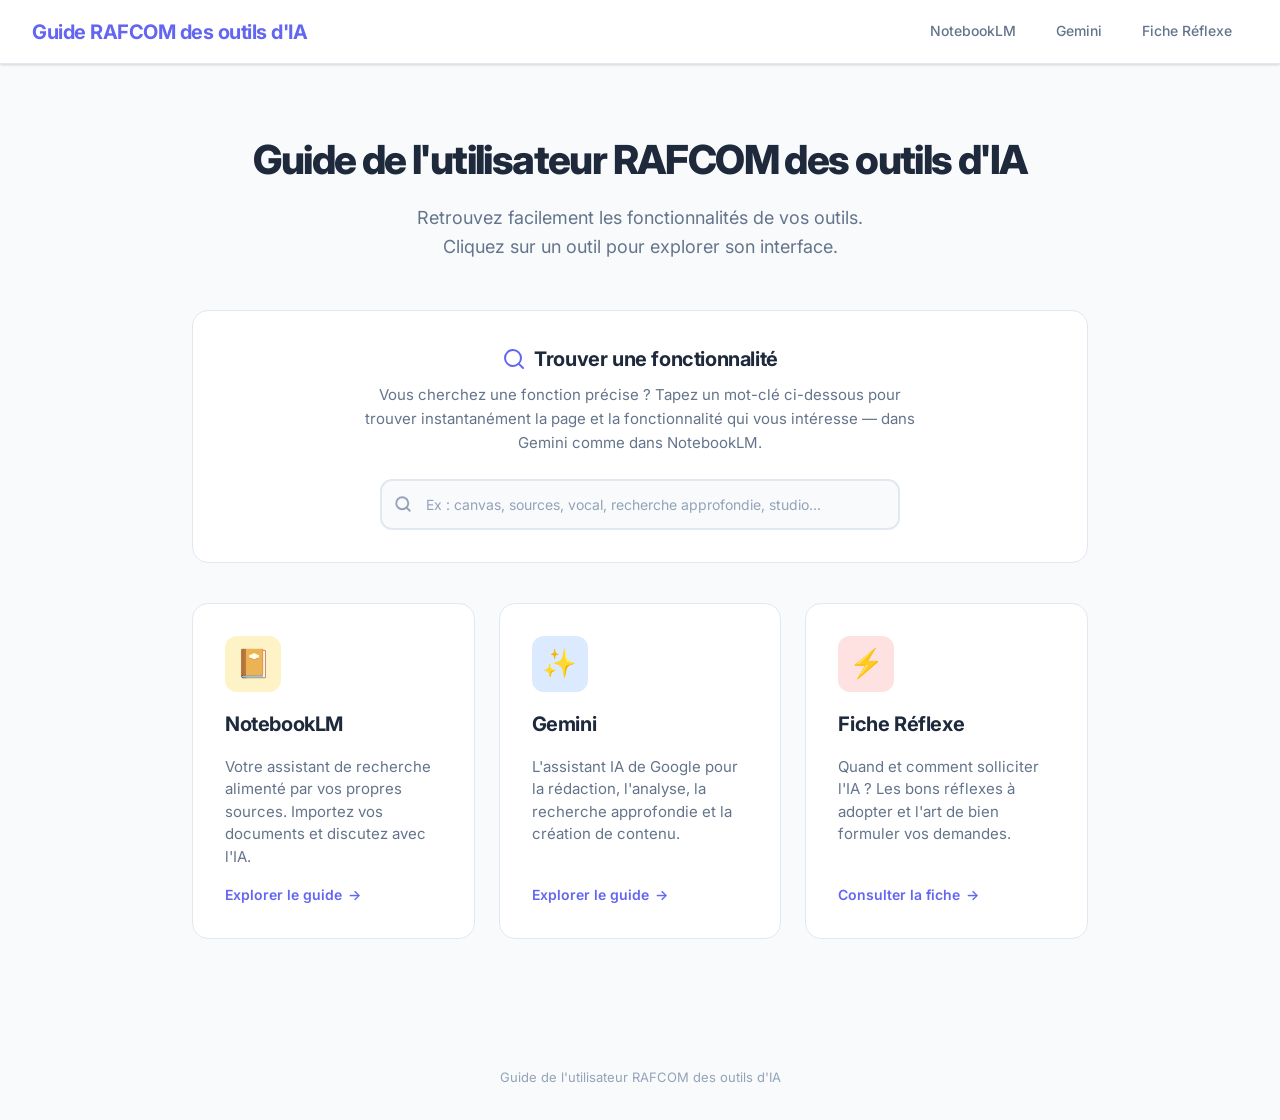
<file: index.html>
<!DOCTYPE html>
<html lang="fr">
<head>
  <meta charset="UTF-8">
  <meta name="viewport" content="width=device-width, initial-scale=1.0">
  <title>Guide RAFCOM des outils d'IA</title>
  <link rel="preconnect" href="https://fonts.googleapis.com">
  <link rel="preconnect" href="https://fonts.gstatic.com" crossorigin>
  <link href="https://fonts.googleapis.com/css2?family=Inter:wght@400;500;600;700;800&display=swap" rel="stylesheet">
  <link rel="stylesheet" href="style.css">
</head>
<body>

  <nav class="navbar">
    <a href="index.html" class="nav-brand">Guide RAFCOM des outils d'IA</a>
    <div class="nav-links">
      <a href="notebooklm.html">NotebookLM</a>
      <a href="gemini.html">Gemini</a>
      <a href="reflex.html">Fiche Réflexe</a>
    </div>
  </nav>

  <main class="landing">
    <section class="hero">
      <h1>Guide de l'utilisateur RAFCOM des outils d'IA</h1>
      <p>Retrouvez facilement les fonctionnalités de vos outils. Cliquez sur un outil pour explorer son interface.</p>
    </section>

    <!-- Recherche rapide -->
    <section class="search-section">
      <div class="search-section-header">
        <svg width="24" height="24" viewBox="0 0 24 24" fill="none" stroke="var(--primary)" stroke-width="2" stroke-linecap="round" stroke-linejoin="round">
          <circle cx="11" cy="11" r="8"/>
          <line x1="21" y1="21" x2="16.65" y2="16.65"/>
        </svg>
        <h2>Trouver une fonctionnalité</h2>
      </div>
      <p class="search-section-desc">Vous cherchez une fonction précise ? Tapez un mot-clé ci-dessous pour trouver instantanément la page et la fonctionnalité qui vous intéresse — dans Gemini comme dans NotebookLM.</p>
      <div class="search-container search-container-landing">
        <div class="search-wrapper">
          <span class="search-icon">
            <svg width="18" height="18" viewBox="0 0 24 24" fill="none" stroke="currentColor" stroke-width="2.5" stroke-linecap="round" stroke-linejoin="round"><circle cx="11" cy="11" r="8"/><line x1="21" y1="21" x2="16.65" y2="16.65"/></svg>
          </span>
          <input type="text" class="search-input" placeholder="Ex : canvas, sources, vocal, recherche approfondie, studio..." aria-label="Rechercher une fonctionnalité">
          <button class="search-clear" aria-label="Effacer">&times;</button>
        </div>
        <div class="search-results"></div>
      </div>
    </section>

    <div class="tools-grid">
      <a href="notebooklm.html" class="tool-card">
        <div class="tool-icon notebooklm">&#128212;</div>
        <h2>NotebookLM</h2>
        <p>Votre assistant de recherche alimenté par vos propres sources. Importez vos documents et discutez avec l'IA.</p>
        <span class="card-link">Explorer le guide <span class="arrow">&rarr;</span></span>
      </a>

      <a href="gemini.html" class="tool-card">
        <div class="tool-icon gemini">&#10024;</div>
        <h2>Gemini</h2>
        <p>L'assistant IA de Google pour la rédaction, l'analyse, la recherche approfondie et la création de contenu.</p>
        <span class="card-link">Explorer le guide <span class="arrow">&rarr;</span></span>
      </a>

      <a href="reflex.html" class="tool-card">
        <div class="tool-icon reflex">&#9889;</div>
        <h2>Fiche Réflexe</h2>
        <p>Quand et comment solliciter l'IA ? Les bons réflexes à adopter et l'art de bien formuler vos demandes.</p>
        <span class="card-link">Consulter la fiche <span class="arrow">&rarr;</span></span>
      </a>
    </div>
  </main>

  <footer class="site-footer">
    Guide de l'utilisateur RAFCOM des outils d'IA
  </footer>

  <script src="search.js"></script>
</body>
</html>
</file>
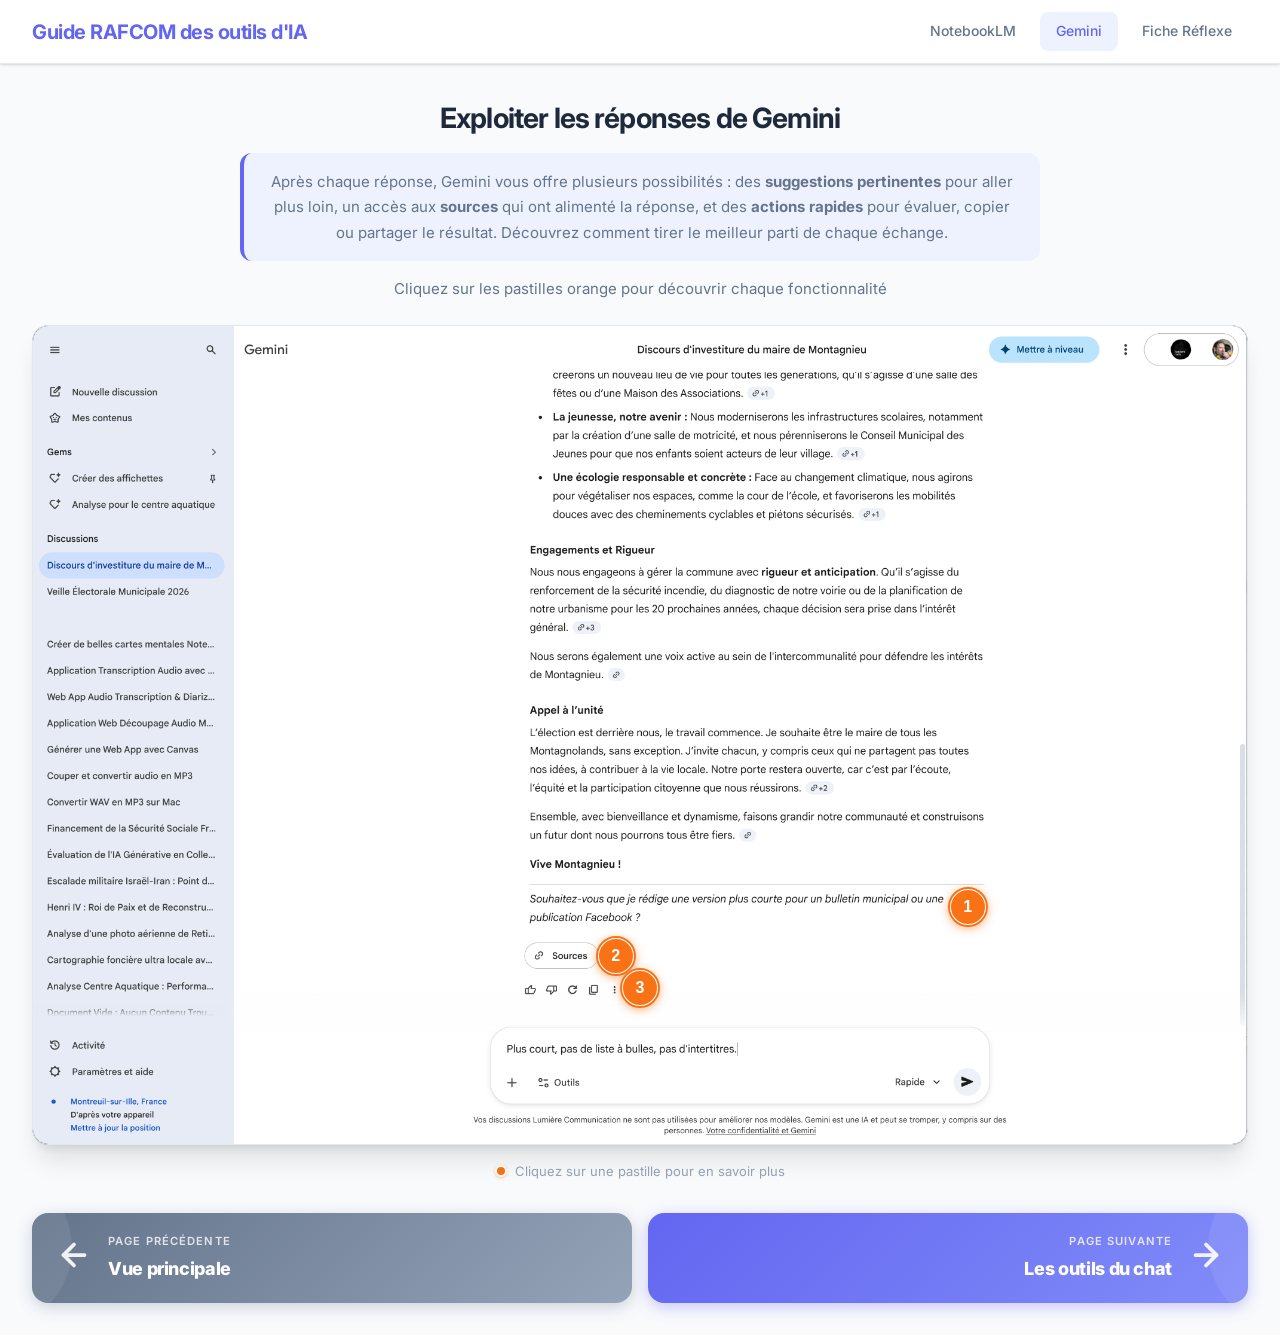
<file: gemini-page2.html>
<!DOCTYPE html>
<html lang="fr">
<head>
  <meta charset="UTF-8">
  <meta name="viewport" content="width=device-width, initial-scale=1.0">
  <title>Gemini - Exploiter les réponses</title>
  <link rel="preconnect" href="https://fonts.googleapis.com">
  <link rel="preconnect" href="https://fonts.gstatic.com" crossorigin>
  <link href="https://fonts.googleapis.com/css2?family=Inter:wght@400;500;600;700;800&display=swap" rel="stylesheet">
  <link rel="stylesheet" href="style.css">
</head>
<body>

  <nav class="navbar">
    <a href="index.html" class="nav-brand">Guide RAFCOM des outils d'IA</a>
    <div class="nav-links">
      <a href="notebooklm.html">NotebookLM</a>
      <a href="gemini.html" class="active">Gemini</a>
      <a href="reflex.html">Fiche Réflexe</a>
    </div>
  </nav>

  <main class="guide-page">
    <div class="guide-header">
      <h1>Exploiter les réponses de Gemini</h1>
      <div class="guide-intro">
        <p>Après chaque réponse, Gemini vous offre plusieurs possibilités : des <strong>suggestions pertinentes</strong> pour aller plus loin, un accès aux <strong>sources</strong> qui ont alimenté la réponse, et des <strong>actions rapides</strong> pour évaluer, copier ou partager le résultat. Découvrez comment tirer le meilleur parti de chaque échange.</p>
      </div>
      <p class="guide-subtitle">Cliquez sur les pastilles orange pour découvrir chaque fonctionnalité</p>
    </div>

    <div class="screenshot-container" id="screenshotContainer">
      <img
        src="images/gemini-actions.png"
        alt="Actions disponibles après une réponse de Gemini"
        class="screenshot-img"
        id="screenshotImg"
      >

      <!-- Zone highlights -->
      <div class="zone-highlight" id="zone-1" style="left: 40%; top: 68%; width: 36%; height: 7%;"></div>
      <div class="zone-highlight" id="zone-2" style="left: 41%; top: 74.5%; width: 6%; height: 4.5%;"></div>
      <div class="zone-highlight" id="zone-3" style="left: 40%; top: 79.5%; width: 9%; height: 3%;"></div>

      <!-- Hotspot 1 : Suggestions de l'IA -->
      <button
        class="hotspot"
        data-hotspot="1"
        data-tooltip="Suggestions de l'IA"
        data-zone="zone-1"
        style="left: 77%; top: 71%;"
        aria-label="Annotation 1 : Suggestions de l'IA"
      >
        <span class="hotspot-number">1</span>
        <span class="hotspot-pulse"></span>
      </button>

      <!-- Hotspot 2 : Bouton Sources -->
      <button
        class="hotspot"
        data-hotspot="2"
        data-tooltip="Bouton Sources"
        data-zone="zone-2"
        style="left: 48%; top: 77%;"
        aria-label="Annotation 2 : Bouton Sources"
      >
        <span class="hotspot-number">2</span>
        <span class="hotspot-pulse"></span>
      </button>

      <!-- Hotspot 3 : Actions sur la réponse -->
      <button
        class="hotspot"
        data-hotspot="3"
        data-tooltip="Actions sur la réponse"
        data-zone="zone-3"
        style="left: 50%; top: 81%;"
        aria-label="Annotation 3 : Actions sur la réponse"
      >
        <span class="hotspot-number">3</span>
        <span class="hotspot-pulse"></span>
      </button>

    </div>

    <div class="legend">
      <span class="legend-dot"></span>
      Cliquez sur une pastille pour en savoir plus
    </div>

    <div class="nav-dual">
      <a href="gemini.html" class="nav-banner nav-banner-prev">
        <div class="nav-banner-arrow">
          <svg width="36" height="36" viewBox="0 0 24 24" fill="none" stroke="currentColor" stroke-width="2.5" stroke-linecap="round" stroke-linejoin="round">
            <path d="M19 12H5"></path>
            <path d="M12 19l-7-7 7-7"></path>
          </svg>
        </div>
        <div class="nav-banner-content">
          <span class="nav-banner-label">Page précédente</span>
          <span class="nav-banner-title">Vue principale</span>
        </div>
      </a>
      <a href="gemini-page3.html" class="nav-banner nav-banner-next">
        <div class="nav-banner-content" style="text-align: right;">
          <span class="nav-banner-label">Page suivante</span>
          <span class="nav-banner-title">Les outils du chat</span>
        </div>
        <div class="nav-banner-arrow">
          <svg width="36" height="36" viewBox="0 0 24 24" fill="none" stroke="currentColor" stroke-width="2.5" stroke-linecap="round" stroke-linejoin="round">
            <path d="M5 12h14"></path>
            <path d="M12 5l7 7-7 7"></path>
          </svg>
        </div>
      </a>
    </div>
  </main>

  <!-- Modal -->
  <div class="modal-overlay" id="modalOverlay">
    <div class="modal" id="modal">
      <div class="modal-inner">
        <button class="modal-close" id="modalClose" aria-label="Fermer">&times;</button>
        <div class="modal-header">
          <span class="modal-badge" id="modalBadge">1</span>
          <h2 class="modal-title" id="modalTitle"></h2>
        </div>
        <div class="modal-body" id="modalBody"></div>
      </div>
      <div class="modal-footer" id="modalFooter"></div>
    </div>
  </div>

  <!-- Contenu des annotations -->
  <script>
    const pageContent = {
      1: {
        title: "Suggestions de l'IA",
        body: `
          <p>Après chaque réponse, Gemini peut vous proposer des <strong>suggestions de suivi</strong>. Ce sont des pistes que l'IA identifie comme potentiellement utiles en fonction de votre conversation.</p>

          <h3>Pourquoi c'est précieux</h3>
          <ul>
            <li><strong>Des idées auxquelles vous n'auriez pas pensé</strong> : ici, Gemini propose de rédiger une version plus courte pour le bulletin municipal ou une publication Facebook. Ce sont des prolongements concrets et utiles de votre demande initiale</li>
            <li><strong>Un gain de temps</strong> : au lieu de reformuler vous-même, cliquez simplement sur la suggestion pour que Gemini enchaîne directement</li>
            <li><strong>Une exploration guidée</strong> : les suggestions vous aident à explorer différents angles ou formats que vous n'aviez pas envisagés</li>
          </ul>

          <h3>Comment les utiliser</h3>
          <ul>
            <li><strong>Cliquez sur la suggestion</strong> pour que Gemini la traite immédiatement</li>
            <li>Vous pouvez aussi <strong>reformuler la suggestion</strong> dans la barre de prompt pour l'adapter à vos besoins</li>
            <li>Les suggestions varient selon le contexte : elles peuvent proposer des résumés, des traductions, des reformulations, des analyses complémentaires...</li>
          </ul>

          <div class="highlight-box">
            <strong>Astuce :</strong> n'hésitez pas à explorer les suggestions, même si elles ne correspondent pas exactement à ce que vous cherchez. Elles peuvent ouvrir des pistes intéressantes et enrichir votre réflexion.
          </div>
        `,
        footer: ''
      },
      2: {
        title: "Bouton Sources",
        body: `
          <p>Le bouton <strong>« Sources »</strong> vous permet d'accéder aux <strong>références</strong> que Gemini a utilisées pour construire sa réponse.</p>

          <h3>Ce que vous y trouverez</h3>
          <ul>
            <li><strong>Des liens vers des sites web</strong> : articles, pages officielles, ressources en ligne que Gemini a consultés pour élaborer sa réponse</li>
            <li><strong>Des extraits contextuels</strong> : pour chaque source, un court aperçu vous permet de juger rapidement de sa pertinence</li>
            <li><strong>La traçabilité</strong> : vous pouvez vérifier les informations fournies en consultant directement les sources originales</li>
          </ul>

          <h3>Pourquoi consulter les sources ?</h3>
          <ul>
            <li><strong>Vérifier l'information</strong> : Gemini s'appuie sur ses connaissances générales, il est toujours bon de recouper avec les sources</li>
            <li><strong>Approfondir un sujet</strong> : les sources vous donnent accès à des contenus plus détaillés que la réponse synthétique de Gemini</li>
            <li><strong>Citer vos références</strong> : si vous réutilisez la réponse dans un document officiel, vous pouvez mentionner les sources consultées</li>
          </ul>

          <div class="highlight-box">
            <strong>Bon à savoir :</strong> les sources ne sont pas toujours disponibles pour chaque réponse. Quand elles le sont, le bouton « Sources » apparaît sous la réponse avec le nombre de références trouvées.
          </div>
        `,
        footer: ''
      },
      3: {
        title: "Actions sur la réponse",
        body: `
          <p>Sous chaque réponse de Gemini, une série de <strong>boutons d'action</strong> vous permet d'interagir avec le contenu généré.</p>

          <h3>Les actions disponibles</h3>
          <ul>
            <li><strong>👍 Pouce haut</strong> : signalez que la réponse est utile et pertinente. Cela aide Gemini à s'améliorer</li>
            <li><strong>👎 Pouce bas</strong> : indiquez que la réponse n'est pas satisfaisante. Vous pouvez préciser pourquoi (inexacte, incomplète, hors sujet...)</li>
            <li><strong>Copier</strong> : copiez l'intégralité de la réponse dans votre presse-papiers pour la coller dans un document, un mail ou un autre outil</li>
            <li><strong>Exporter vers Google Docs</strong> : envoyez la réponse directement dans un Google Doc. Cela vous place dans un véritable environnement de traitement de texte où vous pouvez travailler la mise en page, ajuster la mise en forme, ajouter des images et peaufiner le document avant de le diffuser</li>
            <li><strong>Régénérer</strong> : demandez à Gemini de produire une nouvelle version de la réponse si la première ne vous convient pas</li>
          </ul>

          <h3>Les évaluations comptent</h3>
          <p>Prendre quelques secondes pour évaluer les réponses (pouce haut ou bas) permet à Google d'améliorer Gemini. C'est un geste simple qui contribue à rendre l'outil plus performant pour tout le monde.</p>

          <div class="highlight-box">
            <strong>Astuce :</strong> l'export vers <strong>Google Docs</strong> est particulièrement puissant. Gemini formate ses réponses avec des titres, des listes et du texte en gras — et toute cette mise en forme est conservée dans le document. Vous passez ainsi de l'IA au traitement de texte en un clic, prêt à finaliser votre courrier, note de synthèse ou rapport.
          </div>
        `,
        footer: ''
      }
    };
  </script>
  <script src="script.js"></script>

</body>
</html>
</file>
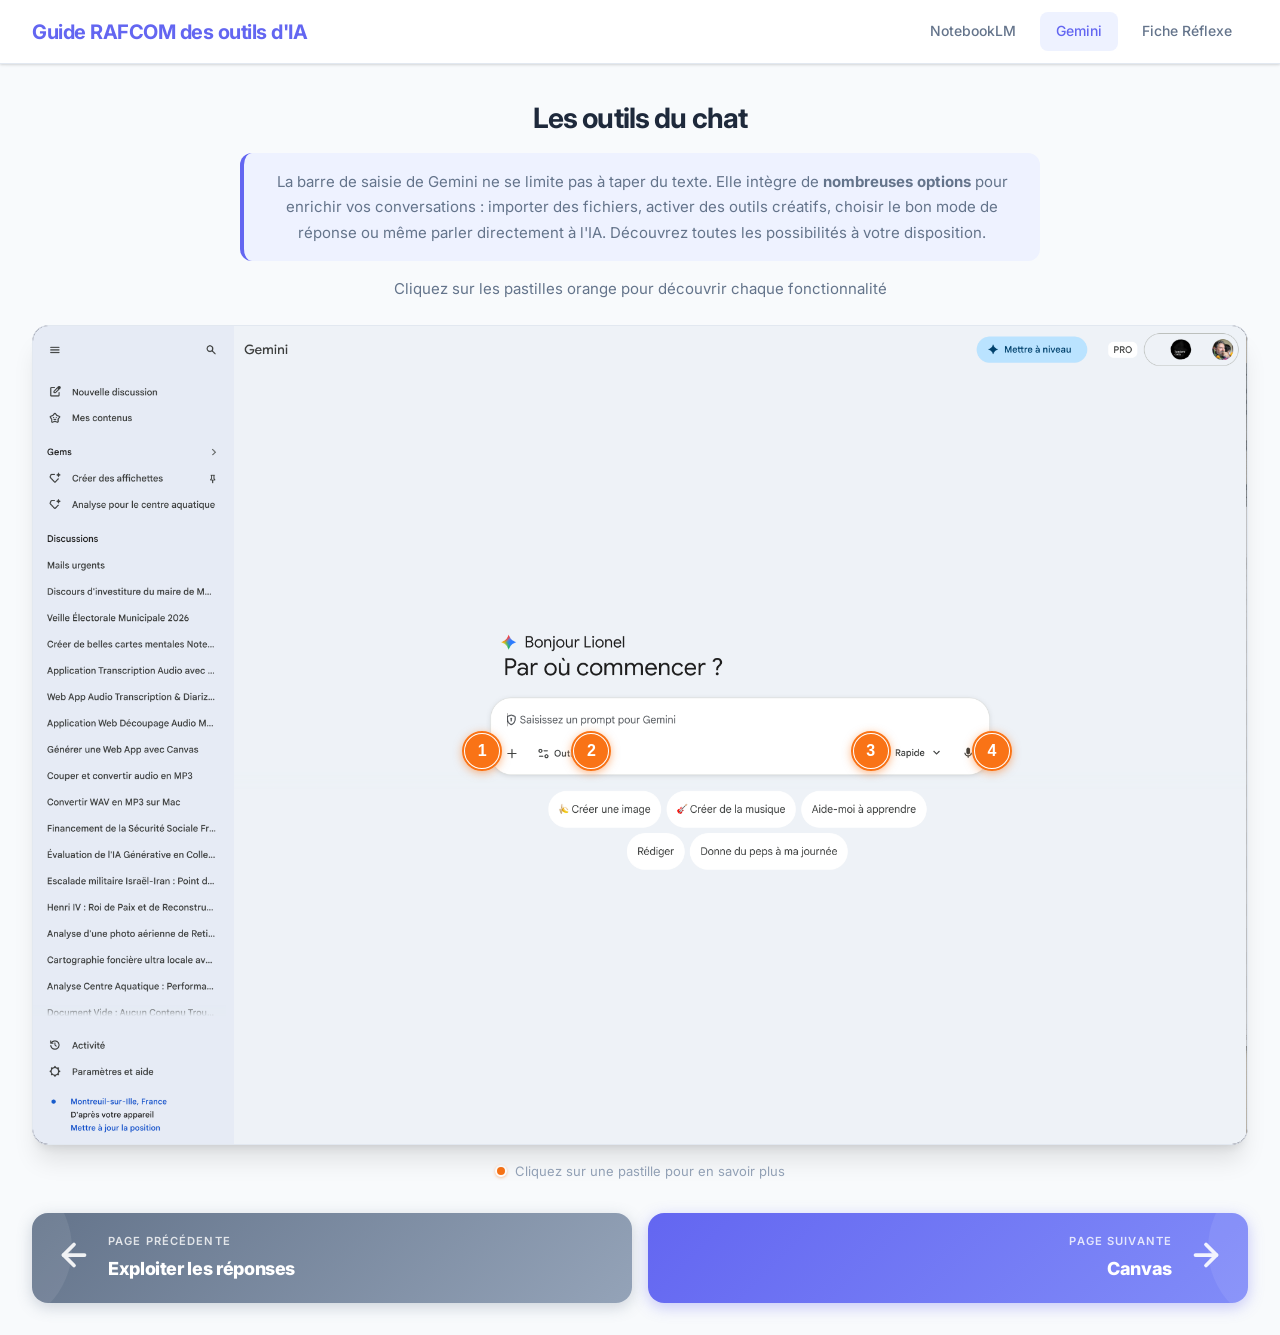
<file: gemini-page3.html>
<!DOCTYPE html>
<html lang="fr">
<head>
  <meta charset="UTF-8">
  <meta name="viewport" content="width=device-width, initial-scale=1.0">
  <title>Gemini - Les outils du chat</title>
  <link rel="preconnect" href="https://fonts.googleapis.com">
  <link rel="preconnect" href="https://fonts.gstatic.com" crossorigin>
  <link href="https://fonts.googleapis.com/css2?family=Inter:wght@400;500;600;700;800&display=swap" rel="stylesheet">
  <link rel="stylesheet" href="style.css">
</head>
<body>

  <nav class="navbar">
    <a href="index.html" class="nav-brand">Guide RAFCOM des outils d'IA</a>
    <div class="nav-links">
      <a href="notebooklm.html">NotebookLM</a>
      <a href="gemini.html" class="active">Gemini</a>
      <a href="reflex.html">Fiche Réflexe</a>
    </div>
  </nav>

  <main class="guide-page">
    <div class="guide-header">
      <h1>Les outils du chat</h1>
      <div class="guide-intro">
        <p>La barre de saisie de Gemini ne se limite pas à taper du texte. Elle intègre de <strong>nombreuses options</strong> pour enrichir vos conversations : importer des fichiers, activer des outils créatifs, choisir le bon mode de réponse ou même parler directement à l'IA. Découvrez toutes les possibilités à votre disposition.</p>
      </div>
      <p class="guide-subtitle">Cliquez sur les pastilles orange pour découvrir chaque fonctionnalité</p>
    </div>

    <div class="screenshot-container" id="screenshotContainer">
      <img
        src="images/gemini-tools.png"
        alt="Barre de saisie et options du chat Gemini"
        class="screenshot-img"
        id="screenshotImg"
      >

      <!-- Hotspot 1 : Ajouter des fichiers (+) — à gauche du symbole + -->
      <button
        class="hotspot"
        data-hotspot="1"
        data-tooltip="Ajouter des fichiers"
        style="left: 37%; top: 52%;"
        aria-label="Annotation 1 : Ajouter des fichiers"
      >
        <span class="hotspot-number">1</span>
        <span class="hotspot-pulse"></span>
      </button>

      <!-- Hotspot 2 : Outils — à droite du champ Outils -->
      <button
        class="hotspot"
        data-hotspot="2"
        data-tooltip="Outils"
        style="left: 46%; top: 52%;"
        aria-label="Annotation 2 : Outils"
      >
        <span class="hotspot-number">2</span>
        <span class="hotspot-pulse"></span>
      </button>

      <!-- Hotspot 3 : Sélecteur de modèle — juste à gauche de "Rapide" -->
      <button
        class="hotspot"
        data-hotspot="3"
        data-tooltip="Sélecteur de modèle"
        style="left: 69%; top: 52%;"
        aria-label="Annotation 3 : Sélecteur de modèle"
      >
        <span class="hotspot-number">3</span>
        <span class="hotspot-pulse"></span>
      </button>

      <!-- Hotspot 4 : Micro — à droite du micro -->
      <button
        class="hotspot"
        data-hotspot="4"
        data-tooltip="Entrée vocale"
        style="left: 79%; top: 52%;"
        aria-label="Annotation 4 : Entrée vocale"
      >
        <span class="hotspot-number">4</span>
        <span class="hotspot-pulse"></span>
      </button>

    </div>

    <div class="legend">
      <span class="legend-dot"></span>
      Cliquez sur une pastille pour en savoir plus
    </div>

    <div class="nav-dual">
      <a href="gemini-page2.html" class="nav-banner nav-banner-prev">
        <div class="nav-banner-arrow">
          <svg width="36" height="36" viewBox="0 0 24 24" fill="none" stroke="currentColor" stroke-width="2.5" stroke-linecap="round" stroke-linejoin="round">
            <path d="M19 12H5"></path>
            <path d="M12 19l-7-7 7-7"></path>
          </svg>
        </div>
        <div class="nav-banner-content">
          <span class="nav-banner-label">Page précédente</span>
          <span class="nav-banner-title">Exploiter les réponses</span>
        </div>
      </a>
      <a href="gemini-page4.html" class="nav-banner nav-banner-next">
        <div class="nav-banner-content" style="text-align: right;">
          <span class="nav-banner-label">Page suivante</span>
          <span class="nav-banner-title">Canvas</span>
        </div>
        <div class="nav-banner-arrow">
          <svg width="36" height="36" viewBox="0 0 24 24" fill="none" stroke="currentColor" stroke-width="2.5" stroke-linecap="round" stroke-linejoin="round">
            <path d="M5 12h14"></path>
            <path d="M12 5l7 7-7 7"></path>
          </svg>
        </div>
      </a>
    </div>
  </main>

  <!-- Modal -->
  <div class="modal-overlay" id="modalOverlay">
    <div class="modal" id="modal">
      <div class="modal-inner">
        <button class="modal-close" id="modalClose" aria-label="Fermer">&times;</button>
        <div class="modal-header">
          <span class="modal-badge" id="modalBadge">1</span>
          <h2 class="modal-title" id="modalTitle"></h2>
        </div>
        <div class="modal-body" id="modalBody"></div>
      </div>
      <div class="modal-footer" id="modalFooter"></div>
    </div>
  </div>

  <!-- Contenu des annotations -->
  <script>
    const pageContent = {
      1: {
        title: "Ajouter des fichiers",
        body: `
          <p>Le bouton <strong>« + »</strong> à gauche de la barre de saisie ouvre un menu qui vous permet d'enrichir votre conversation avec des fichiers et des sources externes.</p>

          <h3>Les options d'import</h3>
          <ul>
            <li><strong>Importer depuis l'ordinateur</strong> : ajoutez un PDF, une image, un tableur ou tout autre fichier stocké sur votre poste pour que Gemini l'analyse</li>
            <li><strong>Ajouter depuis Google Drive</strong> : accédez directement à vos fichiers Drive (documents, feuilles de calcul, présentations) sans quitter Gemini</li>
            <li><strong>Importer du code</strong> : collez ou importez du code source pour que Gemini vous aide à le comprendre, le corriger ou l'améliorer</li>
          </ul>

          <h3>Appeler NotebookLM comme source</h3>
          <p>C'est l'une des options les plus puissantes : vous pouvez <strong>connecter un carnet NotebookLM</strong> directement à votre conversation Gemini.</p>
          <ul>
            <li>Gemini vous propose de <strong>choisir parmi vos carnets NotebookLM</strong> existants</li>
            <li>Une fois le carnet sélectionné, Gemini répond <strong>à partir des sources que vous avez collectées</strong> dans ce carnet (vos PDF, sites web, audio, vidéos...)</li>
            <li>C'est un excellent moyen de combiner la <strong>puissance conversationnelle de Gemini</strong> avec la <strong>rigueur documentaire de NotebookLM</strong></li>
          </ul>

          <div class="highlight-box">
            <strong>Exemple concret :</strong> vous avez un carnet NotebookLM contenant tous les documents sur le PLU de votre commune. En le connectant à Gemini, vous pouvez lui demander « Quelles sont les zones constructibles selon le PLU ? » et obtenir une réponse basée sur vos propres documents.
          </div>
        `,
        footer: ''
      },
      2: {
        title: "Outils",
        body: `
          <p>Le champ <strong>« Outils »</strong> vous donne accès à des fonctionnalités spécialisées qui vont bien au-delà de la simple conversation textuelle.</p>

          <h3>Les outils disponibles</h3>
          <ul>
            <li><strong>Créer des images</strong> : générez des visuels à partir d'une description textuelle. Utile pour illustrer un document, créer un visuel pour les réseaux sociaux ou préparer un support de communication</li>
            <li><strong>Recherche approfondie</strong> : Gemini effectue une recherche web étendue et produit un rapport structuré et sourcé sur le sujet demandé. Idéal pour explorer un thème en profondeur</li>
            <li><strong>Créer des vidéos</strong> : générez de courtes vidéos à partir d'instructions textuelles, utiles pour la communication ou la pédagogie</li>
            <li><strong>Créer de la musique</strong> : composez des morceaux ou des ambiances sonores à partir d'une description</li>
            <li><strong>Apprentissage guidé</strong> : activez un mode pédagogique où l'IA vous accompagne pas à pas pour apprendre un sujet, avec des explications progressives et des exercices</li>
          </ul>

          <h3>Et Canvas ?</h3>
          <p>Vous remarquerez aussi le bouton <strong>Canvas</strong> dans la barre. C'est un espace de travail collaboratif où Gemini et vous pouvez éditer ensemble un document ou du code en temps réel. Nous l'explorerons en détail dans la <strong>page suivante</strong>.</p>

          <div class="highlight-box">
            <strong>Bon à savoir :</strong> vous n'avez pas besoin d'activer manuellement ces outils pour les utiliser. Vous pouvez simplement formuler votre demande (« Génère-moi une image de... ») et Gemini activera l'outil approprié automatiquement. Le menu « Outils » est là pour vous rappeler ce qui est disponible.
          </div>
        `,
        footer: ''
      },
      3: {
        title: "Sélecteur de modèle",
        body: `
          <p>À droite de la barre de saisie, vous pouvez choisir le <strong>mode de fonctionnement</strong> de Gemini. Gemini 3 propose trois modes adaptés à différents besoins.</p>

          <h3>Les trois modes de Gemini 3</h3>
          <ul>
            <li><strong>Rapide</strong> : répond rapidement aux questions courantes (résumés, rédaction, traductions, recherche d'informations). C'est le mode idéal pour la plupart des usages quotidiens</li>
            <li><strong>Raisonnement</strong> : prend le temps de réfléchir pour résoudre les <strong>problèmes complexes</strong> (analyse approfondie, planification, comparaison de scénarios, synthèses multifactorielles)</li>
            <li><strong>Pro</strong> (3.1 Pro) : le modèle le plus avancé, spécialisé dans les <strong>mathématiques et le code avancé</strong></li>
          </ul>

          <div class="highlight-box">
            <strong>Conseil :</strong> pour la grande majorité de vos besoins, le mode <strong>Rapide</strong> suffit largement. Le mode <strong>Raisonnement</strong> est utile quand vous avez besoin d'une analyse vraiment poussée. Le mode <strong>Pro</strong> est destiné aux usages techniques.
          </div>
        `,
        footer: ''
      },
      4: {
        title: "Entrée vocale",
        body: `
          <p>Le bouton <strong>micro</strong> vous permet de <strong>parler directement à Gemini</strong> au lieu de taper votre question.</p>

          <h3>Comment ça fonctionne</h3>
          <ul>
            <li><strong>Cliquez sur le micro</strong> : Gemini active la reconnaissance vocale et écoute votre demande</li>
            <li><strong>Parlez naturellement</strong> : formulez votre question ou instruction comme vous le feriez à l'oral</li>
            <li>Votre parole est <strong>automatiquement transcrite</strong> en texte dans la barre de saisie</li>
            <li>Vous pouvez <strong>relire et corriger</strong> le texte avant de l'envoyer, ou l'envoyer directement</li>
          </ul>

          <h3>Pourquoi utiliser la voix ?</h3>
          <ul>
            <li><strong>Une expérience plus fluide</strong> : parler est souvent plus rapide que taper, surtout pour des demandes longues ou détaillées</li>
            <li><strong>Plus naturel</strong> : formuler une demande à voix haute vous aide parfois à mieux structurer votre pensée</li>
            <li><strong>Pratique en déplacement</strong> : sur mobile ou tablette, la dictée vocale est bien plus confortable que le clavier</li>
          </ul>

          <div class="highlight-box">
            <strong>Astuce :</strong> n'hésitez pas à être aussi précis à l'oral qu'à l'écrit. Gemini comprend très bien les instructions détaillées dictées vocalement. Vous pouvez dire par exemple : « Rédige un courrier aux habitants pour les informer des travaux de voirie, sur un ton formel et rassurant ».
          </div>
        `,
        footer: ''
      }
    };
  </script>
  <script src="script.js"></script>

</body>
</html>
</file>
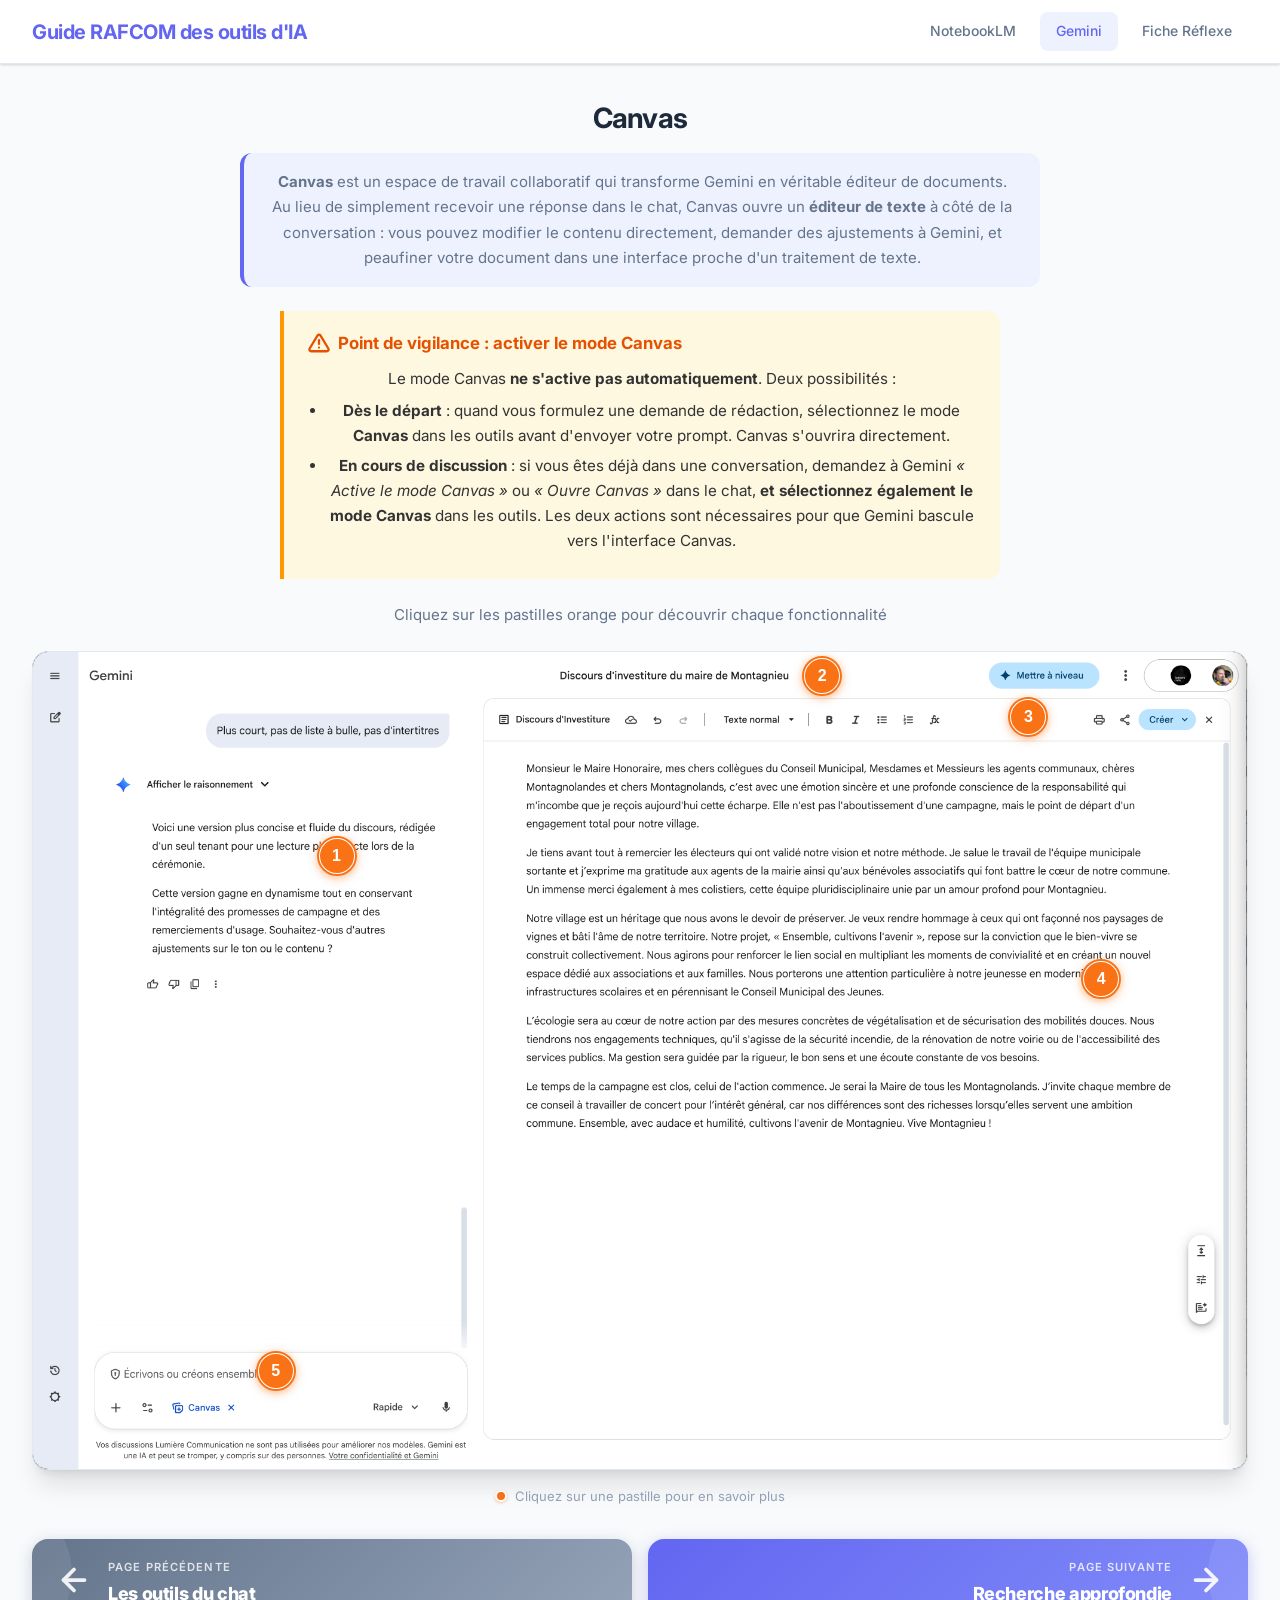
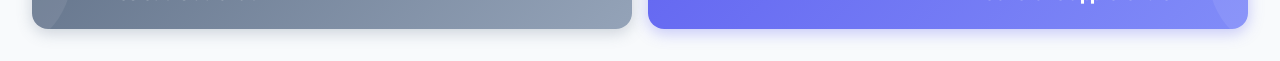
<file: gemini-page4.html>
<!DOCTYPE html>
<html lang="fr">
<head>
  <meta charset="UTF-8">
  <meta name="viewport" content="width=device-width, initial-scale=1.0">
  <title>Gemini - Canvas</title>
  <link rel="preconnect" href="https://fonts.googleapis.com">
  <link rel="preconnect" href="https://fonts.gstatic.com" crossorigin>
  <link href="https://fonts.googleapis.com/css2?family=Inter:wght@400;500;600;700;800&display=swap" rel="stylesheet">
  <link rel="stylesheet" href="style.css">
  <style>
    .vigilance-box {
      background: #fff8e1;
      border-left: 4px solid #ff9800;
      padding: 1.2rem 1.5rem;
      border-radius: 0 12px 12px 0;
      margin: 1.5rem auto;
      max-width: 720px;
    }
    .vigilance-box .vigilance-header {
      display: flex;
      align-items: center;
      gap: 8px;
      margin-bottom: 0.6rem;
      font-weight: 700;
      color: #e65100;
      font-size: 1.05rem;
    }
    .vigilance-box .vigilance-header svg {
      flex-shrink: 0;
    }
    .vigilance-box p,
    .vigilance-box ul {
      margin: 0.4rem 0;
      font-size: 0.95rem;
      line-height: 1.65;
      color: #333;
    }
    .vigilance-box ul {
      padding-left: 1.2rem;
    }
    .vigilance-box li {
      margin-bottom: 0.3rem;
    }
  </style>
</head>
<body>

  <nav class="navbar">
    <a href="index.html" class="nav-brand">Guide RAFCOM des outils d'IA</a>
    <div class="nav-links">
      <a href="notebooklm.html">NotebookLM</a>
      <a href="gemini.html" class="active">Gemini</a>
      <a href="reflex.html">Fiche Réflexe</a>
    </div>
  </nav>

  <main class="guide-page">
    <div class="guide-header">
      <h1>Canvas</h1>
      <div class="guide-intro">
        <p><strong>Canvas</strong> est un espace de travail collaboratif qui transforme Gemini en véritable éditeur de documents. Au lieu de simplement recevoir une réponse dans le chat, Canvas ouvre un <strong>éditeur de texte</strong> à côté de la conversation : vous pouvez modifier le contenu directement, demander des ajustements à Gemini, et peaufiner votre document dans une interface proche d'un traitement de texte.</p>
      </div>

      <div class="vigilance-box">
        <div class="vigilance-header">
          <svg width="22" height="22" viewBox="0 0 24 24" fill="none" stroke="#e65100" stroke-width="2.5" stroke-linecap="round" stroke-linejoin="round">
            <path d="M10.29 3.86L1.82 18a2 2 0 001.71 3h16.94a2 2 0 001.71-3L13.71 3.86a2 2 0 00-3.42 0z"/>
            <line x1="12" y1="9" x2="12" y2="13"/>
            <line x1="12" y1="17" x2="12.01" y2="17"/>
          </svg>
          Point de vigilance : activer le mode Canvas
        </div>
        <p>Le mode Canvas <strong>ne s'active pas automatiquement</strong>. Deux possibilités :</p>
        <ul>
          <li><strong>Dès le départ</strong> : quand vous formulez une demande de rédaction, sélectionnez le mode <strong>Canvas</strong> dans les outils avant d'envoyer votre prompt. Canvas s'ouvrira directement.</li>
          <li><strong>En cours de discussion</strong> : si vous êtes déjà dans une conversation, demandez à Gemini <em>« Active le mode Canvas »</em> ou <em>« Ouvre Canvas »</em> dans le chat, <strong>et sélectionnez également le mode Canvas</strong> dans les outils. Les deux actions sont nécessaires pour que Gemini bascule vers l'interface Canvas.</li>
        </ul>
      </div>

      <p class="guide-subtitle">Cliquez sur les pastilles orange pour découvrir chaque fonctionnalité</p>
    </div>

    <div class="screenshot-container" id="screenshotContainer">
      <img
        src="images/gemini-canvas.png"
        alt="Interface Canvas de Gemini avec le chat à gauche et l'éditeur de document à droite"
        class="screenshot-img"
        id="screenshotImg"
      >

      <!-- Zone highlights -->
      <div class="zone-highlight" id="zone-1" style="left: 4%; top: 0%; width: 33%; height: 83%;"></div>
      <div class="zone-highlight" id="zone-2" style="left: 43%; top: 0%; width: 55%; height: 6%;"></div>
      <div class="zone-highlight" id="zone-3" style="left: 37%; top: 6%; width: 61%; height: 5%;"></div>
      <div class="zone-highlight" id="zone-4" style="left: 37%; top: 11%; width: 61%; height: 55%;"></div>
      <div class="zone-highlight" id="zone-5" style="left: 4%; top: 84%; width: 33%; height: 13%;"></div>

      <!-- Hotspot 1 : Le panneau de conversation (chat à gauche) -->
      <button
        class="hotspot"
        data-hotspot="1"
        data-tooltip="Le panneau de conversation"
        data-zone="zone-1"
        style="left: 25%; top: 25%;"
        aria-label="Annotation 1 : Le panneau de conversation"
      >
        <span class="hotspot-number">1</span>
        <span class="hotspot-pulse"></span>
      </button>

      <!-- Hotspot 2 : L'en-tête du document Canvas -->
      <button
        class="hotspot"
        data-hotspot="2"
        data-tooltip="L'en-tête du document"
        data-zone="zone-2"
        style="left: 65%; top: 3%;"
        aria-label="Annotation 2 : L'en-tête du document"
      >
        <span class="hotspot-number">2</span>
        <span class="hotspot-pulse"></span>
      </button>

      <!-- Hotspot 3 : La barre de mise en forme -->
      <button
        class="hotspot"
        data-hotspot="3"
        data-tooltip="La barre de mise en forme"
        data-zone="zone-3"
        style="left: 82%; top: 8%;"
        aria-label="Annotation 3 : La barre de mise en forme"
      >
        <span class="hotspot-number">3</span>
        <span class="hotspot-pulse"></span>
      </button>

      <!-- Hotspot 4 : La zone d'édition collaborative -->
      <button
        class="hotspot"
        data-hotspot="4"
        data-tooltip="La zone d'édition"
        data-zone="zone-4"
        style="left: 88%; top: 40%;"
        aria-label="Annotation 4 : La zone d'édition collaborative"
      >
        <span class="hotspot-number">4</span>
        <span class="hotspot-pulse"></span>
      </button>

      <!-- Hotspot 5 : Piloter les modifications depuis le chat -->
      <button
        class="hotspot"
        data-hotspot="5"
        data-tooltip="Piloter les modifications"
        data-zone="zone-5"
        style="left: 20%; top: 88%;"
        aria-label="Annotation 5 : Piloter les modifications depuis le chat"
      >
        <span class="hotspot-number">5</span>
        <span class="hotspot-pulse"></span>
      </button>

    </div>

    <div class="legend">
      <span class="legend-dot"></span>
      Cliquez sur une pastille pour en savoir plus
    </div>

    <div class="nav-dual">
      <a href="gemini-page3.html" class="nav-banner nav-banner-prev">
        <div class="nav-banner-arrow">
          <svg width="36" height="36" viewBox="0 0 24 24" fill="none" stroke="currentColor" stroke-width="2.5" stroke-linecap="round" stroke-linejoin="round">
            <path d="M19 12H5"></path>
            <path d="M12 19l-7-7 7-7"></path>
          </svg>
        </div>
        <div class="nav-banner-content">
          <span class="nav-banner-label">Page précédente</span>
          <span class="nav-banner-title">Les outils du chat</span>
        </div>
      </a>
      <a href="gemini-page5.html" class="nav-banner nav-banner-next">
        <div class="nav-banner-content" style="text-align: right;">
          <span class="nav-banner-label">Page suivante</span>
          <span class="nav-banner-title">Recherche approfondie</span>
        </div>
        <div class="nav-banner-arrow">
          <svg width="36" height="36" viewBox="0 0 24 24" fill="none" stroke="currentColor" stroke-width="2.5" stroke-linecap="round" stroke-linejoin="round">
            <path d="M5 12h14"></path>
            <path d="M12 5l7 7-7 7"></path>
          </svg>
        </div>
      </a>
    </div>
  </main>

  <!-- Modal -->
  <div class="modal-overlay" id="modalOverlay">
    <div class="modal" id="modal">
      <div class="modal-inner">
        <button class="modal-close" id="modalClose" aria-label="Fermer">&times;</button>
        <div class="modal-header">
          <span class="modal-badge" id="modalBadge">1</span>
          <h2 class="modal-title" id="modalTitle"></h2>
        </div>
        <div class="modal-body" id="modalBody"></div>
      </div>
      <div class="modal-footer" id="modalFooter"></div>
    </div>
  </div>

  <!-- Contenu des annotations -->
  <script>
    const pageContent = {
      1: {
        title: "Le panneau de conversation",
        body: `
          <p>La partie gauche de l'écran conserve votre <strong>conversation avec Gemini</strong>. C'est l'endroit où vous dialoguez avec l'IA pour construire et améliorer votre document.</p>

          <h3>Un dialogue au service du document</h3>
          <ul>
            <li>Chaque message que vous envoyez ici peut <strong>modifier le document</strong> dans la partie droite</li>
            <li>Vous pouvez demander des ajustements ciblés : <em>« Raccourcis le deuxième paragraphe »</em>, <em>« Ajoute une introduction »</em>, <em>« Reformule de manière plus formelle »</em></li>
            <li>Gemini applique les changements <strong>directement dans le document</strong>, en temps réel</li>
          </ul>

          <h3>L'historique de vos échanges</h3>
          <p>Toutes vos demandes et les réponses de Gemini restent visibles dans le fil de conversation. Cela vous permet de <strong>suivre l'évolution du document</strong> et de comprendre les modifications apportées.</p>

          <div class="highlight-box">
            <strong>Astuce :</strong> pensez au panneau de conversation comme à un collaborateur à qui vous donnez des instructions. Plus vos consignes sont précises, meilleur sera le résultat dans le document.
          </div>
        `,
        footer: ''
      },
      2: {
        title: "L'en-tête du document",
        body: `
          <p>En haut de la zone Canvas, vous trouvez <strong>l'en-tête du document</strong> avec le titre et les contrôles principaux.</p>

          <h3>Le titre du document</h3>
          <ul>
            <li>Canvas <strong>génère automatiquement un titre</strong> en fonction de votre demande initiale</li>
            <li>Vous pouvez le modifier à tout moment en cliquant dessus</li>
            <li>Le titre vous aide à retrouver votre document si vous y revenez plus tard</li>
          </ul>

          <h3>Les contrôles de l'en-tête</h3>
          <ul>
            <li><strong>Bouton de partage</strong> : partagez votre document Canvas avec d'autres personnes via un lien</li>
            <li><strong>Options supplémentaires</strong> : accédez à des actions comme copier le contenu, exporter vers Google Docs ou télécharger le document</li>
          </ul>

          <div class="highlight-box">
            <strong>Bon à savoir :</strong> l'export vers <strong>Google Docs</strong> est particulièrement utile. Il transforme votre travail Canvas en un document Google Docs complet, avec toute la mise en forme conservée, prêt à être partagé ou imprimé.
          </div>
        `,
        footer: ''
      },
      3: {
        title: "La barre de mise en forme",
        body: `
          <p>Canvas intègre une <strong>barre d'outils de mise en forme</strong> similaire à celle d'un traitement de texte classique. C'est ce qui distingue Canvas d'une simple réponse de chat.</p>

          <h3>Les outils disponibles</h3>
          <ul>
            <li><strong>Styles de texte</strong> : titres de différents niveaux, paragraphes normaux, citations</li>
            <li><strong>Mise en forme</strong> : gras, italique, souligné pour mettre en valeur vos passages importants</li>
            <li><strong>Listes</strong> : listes à puces ou numérotées pour structurer votre contenu</li>
            <li><strong>Liens</strong> : insérez des liens hypertexte dans votre document</li>
          </ul>

          <h3>Un vrai éditeur de texte</h3>
          <p>Contrairement aux réponses classiques du chat, Canvas vous offre un <strong>environnement d'édition complet</strong>. Vous pouvez sélectionner du texte, le mettre en forme, le réorganiser — exactement comme dans Google Docs ou Word.</p>

          <div class="highlight-box">
            <strong>Conseil :</strong> vous n'êtes pas obligé de tout formater manuellement. Vous pouvez aussi demander à Gemini de le faire pour vous : <em>« Mets le titre en gras et ajoute des puces pour les trois points clés »</em>.
          </div>
        `,
        footer: ''
      },
      4: {
        title: "La zone d'édition collaborative",
        body: `
          <p>C'est le cœur de Canvas : la <strong>zone d'édition</strong> où votre document prend forme. Ici, Gemini et vous travaillez ensemble sur le même texte.</p>

          <h3>Comment ça fonctionne</h3>
          <ul>
            <li><strong>Gemini génère le contenu</strong> en réponse à vos demandes et le place directement dans cette zone</li>
            <li>Vous pouvez <strong>cliquer n'importe où dans le texte</strong> pour le modifier directement, comme dans un document classique</li>
            <li>Chaque modification demandée via le chat est <strong>appliquée en temps réel</strong> dans le document</li>
          </ul>

          <h3>Modifier du texte ciblé</h3>
          <ul>
            <li><strong>Sélectionnez un passage</strong> dans le document, puis demandez à Gemini de le reformuler, le raccourcir ou le développer</li>
            <li>Gemini comprend le contexte et intervient uniquement sur la partie sélectionnée</li>
            <li>Vous pouvez aussi <strong>supprimer, ajouter ou déplacer</strong> des paragraphes manuellement</li>
          </ul>

          <div class="highlight-box">
            <strong>Exemple concret :</strong> vous rédigez un discours d'inauguration. Gemini produit une première version. Vous relisez, vous modifiez directement une formule qui ne vous convient pas, puis vous demandez dans le chat : <em>« Ajoute un paragraphe de remerciements aux partenaires »</em>. Le document s'enrichit au fil de vos échanges.
          </div>
        `,
        footer: ''
      },
      5: {
        title: "Piloter les modifications depuis le chat",
        body: `
          <p>La <strong>barre de saisie</strong> en bas du panneau de conversation est votre outil principal pour <strong>piloter le document Canvas</strong>. C'est ici que vous envoyez vos instructions à Gemini.</p>

          <h3>Ce que vous pouvez demander</h3>
          <ul>
            <li><strong>Rédiger</strong> : <em>« Rédige une introduction pour ce courrier »</em></li>
            <li><strong>Reformuler</strong> : <em>« Reformule ce paragraphe de manière plus accessible »</em></li>
            <li><strong>Compléter</strong> : <em>« Ajoute une section sur les délais de mise en œuvre »</em></li>
            <li><strong>Ajuster le ton</strong> : <em>« Rends le texte plus formel »</em> ou <em>« Adopte un ton chaleureux »</em></li>
            <li><strong>Structurer</strong> : <em>« Ajoute des titres et des sous-titres »</em></li>
            <li><strong>Synthétiser</strong> : <em>« Réduis ce document à une page »</em></li>
          </ul>

          <h3>Un processus itératif</h3>
          <p>L'intérêt de Canvas réside dans cette <strong>boucle continue</strong> : vous demandez, Gemini modifie, vous relisez, vous ajustez. En quelques échanges, vous passez d'une ébauche à un document abouti, prêt à être exporté et diffusé.</p>

          <div class="highlight-box">
            <strong>Astuce :</strong> n'hésitez pas à être directif et précis dans vos demandes. Par exemple, au lieu de dire <em>« Améliore le texte »</em>, dites <em>« Raccourcis les phrases de plus de deux lignes et remplace le jargon technique par des termes simples »</em>. Plus votre instruction est claire, plus le résultat sera pertinent.
          </div>
        `,
        footer: ''
      }
    };
  </script>
  <script src="script.js"></script>

</body>
</html>
</file>
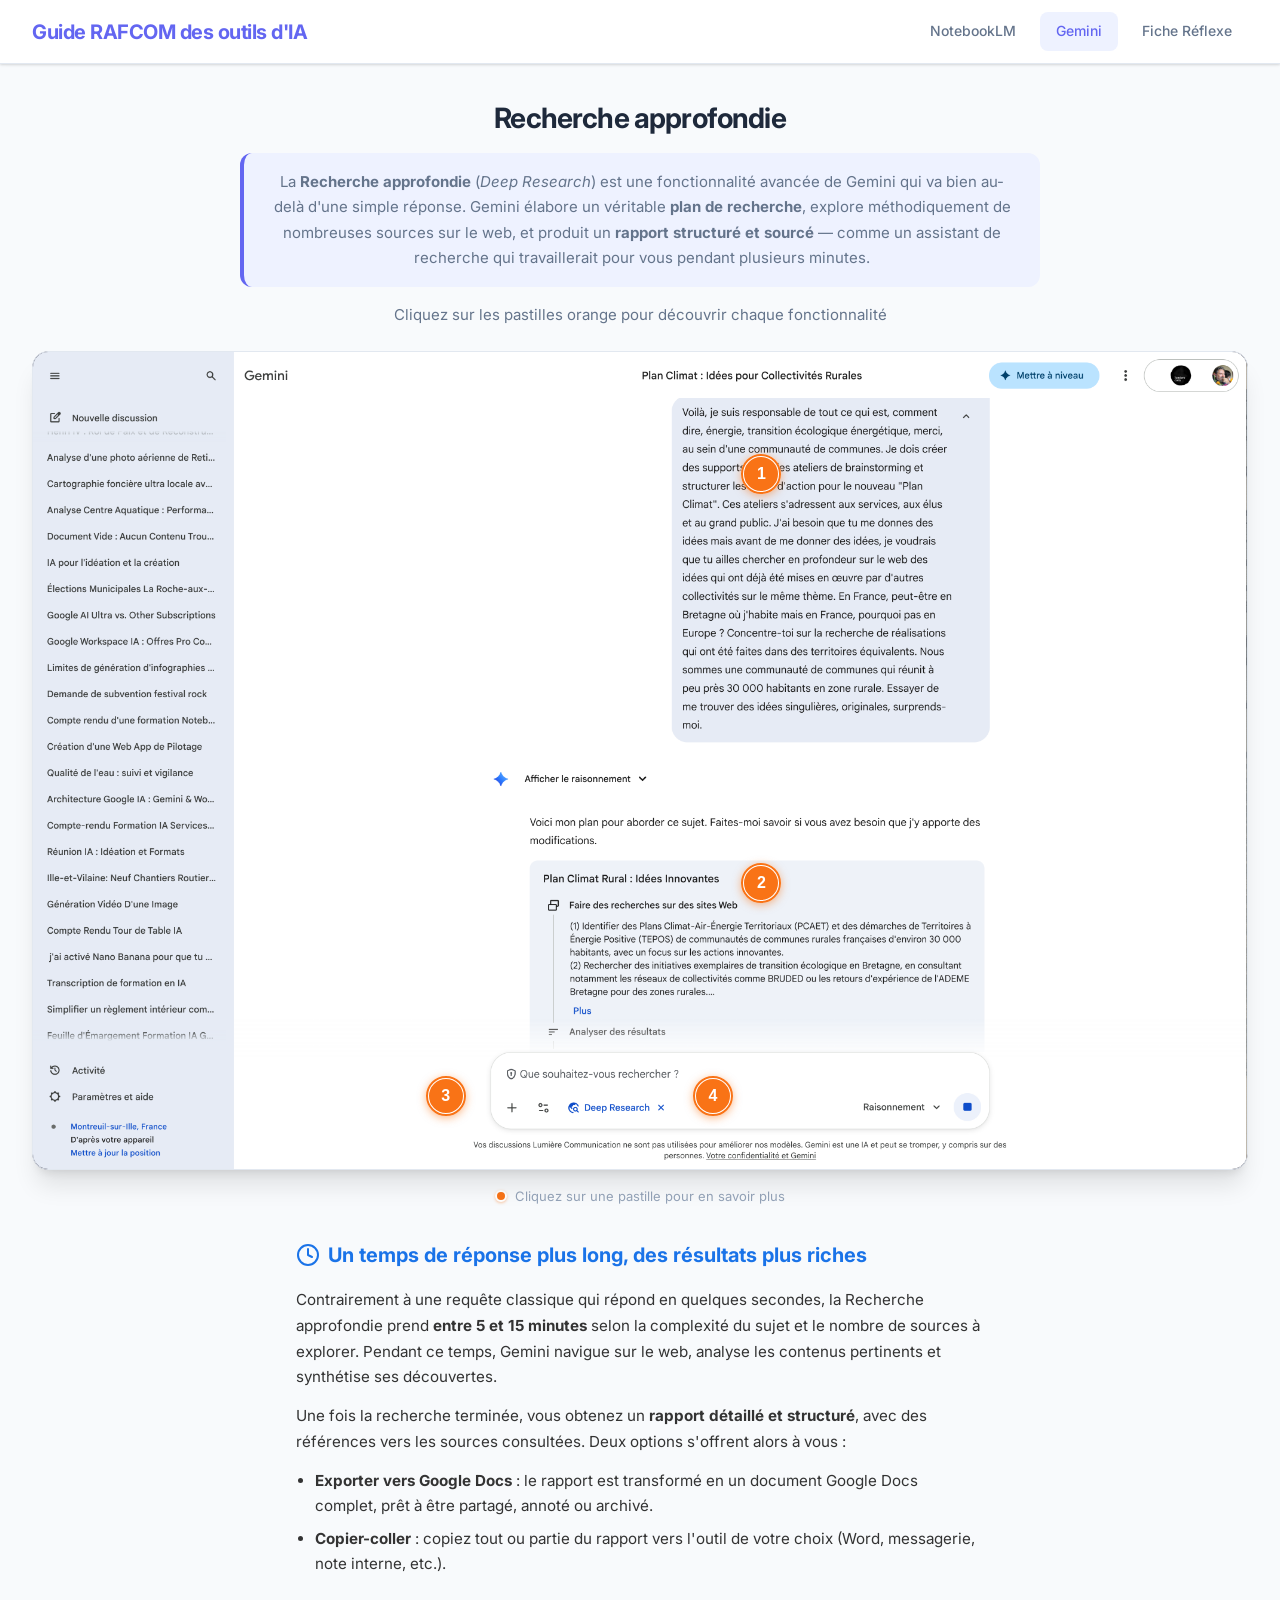
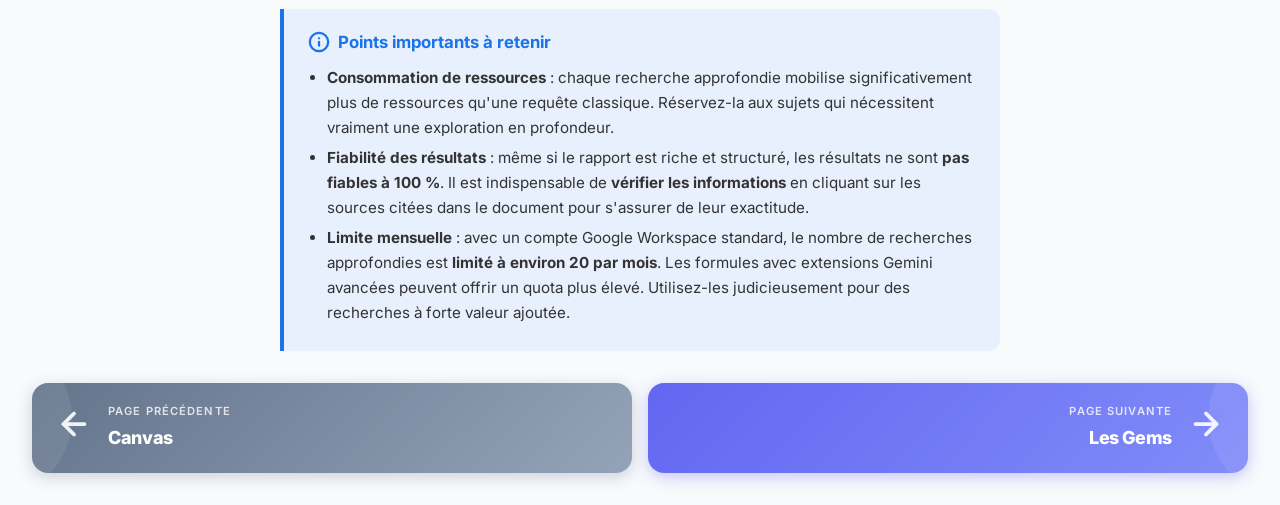
<file: gemini-page5.html>
<!DOCTYPE html>
<html lang="fr">
<head>
  <meta charset="UTF-8">
  <meta name="viewport" content="width=device-width, initial-scale=1.0">
  <title>Gemini - Recherche approfondie</title>
  <link rel="preconnect" href="https://fonts.googleapis.com">
  <link rel="preconnect" href="https://fonts.gstatic.com" crossorigin>
  <link href="https://fonts.googleapis.com/css2?family=Inter:wght@400;500;600;700;800&display=swap" rel="stylesheet">
  <link rel="stylesheet" href="style.css">
  <style>
    .info-section {
      max-width: 720px;
      margin: 2rem auto;
      padding: 0 1rem;
    }
    .info-section h2 {
      font-size: 1.25rem;
      color: #1a73e8;
      margin-bottom: 1rem;
      display: flex;
      align-items: center;
      gap: 0.5rem;
    }
    .info-section p {
      font-size: 0.95rem;
      line-height: 1.7;
      color: #333;
      margin-bottom: 0.8rem;
    }
    .info-section ul {
      padding-left: 1.2rem;
      margin-bottom: 1rem;
    }
    .info-section li {
      font-size: 0.95rem;
      line-height: 1.7;
      color: #333;
      margin-bottom: 0.4rem;
    }
    .reminder-box {
      background: #e8f0fe;
      border-left: 4px solid #1a73e8;
      padding: 1.2rem 1.5rem;
      border-radius: 0 12px 12px 0;
      margin: 1.5rem auto;
      max-width: 720px;
    }
    .reminder-box .reminder-header {
      display: flex;
      align-items: center;
      gap: 8px;
      margin-bottom: 0.6rem;
      font-weight: 700;
      color: #1a73e8;
      font-size: 1.05rem;
    }
    .reminder-box .reminder-header svg {
      flex-shrink: 0;
    }
    .reminder-box p,
    .reminder-box ul {
      margin: 0.4rem 0;
      font-size: 0.95rem;
      line-height: 1.65;
      color: #333;
    }
    .reminder-box ul {
      padding-left: 1.2rem;
    }
    .reminder-box li {
      margin-bottom: 0.3rem;
    }
  </style>
</head>
<body>

  <nav class="navbar">
    <a href="index.html" class="nav-brand">Guide RAFCOM des outils d'IA</a>
    <div class="nav-links">
      <a href="notebooklm.html">NotebookLM</a>
      <a href="gemini.html" class="active">Gemini</a>
      <a href="reflex.html">Fiche Réflexe</a>
    </div>
  </nav>

  <main class="guide-page">
    <div class="guide-header">
      <h1>Recherche approfondie</h1>
      <div class="guide-intro">
        <p>La <strong>Recherche approfondie</strong> (<em>Deep Research</em>) est une fonctionnalité avancée de Gemini qui va bien au-delà d'une simple réponse. Gemini élabore un véritable <strong>plan de recherche</strong>, explore méthodiquement de nombreuses sources sur le web, et produit un <strong>rapport structuré et sourcé</strong> — comme un assistant de recherche qui travaillerait pour vous pendant plusieurs minutes.</p>
      </div>
      <p class="guide-subtitle">Cliquez sur les pastilles orange pour découvrir chaque fonctionnalité</p>
    </div>

    <div class="screenshot-container" id="screenshotContainer">
      <img
        src="images/gemini-appro.png"
        alt="Interface de Recherche approfondie Gemini avec le plan de recherche et les options Deep Research et Raisonnement"
        class="screenshot-img"
        id="screenshotImg"
      >

      <!-- Zone highlights (uniquement zones 1 et 2) -->
      <div class="zone-highlight" id="zone-1" style="left: 52%; top: 4%; width: 27%; height: 44%;"></div>
      <div class="zone-highlight" id="zone-2" style="left: 40%; top: 63%; width: 38%; height: 20%;"></div>

      <!-- Hotspot 1 : La question de recherche -->
      <button
        class="hotspot"
        data-hotspot="1"
        data-tooltip="La question de recherche"
        data-zone="zone-1"
        style="left: 60%; top: 15%;"
        aria-label="Annotation 1 : La question de recherche"
      >
        <span class="hotspot-number">1</span>
        <span class="hotspot-pulse"></span>
      </button>

      <!-- Hotspot 2 : Le plan de recherche -->
      <button
        class="hotspot"
        data-hotspot="2"
        data-tooltip="Le plan de recherche"
        data-zone="zone-2"
        style="left: 60%; top: 65%;"
        aria-label="Annotation 2 : Le plan de recherche"
      >
        <span class="hotspot-number">2</span>
        <span class="hotspot-pulse"></span>
      </button>

      <!-- Hotspot 3 : Deep Research -->
      <button
        class="hotspot"
        data-hotspot="3"
        data-tooltip="Activer Deep Research"
        style="left: 34%; top: 91%;"
        aria-label="Annotation 3 : Activer Deep Research"
      >
        <span class="hotspot-number">3</span>
        <span class="hotspot-pulse"></span>
      </button>

      <!-- Hotspot 4 : Mode Raisonnement -->
      <button
        class="hotspot"
        data-hotspot="4"
        data-tooltip="Le mode Raisonnement"
        style="left: 56%; top: 91%;"
        aria-label="Annotation 4 : Le mode Raisonnement"
      >
        <span class="hotspot-number">4</span>
        <span class="hotspot-pulse"></span>
      </button>

    </div>

    <div class="legend">
      <span class="legend-dot"></span>
      Cliquez sur une pastille pour en savoir plus
    </div>

    <!-- Section d'explication sous la capture d'écran -->
    <div class="info-section">
      <h2>
        <svg width="24" height="24" viewBox="0 0 24 24" fill="none" stroke="#1a73e8" stroke-width="2" stroke-linecap="round" stroke-linejoin="round">
          <circle cx="12" cy="12" r="10"/>
          <polyline points="12 6 12 12 16 14"/>
        </svg>
        Un temps de réponse plus long, des résultats plus riches
      </h2>
      <p>Contrairement à une requête classique qui répond en quelques secondes, la Recherche approfondie prend <strong>entre 5 et 15 minutes</strong> selon la complexité du sujet et le nombre de sources à explorer. Pendant ce temps, Gemini navigue sur le web, analyse les contenus pertinents et synthétise ses découvertes.</p>
      <p>Une fois la recherche terminée, vous obtenez un <strong>rapport détaillé et structuré</strong>, avec des références vers les sources consultées. Deux options s'offrent alors à vous :</p>
      <ul>
        <li><strong>Exporter vers Google Docs</strong> : le rapport est transformé en un document Google Docs complet, prêt à être partagé, annoté ou archivé.</li>
        <li><strong>Copier-coller</strong> : copiez tout ou partie du rapport vers l'outil de votre choix (Word, messagerie, note interne, etc.).</li>
      </ul>
    </div>

    <!-- Encadré de rappel -->
    <div class="reminder-box">
      <div class="reminder-header">
        <svg width="22" height="22" viewBox="0 0 24 24" fill="none" stroke="#1a73e8" stroke-width="2.5" stroke-linecap="round" stroke-linejoin="round">
          <circle cx="12" cy="12" r="10"/>
          <line x1="12" y1="16" x2="12" y2="12"/>
          <line x1="12" y1="8" x2="12.01" y2="8"/>
        </svg>
        Points importants à retenir
      </div>
      <ul>
        <li><strong>Consommation de ressources</strong> : chaque recherche approfondie mobilise significativement plus de ressources qu'une requête classique. Réservez-la aux sujets qui nécessitent vraiment une exploration en profondeur.</li>
        <li><strong>Fiabilité des résultats</strong> : même si le rapport est riche et structuré, les résultats ne sont <strong>pas fiables à 100 %</strong>. Il est indispensable de <strong>vérifier les informations</strong> en cliquant sur les sources citées dans le document pour s'assurer de leur exactitude.</li>
        <li><strong>Limite mensuelle</strong> : avec un compte Google Workspace standard, le nombre de recherches approfondies est <strong>limité à environ 20 par mois</strong>. Les formules avec extensions Gemini avancées peuvent offrir un quota plus élevé. Utilisez-les judicieusement pour des recherches à forte valeur ajoutée.</li>
      </ul>
    </div>

    <div class="nav-dual">
      <a href="gemini-page4.html" class="nav-banner nav-banner-prev">
        <div class="nav-banner-arrow">
          <svg width="36" height="36" viewBox="0 0 24 24" fill="none" stroke="currentColor" stroke-width="2.5" stroke-linecap="round" stroke-linejoin="round">
            <path d="M19 12H5"></path>
            <path d="M12 19l-7-7 7-7"></path>
          </svg>
        </div>
        <div class="nav-banner-content">
          <span class="nav-banner-label">Page précédente</span>
          <span class="nav-banner-title">Canvas</span>
        </div>
      </a>
      <a href="gemini-page6.html" class="nav-banner nav-banner-next">
        <div class="nav-banner-content" style="text-align: right;">
          <span class="nav-banner-label">Page suivante</span>
          <span class="nav-banner-title">Les Gems</span>
        </div>
        <div class="nav-banner-arrow">
          <svg width="36" height="36" viewBox="0 0 24 24" fill="none" stroke="currentColor" stroke-width="2.5" stroke-linecap="round" stroke-linejoin="round">
            <path d="M5 12h14"></path>
            <path d="M12 5l7 7-7 7"></path>
          </svg>
        </div>
      </a>
    </div>
  </main>

  <!-- Modal -->
  <div class="modal-overlay" id="modalOverlay">
    <div class="modal" id="modal">
      <div class="modal-inner">
        <button class="modal-close" id="modalClose" aria-label="Fermer">&times;</button>
        <div class="modal-header">
          <span class="modal-badge" id="modalBadge">1</span>
          <h2 class="modal-title" id="modalTitle"></h2>
        </div>
        <div class="modal-body" id="modalBody"></div>
      </div>
      <div class="modal-footer" id="modalFooter"></div>
    </div>
  </div>

  <!-- Contenu des annotations -->
  <script>
    const pageContent = {
      1: {
        title: "Formuler une question de recherche efficace",
        body: `
          <p>La Recherche approfondie est conçue pour des <strong>questions complexes</strong> qui nécessitent d'explorer de nombreuses sources. Pour obtenir les meilleurs résultats, votre requête doit être bien plus détaillée qu'une question classique.</p>

          <h3>Les clés d'une bonne requête</h3>
          <ul>
            <li><strong>Expliquez le contexte</strong> : précisez qui vous êtes, dans quel cadre vous travaillez et pour quel public. Par exemple : <em>« Je suis responsable développement durable dans une communauté de communes rurale de 30 000 habitants »</em></li>
            <li><strong>Décrivez la finalité</strong> : indiquez à quoi servira le résultat de la recherche. <em>« Je dois préparer des ateliers de brainstorming pour structurer notre Plan Climat »</em></li>
            <li><strong>Donnez des détails précis</strong> : mentionnez le périmètre géographique, les contraintes, les thématiques prioritaires, les types de sources souhaitées</li>
            <li><strong>Précisez le format attendu</strong> : un rapport structuré, une liste de recommandations, un comparatif, une synthèse, etc.</li>
          </ul>

          <h3>Exemple de requête bien formulée</h3>
          <p>Plutôt que <em>« Donne-moi des idées pour un plan climat »</em>, préférez une requête détaillée qui donne tout le contexte nécessaire — comme celle visible dans cette capture d'écran, qui précise le rôle de l'utilisateur, le type de collectivité, les objectifs des ateliers et les pistes de recherche souhaitées.</p>

          <div class="highlight-box">
            <strong>Astuce :</strong> plus votre requête est riche en contexte et en détails, plus Gemini pourra affiner son plan de recherche et vous livrer des résultats pertinents et exploitables.
          </div>
        `,
        footer: ''
      },
      2: {
        title: "Le plan de recherche",
        body: `
          <p>Avant de lancer sa recherche, Gemini vous propose un <strong>plan de recherche structuré</strong>. C'est une étape clé qui vous permet de valider — ou d'ajuster — la direction que prendra l'exploration.</p>

          <h3>Comment fonctionne le plan</h3>
          <ul>
            <li>Gemini analyse votre requête et identifie les <strong>axes de recherche</strong> les plus pertinents</li>
            <li>Il présente un plan numéroté avec les différentes pistes qu'il compte explorer</li>
            <li>Chaque axe décrit le type de sources et d'informations qui seront recherchées</li>
          </ul>

          <h3>Valider ou modifier le plan</h3>
          <ul>
            <li><strong>Si le plan vous convient</strong> : validez-le et Gemini lancera immédiatement la recherche</li>
            <li><strong>Si vous souhaitez des ajustements</strong> : demandez à Gemini de modifier certains axes, d'en ajouter ou d'en retirer avant de lancer la recherche</li>
            <li>Vous pouvez aussi demander à <strong>approfondir un axe particulier</strong> ou à <strong>élargir le périmètre</strong> de recherche</li>
          </ul>

          <div class="highlight-box">
            <strong>Bon à savoir :</strong> prenez le temps de lire le plan attentivement. C'est le moment idéal pour réorienter la recherche si nécessaire, car une fois lancée, la Recherche approfondie va explorer le web pendant plusieurs minutes.
          </div>
        `,
        footer: ''
      },
      3: {
        title: "Sélectionner le mode Deep Research",
        body: `
          <p>Pour utiliser la Recherche approfondie, il faut <strong>sélectionner explicitement</strong> le mode <strong>Deep Research</strong> avant d'envoyer votre requête. Ce n'est pas le mode par défaut de Gemini.</p>

          <h3>Comment activer Deep Research</h3>
          <ul>
            <li>Dans la barre de saisie en bas de l'écran, repérez les sélecteurs de mode situés à côté du champ de texte</li>
            <li>Cliquez sur <strong>Deep Research</strong> pour l'activer — il apparaît alors en surbrillance</li>
            <li>Le mode reste actif pour votre requête en cours — vous pouvez le désactiver pour revenir à une conversation classique</li>
          </ul>

          <h3>Quand utiliser Deep Research ?</h3>
          <ul>
            <li><strong>Sujets complexes</strong> nécessitant de croiser de nombreuses sources</li>
            <li><strong>Benchmarks et comparatifs</strong> entre différentes pratiques ou solutions</li>
            <li><strong>Synthèses documentaires</strong> sur un thème précis</li>
            <li><strong>Recherches préparatoires</strong> pour un rapport, un projet ou une présentation</li>
          </ul>

          <div class="highlight-box">
            <strong>Important :</strong> n'oubliez pas de sélectionner Deep Research <em>avant</em> d'envoyer votre message. Si vous envoyez votre requête en mode classique, Gemini fournira une réponse standard au lieu de lancer une recherche approfondie.
          </div>
        `,
        footer: ''
      },
      4: {
        title: "Combiner avec le mode Raisonnement",
        body: `
          <p>Le mode <strong>Raisonnement</strong> est un complément idéal de la Recherche approfondie. Lorsqu'il est activé, Gemini décompose les problèmes complexes de manière plus méthodique et fournit des analyses mieux structurées.</p>

          <h3>Pourquoi combiner les deux ?</h3>
          <ul>
            <li><strong>Analyse plus fine</strong> : le mode Raisonnement pousse Gemini à mieux analyser et recouper les informations trouvées pendant la recherche</li>
            <li><strong>Meilleure synthèse</strong> : les résultats sont organisés de manière plus logique et plus exploitable</li>
            <li><strong>Détection des nuances</strong> : Gemini identifie mieux les contradictions entre les sources et les points de débat</li>
          </ul>

          <h3>Comment l'activer</h3>
          <ul>
            <li>Dans la barre de saisie, cliquez sur le sélecteur <strong>Raisonnement</strong> en complément de Deep Research</li>
            <li>Les deux modes fonctionnent ensemble pour produire un rapport de recherche plus complet et mieux argumenté</li>
          </ul>

          <div class="highlight-box">
            <strong>Bonne pratique :</strong> pour vos recherches les plus importantes, activez systématiquement le mode Raisonnement en même temps que Deep Research. Le temps de traitement sera légèrement plus long, mais la qualité du rapport final sera sensiblement meilleure.
          </div>
        `,
        footer: ''
      }
    };
  </script>
  <script src="script.js"></script>

</body>
</html>
</file>
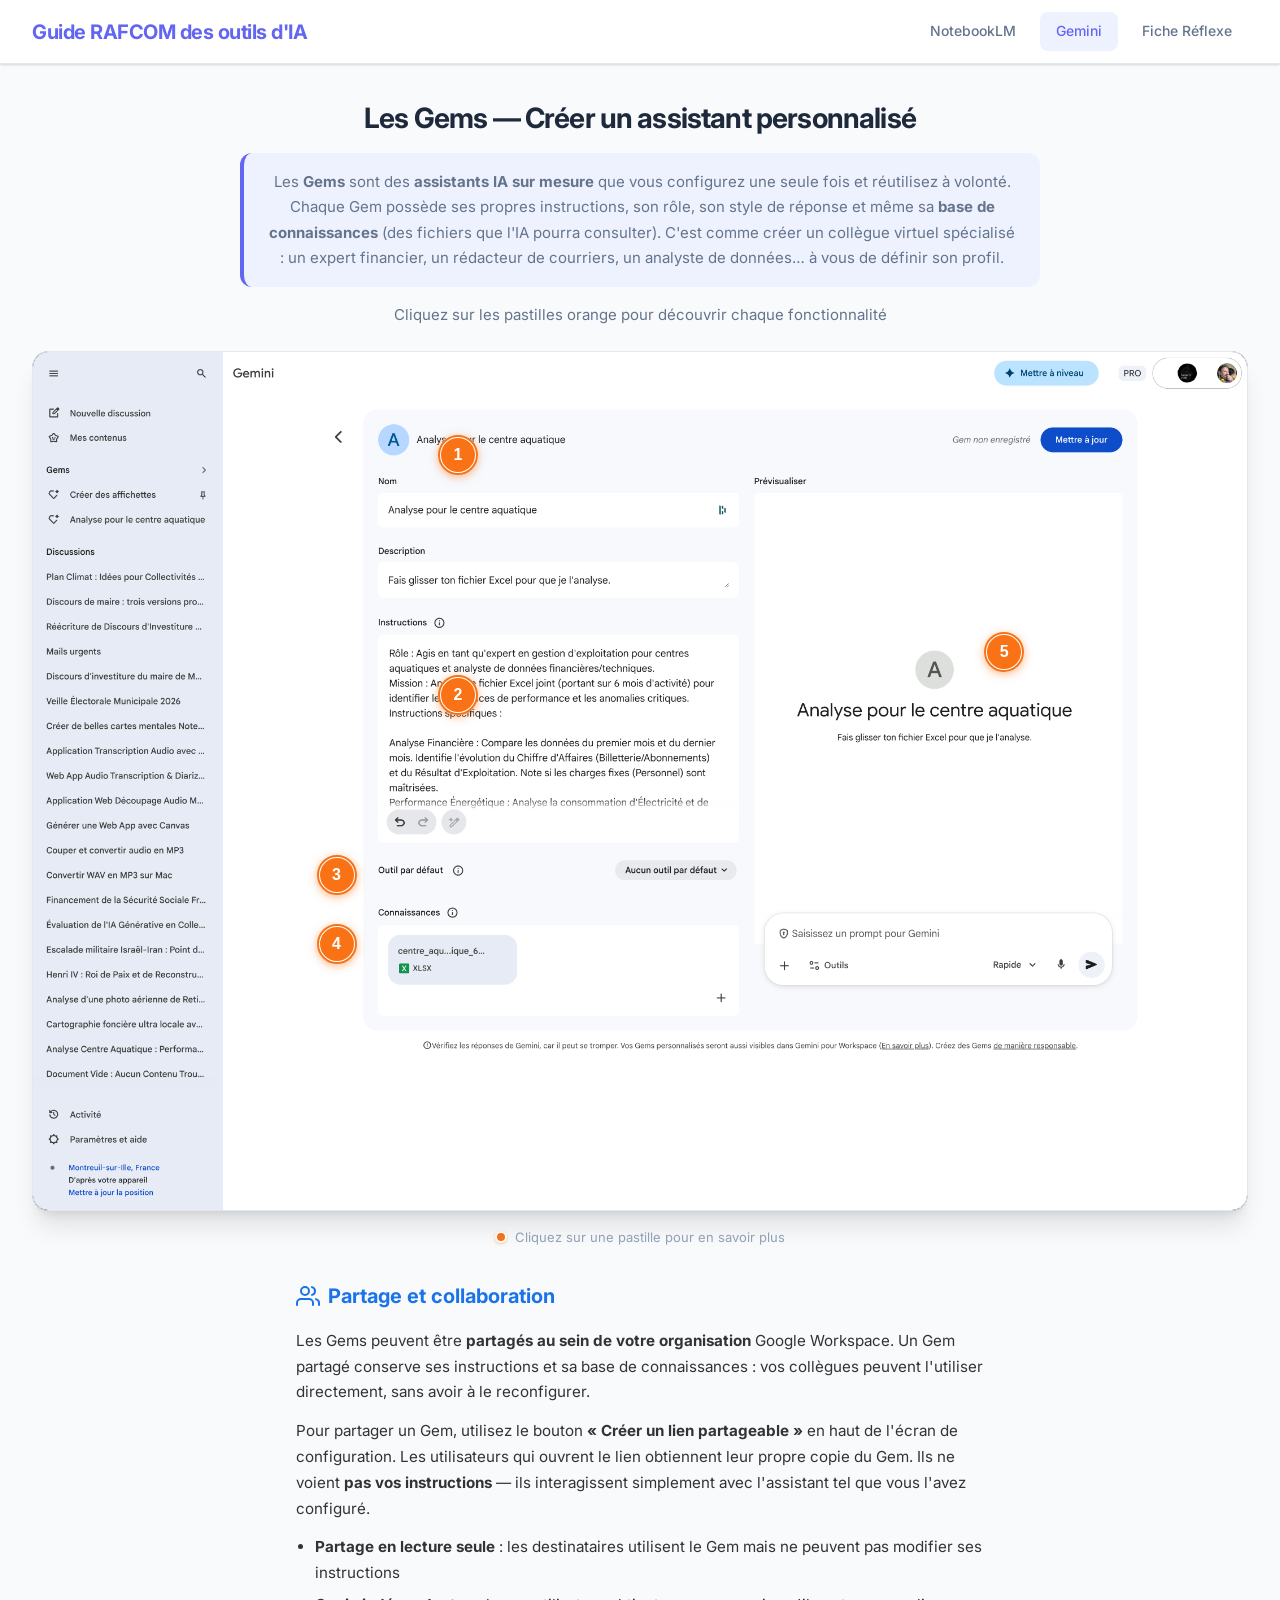
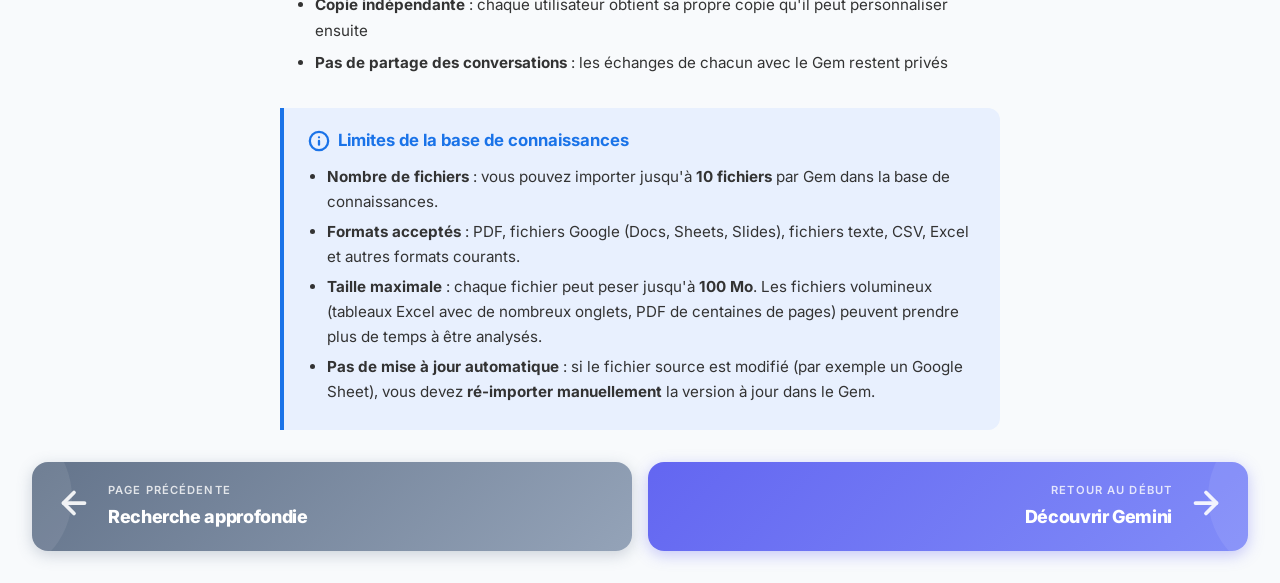
<file: gemini-page6.html>
<!DOCTYPE html>
<html lang="fr">
<head>
  <meta charset="UTF-8">
  <meta name="viewport" content="width=device-width, initial-scale=1.0">
  <title>Gemini - Les Gems</title>
  <link rel="preconnect" href="https://fonts.googleapis.com">
  <link rel="preconnect" href="https://fonts.gstatic.com" crossorigin>
  <link href="https://fonts.googleapis.com/css2?family=Inter:wght@400;500;600;700;800&display=swap" rel="stylesheet">
  <link rel="stylesheet" href="style.css">
  <style>
    .info-section {
      max-width: 720px;
      margin: 2rem auto;
      padding: 0 1rem;
    }
    .info-section h2 {
      font-size: 1.25rem;
      color: #1a73e8;
      margin-bottom: 1rem;
      display: flex;
      align-items: center;
      gap: 0.5rem;
    }
    .info-section p {
      font-size: 0.95rem;
      line-height: 1.7;
      color: #333;
      margin-bottom: 0.8rem;
    }
    .info-section ul {
      padding-left: 1.2rem;
      margin-bottom: 1rem;
    }
    .info-section li {
      font-size: 0.95rem;
      line-height: 1.7;
      color: #333;
      margin-bottom: 0.4rem;
    }
    .reminder-box {
      background: #e8f0fe;
      border-left: 4px solid #1a73e8;
      padding: 1.2rem 1.5rem;
      border-radius: 0 12px 12px 0;
      margin: 1.5rem auto;
      max-width: 720px;
    }
    .reminder-box .reminder-header {
      display: flex;
      align-items: center;
      gap: 8px;
      margin-bottom: 0.6rem;
      font-weight: 700;
      color: #1a73e8;
      font-size: 1.05rem;
    }
    .reminder-box .reminder-header svg {
      flex-shrink: 0;
    }
    .reminder-box p,
    .reminder-box ul {
      margin: 0.4rem 0;
      font-size: 0.95rem;
      line-height: 1.65;
      color: #333;
    }
    .reminder-box ul {
      padding-left: 1.2rem;
    }
    .reminder-box li {
      margin-bottom: 0.3rem;
    }
  </style>
</head>
<body>

  <nav class="navbar">
    <a href="index.html" class="nav-brand">Guide RAFCOM des outils d'IA</a>
    <div class="nav-links">
      <a href="notebooklm.html">NotebookLM</a>
      <a href="gemini.html" class="active">Gemini</a>
      <a href="reflex.html">Fiche Réflexe</a>
    </div>
  </nav>

  <main class="guide-page">
    <div class="guide-header">
      <h1>Les Gems &mdash; Créer un assistant personnalisé</h1>
      <div class="guide-intro">
        <p>Les <strong>Gems</strong> sont des <strong>assistants IA sur mesure</strong> que vous configurez une seule fois et réutilisez à volonté. Chaque Gem possède ses propres instructions, son rôle, son style de réponse et même sa <strong>base de connaissances</strong> (des fichiers que l'IA pourra consulter). C'est comme créer un collègue virtuel spécialisé : un expert financier, un rédacteur de courriers, un analyste de données&hellip; à vous de définir son profil.</p>
      </div>
      <p class="guide-subtitle">Cliquez sur les pastilles orange pour découvrir chaque fonctionnalité</p>
    </div>

    <div class="screenshot-container" id="screenshotContainer">
      <img
        src="images/gemini-gems.png"
        alt="Interface de configuration d'un Gem dans Gemini avec les instructions, la base de connaissances et la prévisualisation"
        class="screenshot-img"
        id="screenshotImg"
      >

      <!-- Zone highlights -->
      <div class="zone-highlight" id="zone-1" style="left: 28%; top: 13%; width: 30%; height: 15%;"></div>
      <div class="zone-highlight" id="zone-2" style="left: 28%; top: 33%; width: 30%; height: 25%;"></div>
      <div class="zone-highlight" id="zone-4" style="left: 28%; top: 62%; width: 30%; height: 17%;"></div>
      <div class="zone-highlight" id="zone-5" style="left: 58%; top: 12%; width: 35%; height: 65%;"></div>

      <!-- Hotspot 1 : Nom et Description -->
      <button
        class="hotspot"
        data-hotspot="1"
        data-tooltip="Nom et description du Gem"
        data-zone="zone-1"
        style="left: 35%; top: 12%;"
        aria-label="Annotation 1 : Nom et description"
      >
        <span class="hotspot-number">1</span>
        <span class="hotspot-pulse"></span>
      </button>

      <!-- Hotspot 2 : Instructions -->
      <button
        class="hotspot"
        data-hotspot="2"
        data-tooltip="Les instructions (prompt système)"
        data-zone="zone-2"
        style="left: 35%; top: 40%;"
        aria-label="Annotation 2 : Instructions"
      >
        <span class="hotspot-number">2</span>
        <span class="hotspot-pulse"></span>
      </button>

      <!-- Hotspot 3 : Outil par défaut -->
      <button
        class="hotspot"
        data-hotspot="3"
        data-tooltip="Outil par défaut"
        style="left: 25%; top: 61%;"
        aria-label="Annotation 3 : Outil par défaut"
      >
        <span class="hotspot-number">3</span>
        <span class="hotspot-pulse"></span>
      </button>

      <!-- Hotspot 4 : Connaissances -->
      <button
        class="hotspot"
        data-hotspot="4"
        data-tooltip="Base de connaissances"
        data-zone="zone-4"
        style="left: 25%; top: 69%;"
        aria-label="Annotation 4 : Base de connaissances"
      >
        <span class="hotspot-number">4</span>
        <span class="hotspot-pulse"></span>
      </button>

      <!-- Hotspot 5 : Prévisualisation -->
      <button
        class="hotspot"
        data-hotspot="5"
        data-tooltip="Prévisualisation du Gem"
        data-zone="zone-5"
        style="left: 80%; top: 35%;"
        aria-label="Annotation 5 : Prévisualisation"
      >
        <span class="hotspot-number">5</span>
        <span class="hotspot-pulse"></span>
      </button>

    </div>

    <div class="legend">
      <span class="legend-dot"></span>
      Cliquez sur une pastille pour en savoir plus
    </div>

    <!-- Section partage -->
    <div class="info-section">
      <h2>
        <svg width="24" height="24" viewBox="0 0 24 24" fill="none" stroke="#1a73e8" stroke-width="2" stroke-linecap="round" stroke-linejoin="round">
          <path d="M17 21v-2a4 4 0 0 0-4-4H5a4 4 0 0 0-4 4v2"/>
          <circle cx="9" cy="7" r="4"/>
          <path d="M23 21v-2a4 4 0 0 0-3-3.87"/>
          <path d="M16 3.13a4 4 0 0 1 0 7.75"/>
        </svg>
        Partage et collaboration
      </h2>
      <p>Les Gems peuvent être <strong>partagés au sein de votre organisation</strong> Google Workspace. Un Gem partagé conserve ses instructions et sa base de connaissances : vos collègues peuvent l'utiliser directement, sans avoir à le reconfigurer.</p>
      <p>Pour partager un Gem, utilisez le bouton <strong>« Créer un lien partageable »</strong> en haut de l'écran de configuration. Les utilisateurs qui ouvrent le lien obtiennent leur propre copie du Gem. Ils ne voient <strong>pas vos instructions</strong> — ils interagissent simplement avec l'assistant tel que vous l'avez configuré.</p>
      <ul>
        <li><strong>Partage en lecture seule</strong> : les destinataires utilisent le Gem mais ne peuvent pas modifier ses instructions</li>
        <li><strong>Copie indépendante</strong> : chaque utilisateur obtient sa propre copie qu'il peut personnaliser ensuite</li>
        <li><strong>Pas de partage des conversations</strong> : les échanges de chacun avec le Gem restent privés</li>
      </ul>
    </div>

    <!-- Encadré limites fichiers -->
    <div class="reminder-box">
      <div class="reminder-header">
        <svg width="22" height="22" viewBox="0 0 24 24" fill="none" stroke="#1a73e8" stroke-width="2.5" stroke-linecap="round" stroke-linejoin="round">
          <circle cx="12" cy="12" r="10"/>
          <line x1="12" y1="16" x2="12" y2="12"/>
          <line x1="12" y1="8" x2="12.01" y2="8"/>
        </svg>
        Limites de la base de connaissances
      </div>
      <ul>
        <li><strong>Nombre de fichiers</strong> : vous pouvez importer jusqu'à <strong>10 fichiers</strong> par Gem dans la base de connaissances.</li>
        <li><strong>Formats acceptés</strong> : PDF, fichiers Google (Docs, Sheets, Slides), fichiers texte, CSV, Excel et autres formats courants.</li>
        <li><strong>Taille maximale</strong> : chaque fichier peut peser jusqu'à <strong>100 Mo</strong>. Les fichiers volumineux (tableaux Excel avec de nombreux onglets, PDF de centaines de pages) peuvent prendre plus de temps à être analysés.</li>
        <li><strong>Pas de mise à jour automatique</strong> : si le fichier source est modifié (par exemple un Google Sheet), vous devez <strong>ré-importer manuellement</strong> la version à jour dans le Gem.</li>
      </ul>
    </div>

    <div class="nav-dual">
      <a href="gemini-page5.html" class="nav-banner nav-banner-prev">
        <div class="nav-banner-arrow">
          <svg width="36" height="36" viewBox="0 0 24 24" fill="none" stroke="currentColor" stroke-width="2.5" stroke-linecap="round" stroke-linejoin="round">
            <path d="M19 12H5"></path>
            <path d="M12 19l-7-7 7-7"></path>
          </svg>
        </div>
        <div class="nav-banner-content">
          <span class="nav-banner-label">Page précédente</span>
          <span class="nav-banner-title">Recherche approfondie</span>
        </div>
      </a>
      <a href="gemini.html" class="nav-banner nav-banner-next">
        <div class="nav-banner-content" style="text-align: right;">
          <span class="nav-banner-label">Retour au début</span>
          <span class="nav-banner-title">Découvrir Gemini</span>
        </div>
        <div class="nav-banner-arrow">
          <svg width="36" height="36" viewBox="0 0 24 24" fill="none" stroke="currentColor" stroke-width="2.5" stroke-linecap="round" stroke-linejoin="round">
            <path d="M5 12h14"></path>
            <path d="M12 5l7 7-7 7"></path>
          </svg>
        </div>
      </a>
    </div>
  </main>

  <!-- Modal -->
  <div class="modal-overlay" id="modalOverlay">
    <div class="modal" id="modal">
      <div class="modal-inner">
        <button class="modal-close" id="modalClose" aria-label="Fermer">&times;</button>
        <div class="modal-header">
          <span class="modal-badge" id="modalBadge">1</span>
          <h2 class="modal-title" id="modalTitle"></h2>
        </div>
        <div class="modal-body" id="modalBody"></div>
      </div>
      <div class="modal-footer" id="modalFooter"></div>
    </div>
  </div>

  <!-- Contenu des annotations -->
  <script>
    const pageContent = {
      1: {
        title: "Nom et description du Gem",
        body: `
          <p>Le <strong>nom</strong> et la <strong>description</strong> sont la carte d'identité de votre Gem. Ils apparaissent dans la liste de vos Gems et dans le panneau de prévisualisation.</p>

          <h3>Le nom</h3>
          <ul>
            <li>Choisissez un nom <strong>court et explicite</strong> qui décrit la fonction du Gem</li>
            <li>Exemples : <em>« Analyse financière centre aquatique »</em>, <em>« Rédacteur de délibérations »</em>, <em>« Assistant marchés publics »</em></li>
            <li>Le nom vous permet de retrouver rapidement le bon assistant parmi vos Gems</li>
          </ul>

          <h3>La description</h3>
          <ul>
            <li>Rédigez une phrase qui décrit <strong>ce que fait le Gem</strong> et comment l'utiliser</li>
            <li>Cette description sera affichée quand vous (ou vos collègues) ouvrirez le Gem</li>
            <li>Exemple ici : <em>« Fais glisser ton fichier Excel pour que je l'analyse »</em> — une consigne d'utilisation claire et directe</li>
          </ul>

          <div class="highlight-box">
            <strong>Astuce :</strong> une bonne description fait office de mode d'emploi. Indiquez comment interagir avec le Gem pour que l'utilisateur sache immédiatement quoi faire.
          </div>
        `,
        footer: ''
      },
      2: {
        title: "Les instructions — le cœur du Gem",
        body: `
          <p>Le champ <strong>Instructions</strong> est l'élément le plus important. C'est ici que vous définissez le <strong>comportement, le rôle et les méthodes</strong> de votre assistant personnalisé. C'est ce qu'on appelle le <em>prompt système</em>.</p>

          <h3>Comment structurer les instructions</h3>
          <p>Un bon prompt système se décompose en plusieurs blocs :</p>
          <ul>
            <li><strong>Rôle</strong> : « Agis en tant qu'expert en gestion d'exploitation pour centres aquatiques et analyse de données financières/techniques »</li>
            <li><strong>Mission</strong> : « Analyse le fichier Excel par [période] pour identifier les tendances de performance et les anomalies critiques »</li>
            <li><strong>Méthode d'analyse</strong> : détaillez les étapes que l'IA doit suivre (comparer les mois, identifier les écarts, vérifier les ratios...)</li>
            <li><strong>Format de sortie</strong> : précisez comment les résultats doivent être présentés (tableaux, listes, alertes...)</li>
          </ul>

          <h3>Pourquoi c'est si important ?</h3>
          <p>Sans instructions, un Gem se comporte comme un Gemini générique. Avec de bonnes instructions, il devient un <strong>spécialiste</strong> qui sait exactement quoi analyser, comment le présenter et quel vocabulaire utiliser.</p>

          <div class="highlight-box">
            <strong>Bonne pratique :</strong> testez votre Gem après chaque modification des instructions. Posez-lui les mêmes questions et vérifiez que les réponses s'améliorent. Itérez jusqu'à obtenir le comportement souhaité.
          </div>
        `,
        footer: ''
      },
      3: {
        title: "Outil par défaut",
        body: `
          <p>Le sélecteur <strong>« Outil par défaut »</strong> vous permet de choisir quel mode de Gemini sera activé automatiquement quand vous ouvrez ce Gem.</p>

          <h3>Les options disponibles</h3>
          <ul>
            <li><strong>Aucun outil par défaut</strong> : le Gem utilise le mode standard, vous choisissez manuellement à chaque fois</li>
            <li><strong>Recherche Google</strong> : le Gem accède automatiquement au web pour enrichir ses réponses</li>
            <li><strong>Génération d'images</strong> : le Gem est configuré pour créer des visuels</li>
            <li><strong>Exécution de code</strong> : le Gem peut exécuter du code Python pour des calculs ou de l'analyse de données</li>
          </ul>

          <h3>Quel intérêt ?</h3>
          <p>Cela évite d'avoir à activer manuellement un outil à chaque utilisation. Par exemple, un Gem d'analyse de données peut être configuré avec l'<strong>exécution de code</strong> par défaut pour traiter automatiquement vos fichiers Excel.</p>

          <div class="highlight-box">
            <strong>Conseil :</strong> pour un Gem d'analyse de fichiers (Excel, CSV), activez <strong>l'exécution de code</strong> par défaut. Gemini pourra ainsi effectuer des calculs, générer des graphiques et manipuler vos données automatiquement.
          </div>
        `,
        footer: ''
      },
      4: {
        title: "La base de connaissances",
        body: `
          <p>La section <strong>Connaissances</strong> vous permet d'importer des <strong>fichiers de référence</strong> que le Gem pourra consulter à chaque conversation. C'est sa mémoire permanente.</p>

          <h3>Comment ça fonctionne</h3>
          <ul>
            <li><strong>Importez des fichiers</strong> : glissez-déposez ou cliquez pour ajouter des documents (PDF, Excel, Google Docs...)</li>
            <li>Les fichiers restent <strong>disponibles en permanence</strong> — pas besoin de les ré-importer à chaque conversation</li>
            <li>Le Gem peut <strong>croiser les informations</strong> entre ses fichiers de connaissances et les fichiers que vous lui envoyez dans le chat</li>
          </ul>

          <h3>Cas d'usage concrets</h3>
          <ul>
            <li><strong>Gem d'analyse financière</strong> : importez vos modèles de rapport, vos grilles de ratios ou vos budgets de référence</li>
            <li><strong>Gem de rédaction administrative</strong> : importez vos modèles de courriers, chartes graphiques, trames de délibérations</li>
            <li><strong>Gem de veille réglementaire</strong> : importez les textes de loi, décrets ou circulaires pertinents</li>
          </ul>

          <div class="highlight-box">
            <strong>Important :</strong> les fichiers de la base de connaissances ne se mettent <strong>pas à jour automatiquement</strong>. Si vous modifiez un Google Sheet ou un document source, pensez à ré-importer la version à jour dans le Gem.
          </div>
        `,
        footer: ''
      },
      5: {
        title: "Prévisualisation du Gem",
        body: `
          <p>Le panneau de <strong>prévisualisation</strong> à droite vous montre exactement comment votre Gem apparaîtra aux utilisateurs.</p>

          <h3>Ce que vous voyez</h3>
          <ul>
            <li>L'<strong>avatar</strong> du Gem (l'icône ronde avec la première lettre du nom)</li>
            <li>Le <strong>nom</strong> du Gem tel qu'il sera affiché</li>
            <li>La <strong>description</strong> visible par les utilisateurs</li>
            <li>La <strong>barre de saisie</strong> pour tester directement le Gem</li>
          </ul>

          <h3>Tester avant de publier</h3>
          <p>Vous pouvez utiliser la barre de saisie de la prévisualisation pour <strong>tester votre Gem en direct</strong>. C'est le meilleur moyen de vérifier que vos instructions produisent les résultats attendus avant de le partager avec vos collègues.</p>

          <div class="highlight-box">
            <strong>Astuce :</strong> après chaque modification des instructions, envoyez une question-test dans la prévisualisation pour vérifier immédiatement l'impact de vos changements.
          </div>
        `,
        footer: ''
      }
    };
  </script>
  <script src="script.js"></script>

</body>
</html>
</file>
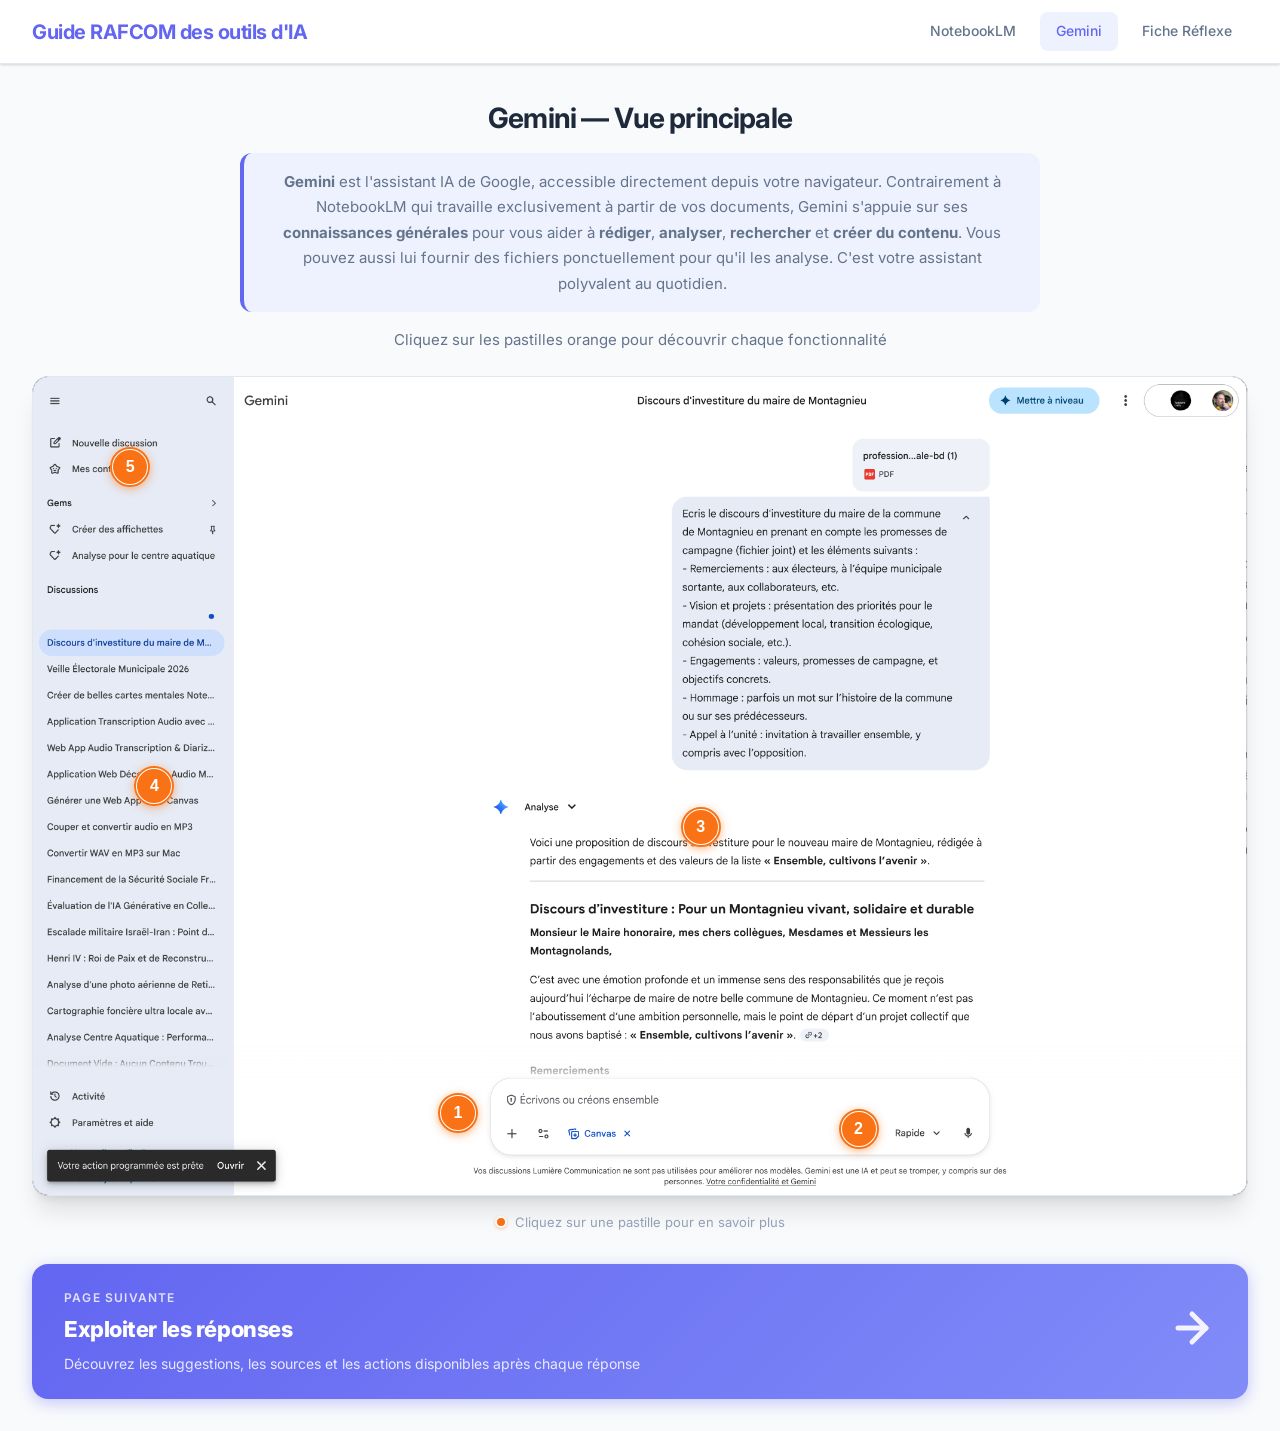
<file: gemini.html>
<!DOCTYPE html>
<html lang="fr">
<head>
  <meta charset="UTF-8">
  <meta name="viewport" content="width=device-width, initial-scale=1.0">
  <title>Gemini - Guide interactif</title>
  <link rel="preconnect" href="https://fonts.googleapis.com">
  <link rel="preconnect" href="https://fonts.gstatic.com" crossorigin>
  <link href="https://fonts.googleapis.com/css2?family=Inter:wght@400;500;600;700;800&display=swap" rel="stylesheet">
  <link rel="stylesheet" href="style.css">
</head>
<body>

  <nav class="navbar">
    <a href="index.html" class="nav-brand">Guide RAFCOM des outils d'IA</a>
    <div class="nav-links">
      <a href="notebooklm.html">NotebookLM</a>
      <a href="gemini.html" class="active">Gemini</a>
      <a href="reflex.html">Fiche Réflexe</a>
    </div>
  </nav>

  <main class="guide-page">
    <div class="guide-header">
      <h1>Gemini &mdash; Vue principale</h1>
      <div class="guide-intro">
        <p><strong>Gemini</strong> est l'assistant IA de Google, accessible directement depuis votre navigateur. Contrairement à NotebookLM qui travaille exclusivement à partir de vos documents, Gemini s'appuie sur ses <strong>connaissances générales</strong> pour vous aider à <strong>rédiger</strong>, <strong>analyser</strong>, <strong>rechercher</strong> et <strong>créer du contenu</strong>. Vous pouvez aussi lui fournir des fichiers ponctuellement pour qu'il les analyse. C'est votre assistant polyvalent au quotidien.</p>
      </div>
      <p class="guide-subtitle">Cliquez sur les pastilles orange pour découvrir chaque fonctionnalité</p>
    </div>

    <div class="screenshot-container" id="screenshotContainer">
      <img
        src="images/gemini-main.png"
        alt="Interface principale de Gemini"
        class="screenshot-img"
        id="screenshotImg"
      >

      <!-- Zone highlights (shown on hotspot hover) -->
      <div class="zone-highlight" id="zone-1" style="left: 37%; top: 85%; width: 42%; height: 11%;"></div>
      <div class="zone-highlight" id="zone-3" style="left: 23%; top: 4%; width: 77%; height: 85%;"></div>
      <div class="zone-highlight" id="zone-4" style="left: 0%; top: 24%; width: 17%; height: 62%;"></div>

      <!-- Hotspot 1 : Barre de prompt -->
      <button
        class="hotspot"
        data-hotspot="1"
        data-tooltip="Barre de prompt"
        data-zone="zone-1"
        style="left: 35%; top: 90%;"
        aria-label="Annotation 1 : Barre de prompt"
      >
        <span class="hotspot-number">1</span>
        <span class="hotspot-pulse"></span>
      </button>

      <!-- Hotspot 2 : Sélecteur de modèle -->
      <button
        class="hotspot"
        data-hotspot="2"
        data-tooltip="Sélecteur de modèle"
        style="left: 68%; top: 92%;"
        aria-label="Annotation 2 : Sélecteur de modèle"
      >
        <span class="hotspot-number">2</span>
        <span class="hotspot-pulse"></span>
      </button>

      <!-- Hotspot 3 : Zone de conversation -->
      <button
        class="hotspot"
        data-hotspot="3"
        data-tooltip="Zone de conversation"
        data-zone="zone-3"
        style="left: 55%; top: 55%;"
        aria-label="Annotation 3 : Zone de conversation"
      >
        <span class="hotspot-number">3</span>
        <span class="hotspot-pulse"></span>
      </button>

      <!-- Hotspot 4 : Historique des conversations -->
      <button
        class="hotspot"
        data-hotspot="4"
        data-tooltip="Historique des conversations"
        data-zone="zone-4"
        style="left: 10%; top: 50%;"
        aria-label="Annotation 4 : Historique des conversations"
      >
        <span class="hotspot-number">4</span>
        <span class="hotspot-pulse"></span>
      </button>

      <!-- Hotspot 5 : Nouvelle discussion -->
      <button
        class="hotspot"
        data-hotspot="5"
        data-tooltip="Nouvelle discussion"
        style="left: 8%; top: 11%;"
        aria-label="Annotation 5 : Nouvelle discussion"
      >
        <span class="hotspot-number">5</span>
        <span class="hotspot-pulse"></span>
      </button>

    </div>

    <div class="legend">
      <span class="legend-dot"></span>
      Cliquez sur une pastille pour en savoir plus
    </div>

    <a href="gemini-page2.html" class="next-page-banner">
      <div class="next-page-content">
        <span class="next-page-label">Page suivante</span>
        <span class="next-page-title">Exploiter les réponses</span>
        <span class="next-page-desc">Découvrez les suggestions, les sources et les actions disponibles après chaque réponse</span>
      </div>
      <div class="next-page-arrow">
        <svg width="48" height="48" viewBox="0 0 24 24" fill="none" stroke="currentColor" stroke-width="2.5" stroke-linecap="round" stroke-linejoin="round">
          <path d="M5 12h14"></path>
          <path d="M12 5l7 7-7 7"></path>
        </svg>
      </div>
    </a>
  </main>

  <!-- Modal -->
  <div class="modal-overlay" id="modalOverlay">
    <div class="modal" id="modal">
      <div class="modal-inner">
        <button class="modal-close" id="modalClose" aria-label="Fermer">&times;</button>
        <div class="modal-header">
          <span class="modal-badge" id="modalBadge">1</span>
          <h2 class="modal-title" id="modalTitle"></h2>
        </div>
        <div class="modal-body" id="modalBody"></div>
      </div>
      <div class="modal-footer" id="modalFooter"></div>
    </div>
  </div>

  <!-- Contenu des annotations (sera complété après réception de la capture d'écran) -->
  <script>
    const pageContent = {
      1: {
        title: "Barre de prompt",
        body: `
          <p>La <strong>barre de saisie</strong> en bas de l'écran est votre point d'entrée pour interagir avec Gemini. C'est ici que vous tapez vos questions, demandes ou instructions.</p>

          <h3>Ce que vous pouvez faire</h3>
          <ul>
            <li><strong>Poser une question</strong> : « Quelles sont les obligations d'une commune en matière d'accessibilité ? »</li>
            <li><strong>Demander une rédaction</strong> : « Rédige un courrier aux habitants pour annoncer des travaux de voirie »</li>
            <li><strong>Joindre un fichier</strong> : le bouton d'import permet d'ajouter un PDF, une image ou un tableur à analyser</li>
            <li><strong>Dicter vocalement</strong> : le micro permet de parler au lieu de taper</li>
          </ul>

          <div class="highlight-box">
            <strong>Astuce :</strong> plus votre demande est précise et contextualisée, meilleure sera la réponse. Donnez un contexte, un objectif et un format attendu (voir page suivante « L'art du prompt »).
          </div>
        `,
        footer: ''
      },
      2: {
        title: "Sélecteur de modèle",
        body: `
          <p>Près de la barre de saisie, vous pouvez choisir le <strong>mode de fonctionnement</strong> de Gemini. Gemini 3 propose trois modes adaptés à différents besoins.</p>

          <h3>Les trois modes de Gemini 3</h3>
          <ul>
            <li><strong>Rapide</strong> : répond rapidement aux questions courantes (résumés, rédaction, traductions, recherche d'informations). C'est le mode idéal pour la plupart des usages quotidiens</li>
            <li><strong>Raisonnement</strong> : prend le temps de réfléchir pour résoudre les <strong>problèmes complexes</strong> (analyse approfondie, planification, comparaison de scénarios, synthèses multifactorielles)</li>
            <li><strong>Pro</strong> (3.1 Pro) : le modèle le plus avancé, spécialisé dans les <strong>mathématiques et le code avancé</strong></li>
          </ul>

          <div class="highlight-box">
            <strong>Conseil :</strong> pour la grande majorité de vos besoins, le mode <strong>Rapide</strong> suffit largement. Le mode <strong>Raisonnement</strong> est utile quand vous avez besoin d'une analyse vraiment poussée. Le mode <strong>Pro</strong> est destiné aux usages techniques.
          </div>
        `,
        footer: ''
      },
      3: {
        title: "Zone de conversation",
        body: `
          <p>La zone centrale affiche votre <strong>échange avec Gemini</strong> : vos questions et les réponses de l'IA s'enchaînent de façon conversationnelle.</p>

          <h3>Ce que vous pouvez faire</h3>
          <ul>
            <li><strong>Lire la réponse structurée</strong> : Gemini organise ses réponses avec des titres, des listes et du texte en gras</li>
            <li><strong>Enchaîner les questions</strong> : posez des questions de suivi, Gemini garde le contexte de la conversation</li>
            <li><strong>Copier la réponse</strong> : un bouton permet de copier le texte pour le réutiliser</li>
          </ul>

          <h3>Différence avec NotebookLM</h3>
          <p>Ici, Gemini répond à partir de ses <strong>connaissances générales</strong>, pas uniquement à partir de vos documents. Il peut donc répondre à des questions très larges, mais sans la traçabilité des sources qu'offre NotebookLM.</p>
        `,
        footer: ''
      },
      4: {
        title: "Historique des conversations",
        body: `
          <p>Le <strong>panneau latéral gauche</strong> affiche l'historique de toutes vos conversations passées avec Gemini.</p>

          <h3>Ce que vous pouvez faire</h3>
          <ul>
            <li><strong>Retrouver une conversation</strong> : chaque conversation est listée avec son titre (généré automatiquement à partir de votre première question)</li>
            <li><strong>Reprendre un échange</strong> : cliquez sur une conversation pour la rouvrir et continuer là où vous en étiez</li>
            <li><strong>Nouvelle conversation</strong> : le bouton en haut vous permet de démarrer un échange vierge à tout moment</li>
          </ul>

          <div class="highlight-box">
            <strong>Bon à savoir :</strong> chaque nouvelle conversation repart de zéro. Si vous changez de sujet, il est préférable de créer une nouvelle conversation plutôt que de mélanger les thèmes.
          </div>
        `,
        footer: ''
      },
      5: {
        title: "Nouvelle discussion",
        body: `
          <p>Le bouton <strong>« Nouvelle discussion »</strong> en haut du panneau latéral est un réflexe essentiel à adopter. Cliquez dessus <strong>à chaque fois que vous changez de sujet</strong>.</p>

          <h3>Pourquoi c'est important ?</h3>
          <ul>
            <li><strong>Retrouver vos échanges facilement :</strong> chaque conversation porte un titre généré automatiquement. En séparant les sujets, vous les retrouvez bien plus vite dans l'historique de gauche</li>
            <li><strong>Repartir sur une mémoire fraîche :</strong> Gemini conserve en mémoire tout ce qui a été dit dans une conversation. Si vous enchaînez des sujets différents dans le même fil, l'IA peut mélanger les contextes et produire des réponses moins pertinentes. Une nouvelle discussion remet les compteurs à zéro</li>
            <li><strong>Obtenir de meilleures réponses :</strong> avec une mémoire dédiée à un seul sujet, Gemini comprend mieux votre demande et ses réponses sont plus précises et plus cohérentes</li>
          </ul>

          <div class="highlight-box">
            <strong>En résumé :</strong> pensez à Gemini comme un collègue. Si vous lui parlez d'urbanisme puis de budget puis de communication dans la même conversation, il risque de s'emmêler. Un nouveau sujet = une nouvelle discussion.
          </div>
        `,
        footer: ''
      }
    };
  </script>
  <script src="script.js"></script>

</body>
</html>
</file>
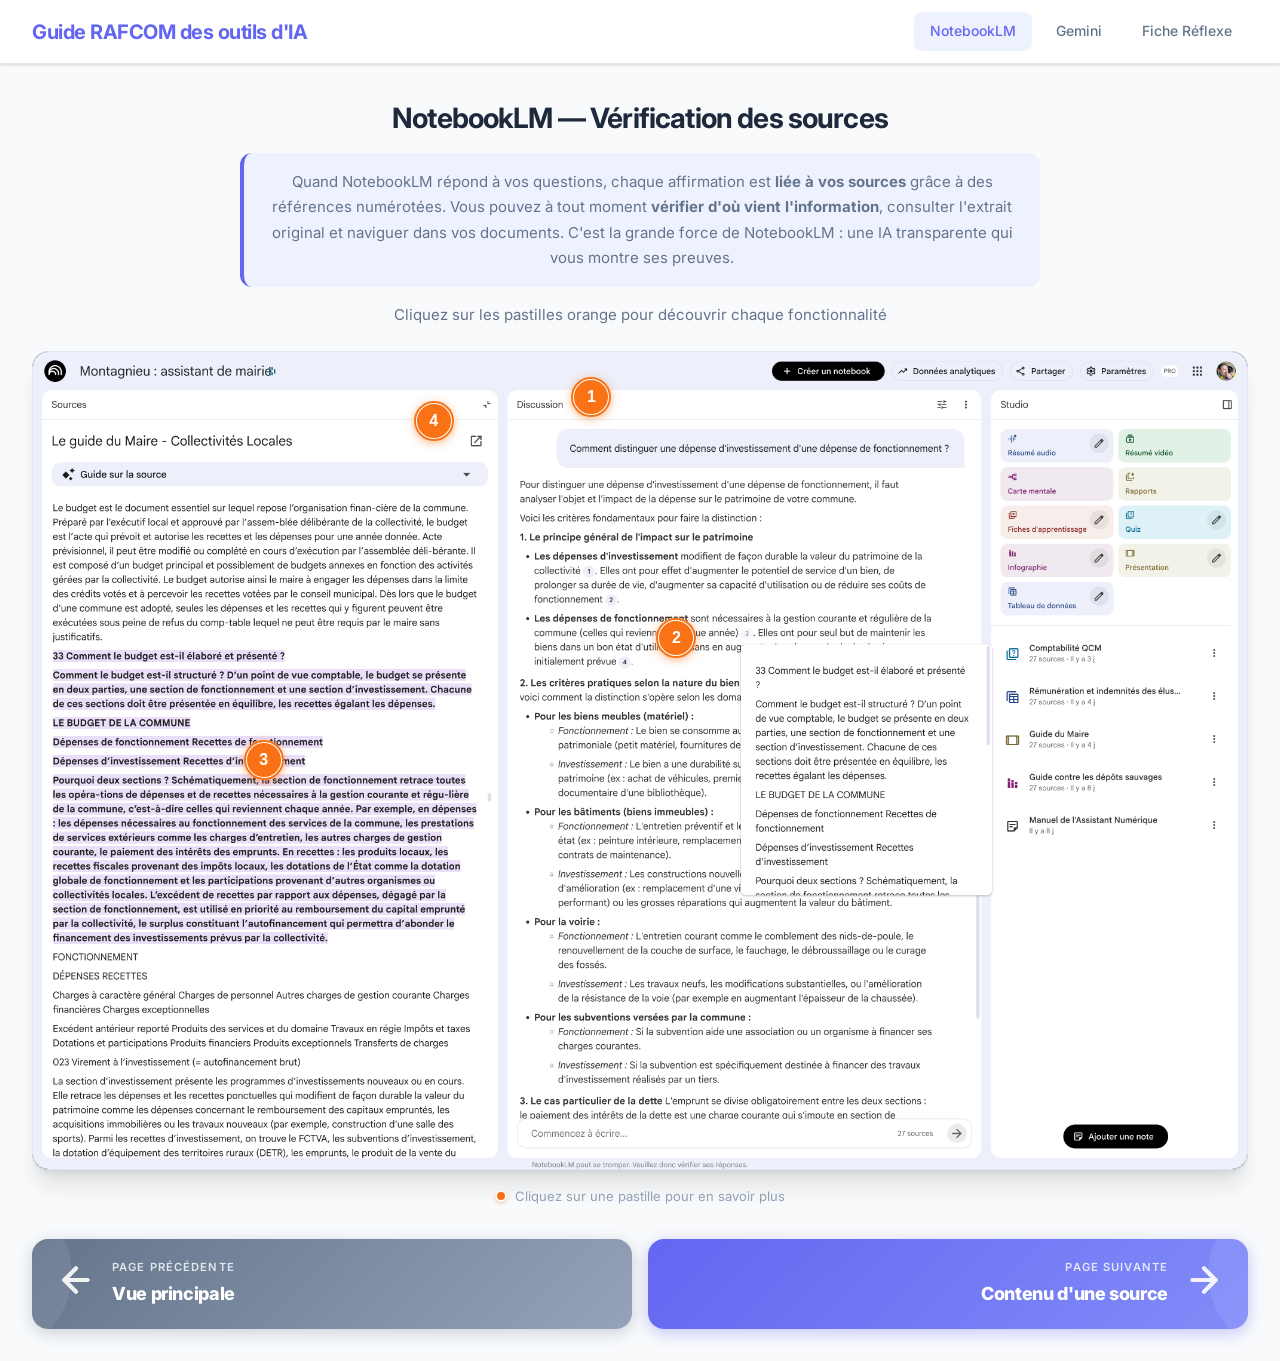
<file: notebooklm-page2.html>
<!DOCTYPE html>
<html lang="fr">
<head>
  <meta charset="UTF-8">
  <meta name="viewport" content="width=device-width, initial-scale=1.0">
  <title>NotebookLM - Vérification des sources</title>
  <link rel="preconnect" href="https://fonts.googleapis.com">
  <link rel="preconnect" href="https://fonts.gstatic.com" crossorigin>
  <link href="https://fonts.googleapis.com/css2?family=Inter:wght@400;500;600;700;800&display=swap" rel="stylesheet">
  <link rel="stylesheet" href="style.css">
</head>
<body>

  <nav class="navbar">
    <a href="index.html" class="nav-brand">Guide RAFCOM des outils d'IA</a>
    <div class="nav-links">
      <a href="notebooklm.html" class="active">NotebookLM</a>
      <a href="gemini.html">Gemini</a>
      <a href="reflex.html">Fiche Réflexe</a>
    </div>
  </nav>

  <main class="guide-page">
    <div class="guide-header">
      <h1>NotebookLM &mdash; Vérification des sources</h1>
      <div class="guide-intro">
        <p>Quand NotebookLM répond à vos questions, chaque affirmation est <strong>liée à vos sources</strong> grâce à des références numérotées. Vous pouvez à tout moment <strong>vérifier d'où vient l'information</strong>, consulter l'extrait original et naviguer dans vos documents. C'est la grande force de NotebookLM : une IA transparente qui vous montre ses preuves.</p>
      </div>
      <p class="guide-subtitle">Cliquez sur les pastilles orange pour découvrir chaque fonctionnalité</p>
    </div>

    <div class="screenshot-container" id="screenshotContainer">
      <img
        src="images/notebooklm-page2.png"
        alt="NotebookLM - Vérification des sources"
        class="screenshot-img"
        id="screenshotImg"
      >

      <!-- Zone highlights -->
      <div class="zone-highlight" id="zone-1" style="left: 39%; top: 3.5%; width: 40%; height: 96.5%;"></div>
      <div class="zone-highlight" id="zone-3" style="left: 0%; top: 3.5%; width: 39%; height: 96.5%;"></div>

      <!-- Hotspot 1 : Zone Discussion avec réponse structurée -->
      <button
        class="hotspot"
        data-hotspot="1"
        data-tooltip="La discussion en action"
        data-zone="zone-1"
        style="left: 46%; top: 5.5%;"
        aria-label="Annotation 1 : La discussion en action"
      >
        <span class="hotspot-number">1</span>
        <span class="hotspot-pulse"></span>
      </button>

      <!-- Hotspot 2 : Survol d'une référence numérotée -->
      <button
        class="hotspot"
        data-hotspot="2"
        data-tooltip="Survol d'une référence"
        style="left: 53%; top: 35%;"
        aria-label="Annotation 2 : Survol d'une référence"
      >
        <span class="hotspot-number">2</span>
        <span class="hotspot-pulse"></span>
      </button>

      <!-- Hotspot 3 : Clic ouvre la source à gauche -->
      <button
        class="hotspot"
        data-hotspot="3"
        data-tooltip="Source ouverte et surlignée"
        data-zone="zone-3"
        style="left: 19%; top: 50%;"
        aria-label="Annotation 3 : Source ouverte et surlignée"
      >
        <span class="hotspot-number">3</span>
        <span class="hotspot-pulse"></span>
      </button>

      <!-- Hotspot 4 : Fermer la source ouverte -->
      <button
        class="hotspot"
        data-hotspot="4"
        data-tooltip="Fermer la source"
        style="left: 33%; top: 8.5%;"
        aria-label="Annotation 4 : Fermer la source"
      >
        <span class="hotspot-number">4</span>
        <span class="hotspot-pulse"></span>
      </button>

    </div>

    <div class="legend">
      <span class="legend-dot"></span>
      Cliquez sur une pastille pour en savoir plus
    </div>

    <!-- Navigation double : ← Page 1 / Page 3 → -->
    <div class="nav-dual">
      <a href="notebooklm.html" class="nav-banner nav-banner-prev">
        <div class="nav-banner-arrow">
          <svg width="40" height="40" viewBox="0 0 24 24" fill="none" stroke="currentColor" stroke-width="2.5" stroke-linecap="round" stroke-linejoin="round">
            <path d="M19 12H5"></path>
            <path d="M12 19l-7-7 7-7"></path>
          </svg>
        </div>
        <div class="nav-banner-content">
          <span class="nav-banner-label">Page précédente</span>
          <span class="nav-banner-title">Vue principale</span>
        </div>
      </a>
      <a href="notebooklm-page3.html" class="nav-banner nav-banner-next">
        <div class="nav-banner-content" style="text-align: right;">
          <span class="nav-banner-label">Page suivante</span>
          <span class="nav-banner-title">Contenu d'une source</span>
        </div>
        <div class="nav-banner-arrow">
          <svg width="40" height="40" viewBox="0 0 24 24" fill="none" stroke="currentColor" stroke-width="2.5" stroke-linecap="round" stroke-linejoin="round">
            <path d="M5 12h14"></path>
            <path d="M12 5l7 7-7 7"></path>
          </svg>
        </div>
      </a>
    </div>
  </main>

  <!-- Modal -->
  <div class="modal-overlay" id="modalOverlay">
    <div class="modal" id="modal">
      <div class="modal-inner">
        <button class="modal-close" id="modalClose" aria-label="Fermer">&times;</button>
        <div class="modal-header">
          <span class="modal-badge" id="modalBadge">1</span>
          <h2 class="modal-title" id="modalTitle"></h2>
        </div>
        <div class="modal-body" id="modalBody"></div>
      </div>
      <div class="modal-footer" id="modalFooter"></div>
    </div>
  </div>

  <!-- Contenu des annotations -->
  <script>
    const pageContent = {
      1: {
        title: "La discussion en action",
        body: `
          <p>Quand vous posez une question à NotebookLM, l'IA génère une <strong>réponse structurée et détaillée</strong>, organisée avec des titres, des listes à puces et une mise en forme claire.</p>

          <h3>Des réponses sourcées</h3>
          <ul>
            <li>Chaque affirmation est accompagnée d'une <strong>référence numérotée</strong> (①②③④) qui renvoie à un passage précis de vos sources</li>
            <li>L'IA ne répond qu'à partir de <strong>vos documents importés</strong> : elle n'invente rien</li>
            <li>L'indicateur <strong>« 27 sources »</strong> en bas montre combien de sources ont été consultées pour élaborer la réponse</li>
          </ul>

          <h3>Une réponse exploitable</h3>
          <ul>
            <li>La réponse est <strong>structurée en sections</strong> (principes généraux, critères pratiques, cas particuliers...)</li>
            <li>Les termes clés sont mis en <strong>gras</strong> pour faciliter la lecture rapide</li>
            <li>Des <strong>exemples concrets</strong> illustrent chaque point (ex. : voirie, subventions, bâtiments...)</li>
          </ul>

          <div class="highlight-box">
            <strong>Bon à savoir :</strong> vous pouvez enchaîner les questions pour approfondir un point. L'IA garde le contexte de la conversation et peut croiser plusieurs sources pour vous répondre.
          </div>
        `,
        footer: ''
      },
      2: {
        title: "Survol d'une référence",
        body: `
          <p>Les petits <strong>chiffres encerclés</strong> (①②③④) dans la réponse sont des références vers vos sources. En <strong>survolant</strong> l'un de ces chiffres avec votre souris, un <strong>pop-up</strong> apparaît instantanément.</p>

          <h3>Ce que montre le pop-up</h3>
          <ul>
            <li>L'<strong>extrait exact</strong> du document source qui a servi à rédiger l'affirmation</li>
            <li>Suffisamment de contexte pour <strong>vérifier rapidement</strong> la pertinence de la citation</li>
            <li>Le texte est affiché tel qu'il apparaît dans votre document original</li>
          </ul>

          <h3>Pourquoi c'est utile ?</h3>
          <p>Ce survol rapide vous permet de <strong>vérifier une information sans quitter la conversation</strong>. Pas besoin d'ouvrir le document complet : un simple passage de souris suffit pour s'assurer que l'IA cite correctement vos sources.</p>

          <div class="highlight-box">
            <strong>Astuce :</strong> si le pop-up ne suffit pas et que vous voulez voir plus de contexte, <strong>cliquez</strong> sur le chiffre pour ouvrir la source complète (voir point 3).
          </div>
        `,
        footer: ''
      },
      3: {
        title: "Source ouverte et surlignée",
        body: `
          <p>Quand vous <strong>cliquez</strong> sur un chiffre de référence (①②③④), NotebookLM ouvre automatiquement la <strong>source correspondante dans la colonne de gauche</strong>.</p>

          <h3>Ce qui se passe</h3>
          <ul>
            <li>La source s'ouvre et affiche son <strong>contenu intégral</strong> (le texte complet du document)</li>
            <li>Le <strong>passage exact</strong> cité par l'IA est automatiquement <strong>surligné</strong> dans le document</li>
            <li>La vue <strong>défile automatiquement</strong> jusqu'au passage concerné</li>
          </ul>

          <h3>Pourquoi c'est utile ?</h3>
          <ul>
            <li><strong>Vérifier le contexte complet :</strong> vous voyez le passage cité dans son environnement original, avec les paragraphes qui précèdent et suivent</li>
            <li><strong>Évaluer la fiabilité :</strong> vous pouvez juger si l'IA a bien interprété le document ou si elle a sorti une phrase de son contexte</li>
            <li><strong>Approfondir :</strong> vous pouvez lire la source plus en détail pour aller au-delà de ce que l'IA a résumé</li>
          </ul>

          <div class="highlight-box">
            <strong>Bon à savoir :</strong> la colonne de gauche fonctionne comme une liseuse. Vous pouvez y faire défiler le document, le lire en entier, et même poser de nouvelles questions à l'IA basées sur ce que vous découvrez.
          </div>
        `,
        footer: ''
      },
      4: {
        title: "Fermer la source ouverte",
        body: `
          <p>Quand une source est ouverte dans la colonne de gauche, vous verrez un <strong>petit symbole</strong> en haut à droite de la colonne (à côté du titre de la source).</p>

          <h3>Ce que fait ce bouton</h3>
          <ul>
            <li>Il <strong>referme la source actuellement ouverte</strong></li>
            <li>Vous revenez à la <strong>liste de toutes vos sources</strong> avec les cases à cocher</li>
            <li>C'est le retour à la <strong>vue d'ensemble</strong> du panneau des sources</li>
          </ul>

          <h3>Quand l'utiliser ?</h3>
          <ul>
            <li>Après avoir <strong>vérifié un passage</strong> cité par l'IA, pour revenir à la vue générale</li>
            <li>Pour <strong>sélectionner ou désélectionner</strong> des sources avant de poser une nouvelle question</li>
            <li>Pour <strong>ouvrir une autre source</strong> directement depuis la liste</li>
          </ul>

          <div class="highlight-box">
            <strong>Astuce :</strong> vous pouvez aussi cliquer directement sur un autre chiffre de référence dans la discussion — cela fermera automatiquement la source en cours et ouvrira la nouvelle.
          </div>
        `,
        footer: ''
      }
    };
  </script>
  <script src="script.js"></script>

</body>
</html>
</file>
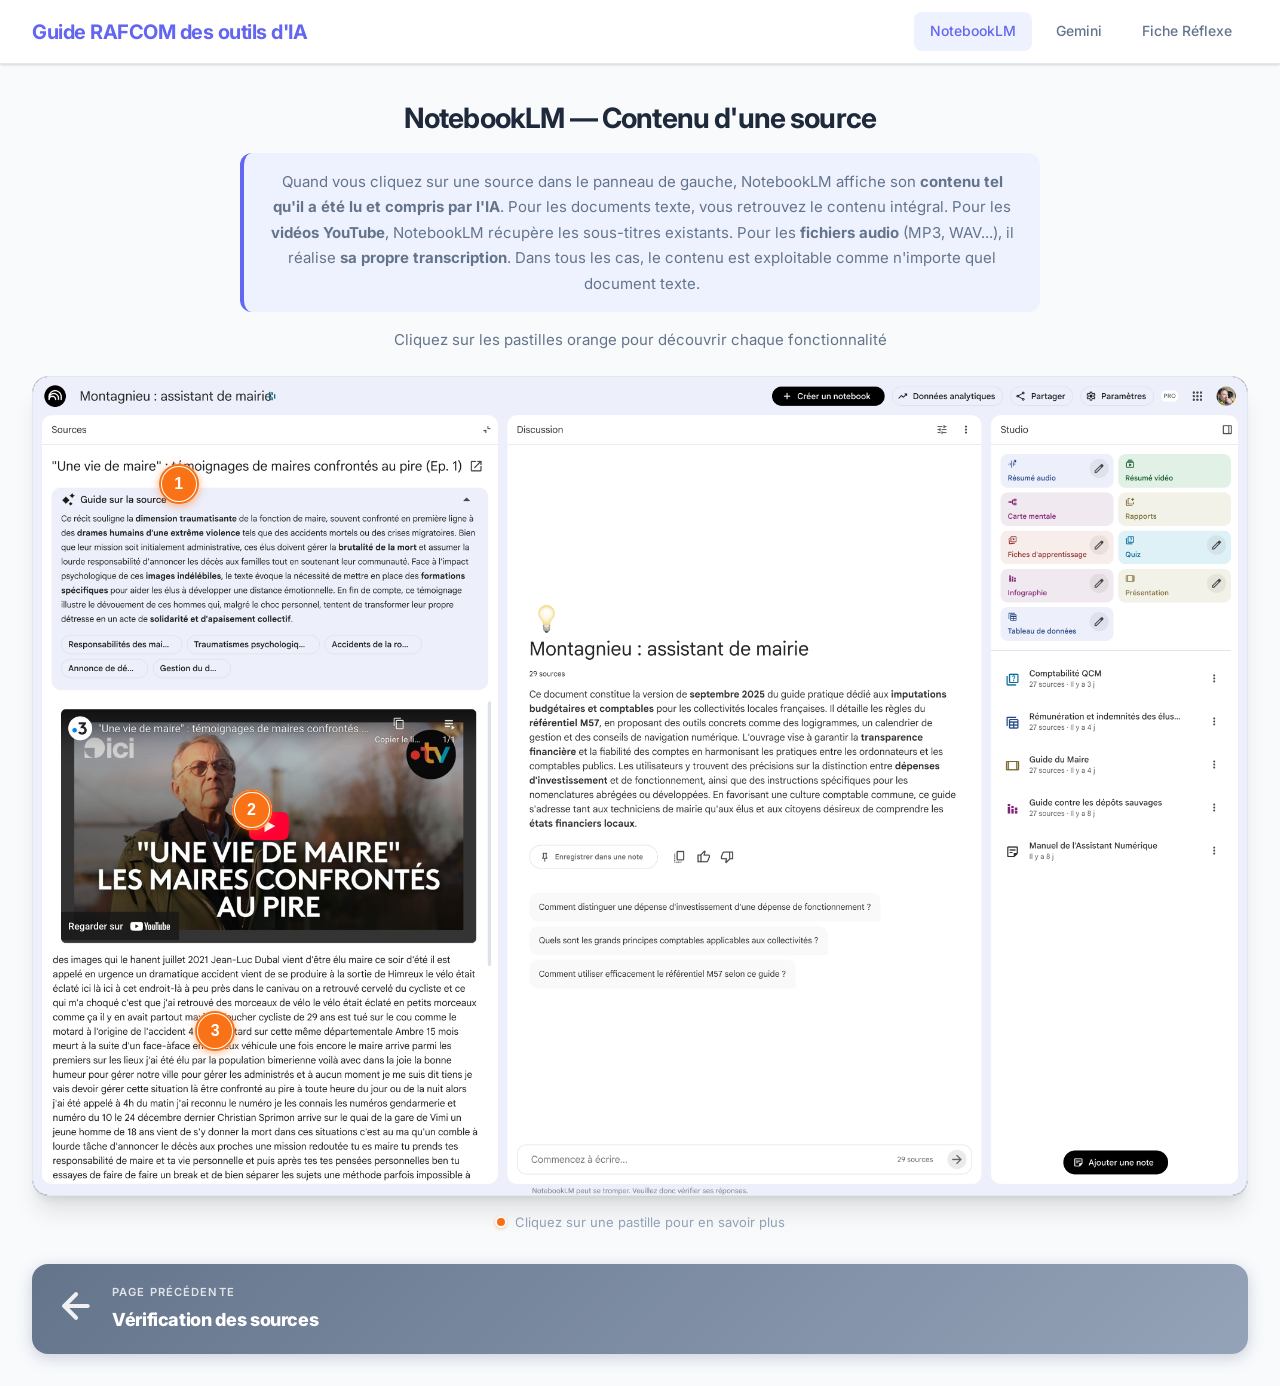
<file: notebooklm-page3.html>
<!DOCTYPE html>
<html lang="fr">
<head>
  <meta charset="UTF-8">
  <meta name="viewport" content="width=device-width, initial-scale=1.0">
  <title>NotebookLM - Contenu d'une source</title>
  <link rel="preconnect" href="https://fonts.googleapis.com">
  <link rel="preconnect" href="https://fonts.gstatic.com" crossorigin>
  <link href="https://fonts.googleapis.com/css2?family=Inter:wght@400;500;600;700;800&display=swap" rel="stylesheet">
  <link rel="stylesheet" href="style.css">
</head>
<body>

  <nav class="navbar">
    <a href="index.html" class="nav-brand">Guide RAFCOM des outils d'IA</a>
    <div class="nav-links">
      <a href="notebooklm.html" class="active">NotebookLM</a>
      <a href="gemini.html">Gemini</a>
      <a href="reflex.html">Fiche Réflexe</a>
    </div>
  </nav>

  <main class="guide-page">
    <div class="guide-header">
      <h1>NotebookLM &mdash; Contenu d'une source</h1>
      <div class="guide-intro">
        <p>Quand vous cliquez sur une source dans le panneau de gauche, NotebookLM affiche son <strong>contenu tel qu'il a été lu et compris par l'IA</strong>. Pour les documents texte, vous retrouvez le contenu intégral. Pour les <strong>vidéos YouTube</strong>, NotebookLM récupère les sous-titres existants. Pour les <strong>fichiers audio</strong> (MP3, WAV...), il réalise <strong>sa propre transcription</strong>. Dans tous les cas, le contenu est exploitable comme n'importe quel document texte.</p>
      </div>
      <p class="guide-subtitle">Cliquez sur les pastilles orange pour découvrir chaque fonctionnalité</p>
    </div>

    <div class="screenshot-container" id="screenshotContainer">
      <img
        src="images/notebooklm-page3.png"
        alt="NotebookLM - Contenu d'une source avec transcription vidéo"
        class="screenshot-img"
        id="screenshotImg"
      >

      <!-- Zone highlights -->
      <div class="zone-highlight" id="zone-1" style="left: 0%; top: 9%; width: 39%; height: 25%;"></div>
      <div class="zone-highlight" id="zone-2" style="left: 0%; top: 38%; width: 39%; height: 32%;"></div>
      <div class="zone-highlight" id="zone-3" style="left: 0%; top: 70%; width: 39%; height: 30%;"></div>

      <!-- Hotspot 1 : Guide sur la source -->
      <button
        class="hotspot"
        data-hotspot="1"
        data-tooltip="Guide sur la source"
        data-zone="zone-1"
        style="left: 12%; top: 13%;"
        aria-label="Annotation 1 : Guide sur la source"
      >
        <span class="hotspot-number">1</span>
        <span class="hotspot-pulse"></span>
      </button>

      <!-- Hotspot 2 : Vidéo intégrée -->
      <button
        class="hotspot"
        data-hotspot="2"
        data-tooltip="Vidéo intégrée"
        data-zone="zone-2"
        style="left: 18%; top: 53%;"
        aria-label="Annotation 2 : Vidéo intégrée"
      >
        <span class="hotspot-number">2</span>
        <span class="hotspot-pulse"></span>
      </button>

      <!-- Hotspot 3 : Transcription automatique -->
      <button
        class="hotspot"
        data-hotspot="3"
        data-tooltip="Transcription automatique"
        data-zone="zone-3"
        style="left: 15%; top: 80%;"
        aria-label="Annotation 3 : Transcription automatique"
      >
        <span class="hotspot-number">3</span>
        <span class="hotspot-pulse"></span>
      </button>

    </div>

    <div class="legend">
      <span class="legend-dot"></span>
      Cliquez sur une pastille pour en savoir plus
    </div>

    <!-- Navigation : ← Page 2 -->
    <a href="notebooklm-page2.html" class="nav-banner nav-banner-prev" style="margin-top: 2rem;">
      <div class="nav-banner-arrow">
        <svg width="40" height="40" viewBox="0 0 24 24" fill="none" stroke="currentColor" stroke-width="2.5" stroke-linecap="round" stroke-linejoin="round">
          <path d="M19 12H5"></path>
          <path d="M12 19l-7-7 7-7"></path>
        </svg>
      </div>
      <div class="nav-banner-content">
        <span class="nav-banner-label">Page précédente</span>
        <span class="nav-banner-title">Vérification des sources</span>
      </div>
    </a>
  </main>

  <!-- Modal -->
  <div class="modal-overlay" id="modalOverlay">
    <div class="modal" id="modal">
      <div class="modal-inner">
        <button class="modal-close" id="modalClose" aria-label="Fermer">&times;</button>
        <div class="modal-header">
          <span class="modal-badge" id="modalBadge">1</span>
          <h2 class="modal-title" id="modalTitle"></h2>
        </div>
        <div class="modal-body" id="modalBody"></div>
      </div>
      <div class="modal-footer" id="modalFooter"></div>
    </div>
  </div>

  <!-- Contenu des annotations -->
  <script>
    const pageContent = {
      1: {
        title: "Guide sur la source",
        body: `
          <p>Quand vous ouvrez une source, NotebookLM affiche en haut un <strong>« Guide sur la source »</strong>. C'est un <strong>résumé automatique</strong> généré par l'IA à partir du contenu du document.</p>

          <h3>Ce que contient le guide</h3>
          <ul>
            <li>Une <strong>synthèse</strong> des thèmes principaux du document, avec les concepts clés en gras</li>
            <li>Des <strong>mots-clés thématiques</strong> (étiquettes cliquables) qui identifient les sujets abordés dans la source</li>
            <li>Ces mots-clés vous permettent de <strong>lancer rapidement une question</strong> sur un thème spécifique</li>
          </ul>

          <h3>Pourquoi c'est utile ?</h3>
          <p>Le guide vous donne un <strong>aperçu instantané</strong> du contenu d'une source sans avoir à la lire en entier. C'est particulièrement pratique quand vous avez importé de nombreux documents et que vous voulez savoir rapidement ce que contient chacun d'eux.</p>

          <div class="highlight-box">
            <strong>Bon à savoir :</strong> le guide est généré automatiquement pour chaque source, qu'il s'agisse d'un PDF, d'un site web, d'une vidéo ou d'un fichier audio. C'est la « carte d'identité » de votre document.
          </div>
        `,
        footer: ''
      },
      2: {
        title: "Vidéo intégrée",
        body: `
          <p>Quand vous importez une <strong>vidéo YouTube</strong> comme source, NotebookLM intègre directement le <strong>lecteur vidéo</strong> dans le panneau de la source.</p>

          <h3>Ce que vous pouvez faire</h3>
          <ul>
            <li><strong>Cliquer sur la vignette</strong> pour démarrer la lecture de la vidéo directement dans NotebookLM</li>
            <li>Regarder la vidéo <strong>sans quitter l'interface</strong>, tout en continuant à discuter avec l'IA</li>
            <li>Mettre en pause, avancer ou reculer comme dans n'importe quel lecteur vidéo</li>
          </ul>

          <h3>Comment ça marche ?</h3>
          <p>NotebookLM <strong>récupère les sous-titres existants</strong> de la vidéo YouTube (qu'ils soient générés automatiquement par YouTube ou ajoutés manuellement par l'auteur). C'est ce texte qui est ensuite analysé par l'IA pour répondre à vos questions.</p>

          <div class="highlight-box">
            <strong>Important :</strong> une vidéo YouTube <strong>sans sous-titres ne peut pas être importée</strong> dans NotebookLM. La plupart des vidéos YouTube disposent de sous-titres automatiques, mais vérifiez leur présence avant l'import.
          </div>
        `,
        footer: ''
      },
      3: {
        title: "Transcription automatique",
        body: `
          <p>Sous la vidéo, NotebookLM affiche le <strong>texte intégral des sous-titres</strong> récupérés depuis YouTube. C'est ce texte que l'IA utilise pour analyser le contenu et répondre à vos questions.</p>

          <h3>Vidéos YouTube vs fichiers audio</h3>
          <ul>
            <li><strong>Vidéos YouTube :</strong> NotebookLM <strong>récupère les sous-titres</strong> existants (automatiques ou manuels) — il ne retranscrit pas lui-même la vidéo</li>
            <li><strong>Fichiers audio</strong> (MP3, WAV...) : NotebookLM <strong>réalise sa propre transcription</strong>, ce qui en fait un outil très pratique pour transcrire des réunions, des entretiens ou des conférences</li>
          </ul>

          <h3>Qualité et exploitation</h3>
          <ul>
            <li>Dans les deux cas, la transcription est <strong>globalement fidèle et exploitable</strong></li>
            <li>L'IA analyse ce texte comme n'importe quel document pour répondre à vos questions</li>
          </ul>

          <h3>Limites à connaître</h3>
          <ul>
            <li><strong>Pas de time code :</strong> la transcription ne comporte pas d'horodatage (pas de repère temporel pour retrouver un passage dans l'enregistrement)</li>
            <li><strong>Pas de diarisation :</strong> les différents interlocuteurs ne sont pas identifiés — le texte est retranscrit en continu, sans distinguer qui parle</li>
          </ul>

          <div class="highlight-box">
            <strong>En résumé :</strong> c'est un excellent outil pour <strong>exploiter le contenu</strong> d'un enregistrement avec l'IA, mais pas un outil de transcription professionnelle avec repérage des locuteurs et horodatage.
          </div>
        `,
        footer: ''
      }
    };
  </script>
  <script src="script.js"></script>

</body>
</html>
</file>
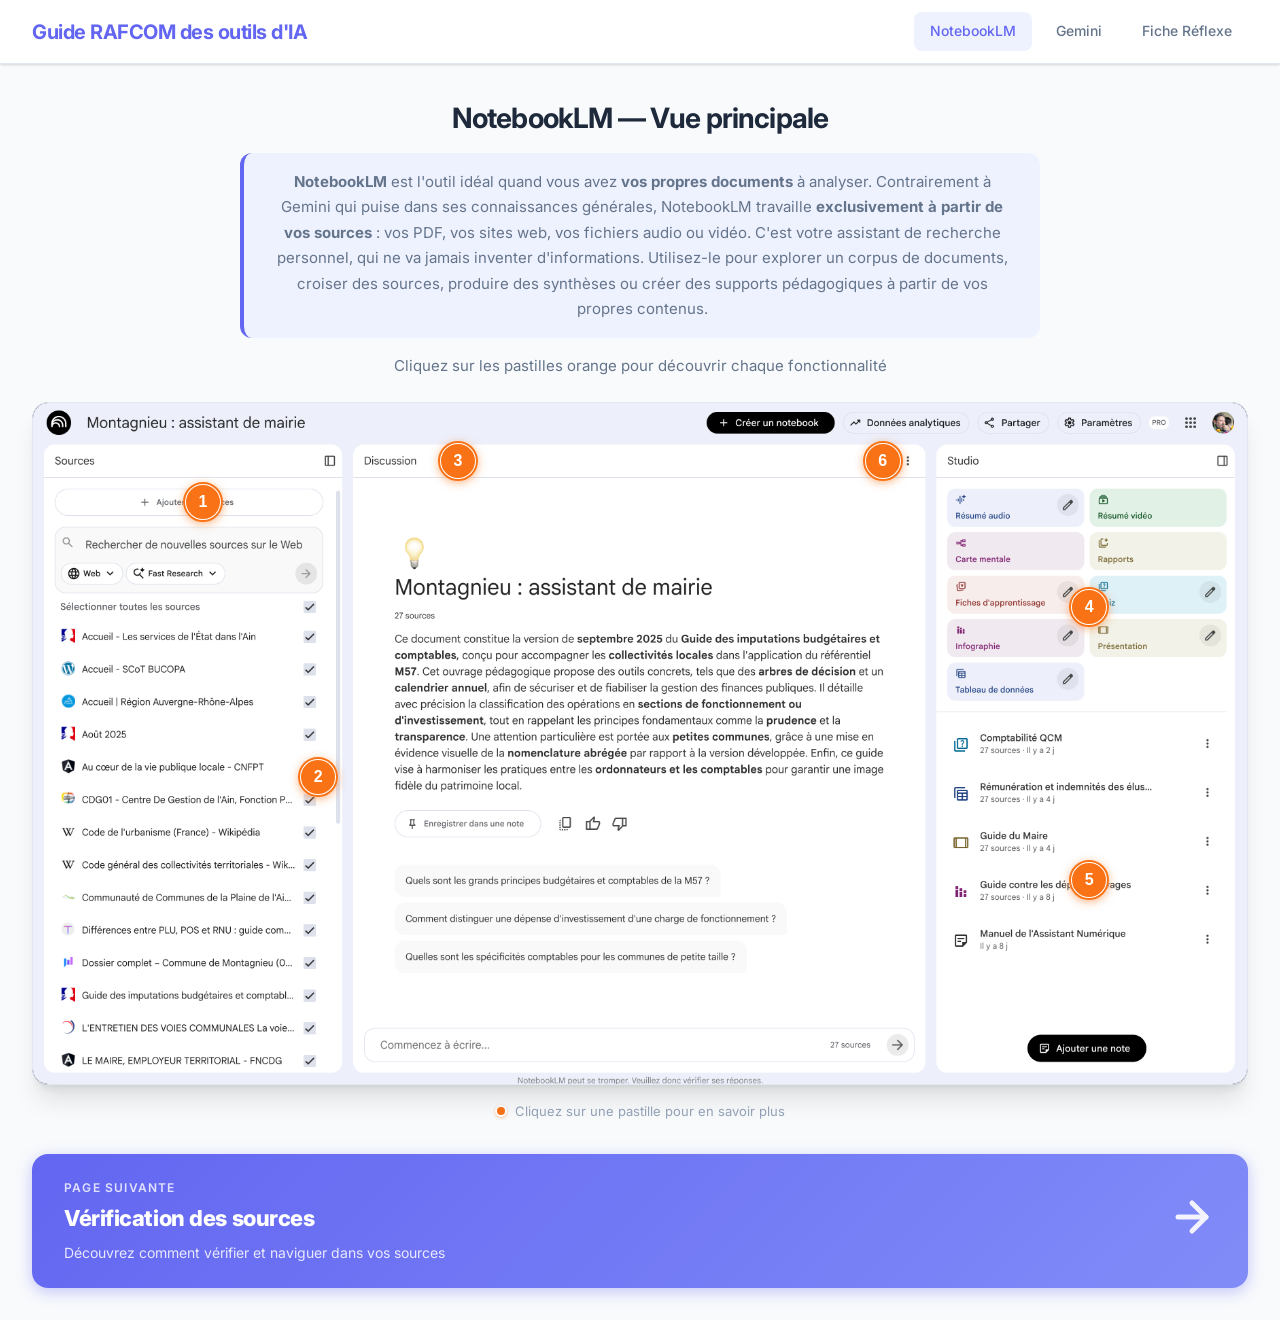
<file: notebooklm.html>
<!DOCTYPE html>
<html lang="fr">
<head>
  <meta charset="UTF-8">
  <meta name="viewport" content="width=device-width, initial-scale=1.0">
  <title>NotebookLM - Guide interactif</title>
  <link rel="preconnect" href="https://fonts.googleapis.com">
  <link rel="preconnect" href="https://fonts.gstatic.com" crossorigin>
  <link href="https://fonts.googleapis.com/css2?family=Inter:wght@400;500;600;700;800&display=swap" rel="stylesheet">
  <link rel="stylesheet" href="style.css">
</head>
<body>

  <nav class="navbar">
    <a href="index.html" class="nav-brand">Guide RAFCOM des outils d'IA</a>
    <div class="nav-links">
      <a href="notebooklm.html" class="active">NotebookLM</a>
      <a href="gemini.html">Gemini</a>
      <a href="reflex.html">Fiche Réflexe</a>
    </div>
  </nav>

  <main class="guide-page">
    <div class="guide-header">
      <h1>NotebookLM &mdash; Vue principale</h1>
      <div class="guide-intro">
        <p><strong>NotebookLM</strong> est l'outil idéal quand vous avez <strong>vos propres documents</strong> à analyser. Contrairement à Gemini qui puise dans ses connaissances générales, NotebookLM travaille <strong>exclusivement à partir de vos sources</strong> : vos PDF, vos sites web, vos fichiers audio ou vidéo. C'est votre assistant de recherche personnel, qui ne va jamais inventer d'informations. Utilisez-le pour explorer un corpus de documents, croiser des sources, produire des synthèses ou créer des supports pédagogiques à partir de vos propres contenus.</p>
      </div>
      <p class="guide-subtitle">Cliquez sur les pastilles orange pour découvrir chaque fonctionnalité</p>
    </div>

    <div class="screenshot-container" id="screenshotContainer">
      <img
        src="images/notebooklm-main.png"
        alt="Interface principale de NotebookLM"
        class="screenshot-img"
        id="screenshotImg"
      >

      <!-- Zone highlights (shown on hotspot hover) -->
      <div class="zone-highlight" id="zone-2" style="left: 0%; top: 17%; width: 26.5%; height: 83%;"></div>
      <div class="zone-highlight" id="zone-3" style="left: 26.5%; top: 7.5%; width: 47.5%; height: 92.5%;"></div>
      <div class="zone-highlight" id="zone-4" style="left: 74%; top: 10%; width: 26%; height: 34%;"></div>
      <div class="zone-highlight" id="zone-5" style="left: 74%; top: 45%; width: 26%; height: 55%;"></div>

      <!-- Hotspot 1 : Ajouter des sources -->
      <button
        class="hotspot"
        data-hotspot="1"
        data-tooltip="Ajouter des sources"
        style="left: 14%; top: 14.5%;"
        aria-label="Annotation 1 : Ajouter des sources"
      >
        <span class="hotspot-number">1</span>
        <span class="hotspot-pulse"></span>
      </button>

      <!-- Hotspot 2 : Panneau des sources -->
      <button
        class="hotspot"
        data-hotspot="2"
        data-tooltip="Panneau des sources"
        data-zone="zone-2"
        style="left: 23.5%; top: 55%;"
        aria-label="Annotation 2 : Panneau des sources"
      >
        <span class="hotspot-number">2</span>
        <span class="hotspot-pulse"></span>
      </button>

      <!-- Hotspot 3 : Espace Discussion -->
      <button
        class="hotspot"
        data-hotspot="3"
        data-tooltip="Espace Discussion"
        data-zone="zone-3"
        style="left: 35%; top: 8.5%;"
        aria-label="Annotation 3 : Espace Discussion"
      >
        <span class="hotspot-number">3</span>
        <span class="hotspot-pulse"></span>
      </button>

      <!-- Hotspot 4 : Studio - Outils de création -->
      <button
        class="hotspot"
        data-hotspot="4"
        data-tooltip="Studio : outils de création"
        data-zone="zone-4"
        style="left: 87%; top: 30%;"
        aria-label="Annotation 4 : Studio - Outils de création"
      >
        <span class="hotspot-number">4</span>
        <span class="hotspot-pulse"></span>
      </button>

      <!-- Hotspot 5 : Résultats du Studio -->
      <button
        class="hotspot"
        data-hotspot="5"
        data-tooltip="Résultats générés"
        data-zone="zone-5"
        style="left: 87%; top: 70%;"
        aria-label="Annotation 5 : Résultats du Studio"
      >
        <span class="hotspot-number">5</span>
        <span class="hotspot-pulse"></span>
      </button>

      <!-- Hotspot 6 : Paramètres de la Discussion -->
      <button
        class="hotspot"
        data-hotspot="6"
        data-tooltip="Paramètres de conversation"
        style="left: 70%; top: 8.5%;"
        aria-label="Annotation 6 : Paramètres de la Discussion"
      >
        <span class="hotspot-number">6</span>
        <span class="hotspot-pulse"></span>
      </button>
    </div>

    <div class="legend">
      <span class="legend-dot"></span>
      Cliquez sur une pastille pour en savoir plus
    </div>

    <a href="notebooklm-page2.html" class="next-page-banner">
      <div class="next-page-content">
        <span class="next-page-label">Page suivante</span>
        <span class="next-page-title">Vérification des sources</span>
        <span class="next-page-desc">Découvrez comment vérifier et naviguer dans vos sources</span>
      </div>
      <div class="next-page-arrow">
        <svg width="48" height="48" viewBox="0 0 24 24" fill="none" stroke="currentColor" stroke-width="2.5" stroke-linecap="round" stroke-linejoin="round">
          <path d="M5 12h14"></path>
          <path d="M12 5l7 7-7 7"></path>
        </svg>
      </div>
    </a>
  </main>

  <!-- Modal -->
  <div class="modal-overlay" id="modalOverlay">
    <div class="modal" id="modal">
      <div class="modal-inner">
        <button class="modal-close" id="modalClose" aria-label="Fermer">&times;</button>
        <div class="modal-header">
          <span class="modal-badge" id="modalBadge">1</span>
          <h2 class="modal-title" id="modalTitle"></h2>
        </div>
        <div class="modal-body" id="modalBody"></div>
      </div>
      <div class="modal-footer" id="modalFooter"></div>
    </div>
  </div>

  <!-- Contenu des annotations -->
  <script>
    const pageContent = {
      1: {
        title: "Ajouter des sources",
        body: `
          <p>Le bouton <strong>« + Ajouter des sources »</strong> vous permet d'importer des documents dans votre notebook pour que l'IA puisse les analyser.</p>
          <p>NotebookLM accepte de nombreux formats :</p>
          <ul>
            <li><strong>Documents</strong> : PDF, Google Docs, Google Slides</li>
            <li><strong>Web</strong> : sites web (via URL), articles en ligne</li>
            <li><strong>Texte</strong> : texte copié-collé directement</li>
            <li><strong>Audio</strong> : fichiers MP3, WAV et autres formats audio</li>
            <li><strong>Vidéo</strong> : vidéos YouTube (via URL)</li>
          </ul>
          <div class="highlight-box">
            <strong>Bon à savoir :</strong> vous pouvez importer jusqu'à <strong>50 sources</strong> par notebook, et chaque source peut contenir jusqu'à 500 000 mots.
          </div>
        `,
        footer: ''
      },
      2: {
        title: "Panneau des sources",
        body: `
          <p>Le panneau de gauche affiche <strong>toutes les sources importées</strong> dans votre notebook. C'est ici que vous gérez vos documents.</p>

          <h3>Sélection des sources</h3>
          <ul>
            <li><strong>Cochez / décochez</strong> chaque source pour l'inclure ou l'exclure de la conversation avec l'IA</li>
            <li>Utilisez <strong>« Sélectionner toutes les sources »</strong> pour tout activer d'un coup</li>
            <li>L'IA ne répondra qu'à partir des sources cochées</li>
          </ul>

          <h3>Gestion des sources</h3>
          <ul>
            <li><strong>Cliquez sur une source</strong> pour l'ouvrir et consulter son contenu</li>
            <li>Vous pouvez <strong>renommer</strong> une source pour mieux l'identifier</li>
            <li>Vous pouvez <strong>supprimer</strong> une source dont vous n'avez plus besoin</li>
            <li>Chaque source affiche une <strong>icône</strong> indiquant son type (PDF, site web, audio...)</li>
          </ul>

          <h3>Traitement des fichiers</h3>
          <ul>
            <li>Les <strong>PDF, Google Docs et sites web</strong> sont analysés directement par l'IA</li>
            <li>Les <strong>fichiers audio</strong> (MP3, WAV...) sont <strong>automatiquement retranscrits</strong> en texte avant analyse</li>
            <li>Les <strong>vidéos YouTube</strong> sont également <strong>retranscrites automatiquement</strong> grâce aux sous-titres</li>
          </ul>

          <h3>Recherche web intégrée</h3>
          <p>La barre de recherche en haut du panneau vous permet de <strong>chercher de nouvelles sources directement sur le web</strong> et de les ajouter à votre notebook sans quitter l'interface.</p>
        `,
        footer: ''
      },
      3: {
        title: "L'espace Discussion",
        body: `
          <p>L'<strong>espace Discussion</strong> est le cœur de NotebookLM. C'est ici que vous interagissez avec l'IA à propos de vos sources.</p>

          <h3>Le chatbot</h3>
          <ul>
            <li>Tapez votre question dans la barre <strong>« Commencez à écrire... »</strong> en bas de l'écran</li>
            <li>L'IA répond en s'appuyant <strong>uniquement sur vos sources</strong> importées : elle ne va pas inventer d'informations</li>
            <li>Le <strong>nombre de sources consultées</strong> pour chaque réponse est indiqué (ex. « 27 sources »)</li>
          </ul>

          <h3>Résumé automatique</h3>
          <p>Dès l'ouverture du notebook, NotebookLM génère automatiquement un <strong>résumé de l'ensemble de vos sources</strong>, avec les concepts clés mis en gras pour faciliter la lecture.</p>

          <h3>Questions suggérées</h3>
          <p>NotebookLM vous propose des <strong>questions pertinentes</strong> pour démarrer la conversation, générées à partir du contenu de vos sources. Cliquez sur l'une d'elles pour obtenir une réponse immédiate.</p>

          <h3>Actions sur les réponses</h3>
          <ul>
            <li><strong>Copier</strong> la réponse dans le presse-papiers</li>
            <li><strong>Évaluer</strong> la réponse avec les boutons pouce haut / pouce bas</li>
            <li><strong>Enregistrer dans une note</strong> pour conserver les réponses importantes dans le Studio</li>
          </ul>

          <div class="highlight-box">
            <strong>Astuce :</strong> vous pouvez poser des questions très précises comme « Compare les données du chapitre 3 avec celles du document X » — l'IA croisera vos sources pour vous répondre.
          </div>
        `,
        footer: ''
      },
      4: {
        title: "Le Studio : outils de création",
        body: `
          <p>Le <strong>Studio</strong> est le panneau de droite. Il regroupe tous les outils de création automatique de NotebookLM, alimentés par vos sources.</p>

          <h3>Les outils disponibles</h3>
          <ul>
            <li><strong>Résumé audio</strong> : génère un podcast conversationnel à deux voix qui résume vos sources de façon naturelle et engageante</li>
            <li><strong>Résumé vidéo</strong> : crée une vidéo de synthèse à partir de vos documents</li>
            <li><strong>Carte mentale</strong> : produit une carte mentale visuelle organisant les concepts clés de vos sources</li>
            <li><strong>Rapports</strong> : rédige un rapport structuré et détaillé à partir de vos documents</li>
            <li><strong>Fiches d'apprentissage</strong> : génère des fiches de révision (type flashcards) pour mémoriser les informations</li>
            <li><strong>Quiz</strong> : crée un questionnaire à choix multiples pour tester vos connaissances</li>
            <li><strong>Infographie</strong> : produit une représentation visuelle synthétique des données</li>
            <li><strong>Présentation</strong> : génère un support de présentation structuré (type diaporama)</li>
            <li><strong>Tableau de données</strong> : extrait et organise les données de vos sources dans un tableau</li>
          </ul>

          <div class="highlight-box">
            <strong>Bon à savoir :</strong> chaque outil de création peut être personnalisé grâce au <strong>crayon d'édition</strong> (icône ✏️) qui apparaît à côté. Vous pouvez ainsi préciser vos instructions avant de générer le contenu.
          </div>
        `,
        footer: ''
      },
      5: {
        title: "Résultats générés",
        body: `
          <p>La partie basse du Studio affiche <strong>tous les contenus que vous avez générés</strong> avec les outils du Studio.</p>

          <h3>Ce que vous voyez ici</h3>
          <ul>
            <li>Chaque résultat affiche son <strong>titre</strong>, le <strong>nombre de sources</strong> utilisées et sa <strong>date de création</strong></li>
            <li>Cliquez sur un résultat pour <strong>l'ouvrir et le consulter</strong></li>
            <li>Le menu <strong>⋮</strong> (trois points) à droite permet de renommer, supprimer ou partager un résultat</li>
          </ul>

          <h3>Ajouter une note</h3>
          <p>Le bouton <strong>« + Ajouter une note »</strong> en bas vous permet de créer manuellement une note dans le Studio, en plus des contenus générés automatiquement.</p>

          <div class="highlight-box">
            <strong>Astuce :</strong> les notes enregistrées depuis l'espace Discussion (bouton « Enregistrer dans une note ») apparaissent aussi ici. C'est votre espace de travail centralisé.
          </div>
        `,
        footer: ''
      },
      6: {
        title: "Paramètres de la Discussion",
        body: `
          <p>L'icône de <strong>paramètres</strong> (en haut à droite de la zone Discussion) vous permet de personnaliser le comportement de l'IA dans vos conversations.</p>

          <h3>Personnaliser la conversation</h3>
          <p>Vous pouvez configurer trois éléments clés :</p>
          <ul>
            <li><strong>L'objectif</strong> : définissez ce que vous cherchez à accomplir (ex. « préparer un conseil municipal », « rédiger une note de synthèse », « comprendre un texte réglementaire »)</li>
            <li><strong>Le style</strong> : choisissez le ton des réponses (formel, pédagogique, synthétique, détaillé...)</li>
            <li><strong>Le rôle</strong> : attribuez un rôle à l'IA (ex. « tu es un expert en finances publiques », « tu es un formateur qui vulgarise pour des élus »)</li>
          </ul>

          <h3>Pourquoi c'est utile ?</h3>
          <p>En personnalisant ces paramètres, vous obtenez des réponses <strong>beaucoup plus pertinentes et adaptées</strong> à votre contexte. Au lieu de réponses génériques, l'IA calibre son vocabulaire, son niveau de détail et son angle d'analyse en fonction de vos besoins.</p>

          <div class="highlight-box">
            <strong>Exemple concret :</strong> si vous définissez le rôle « assistant juridique spécialisé en droit des collectivités » et l'objectif « préparer une délibération », l'IA structurera ses réponses comme un véritable conseil juridique, avec les références réglementaires appropriées.
          </div>
        `,
        footer: ''
      }
    };
  </script>
  <script src="script.js"></script>

</body>
</html>
</file>
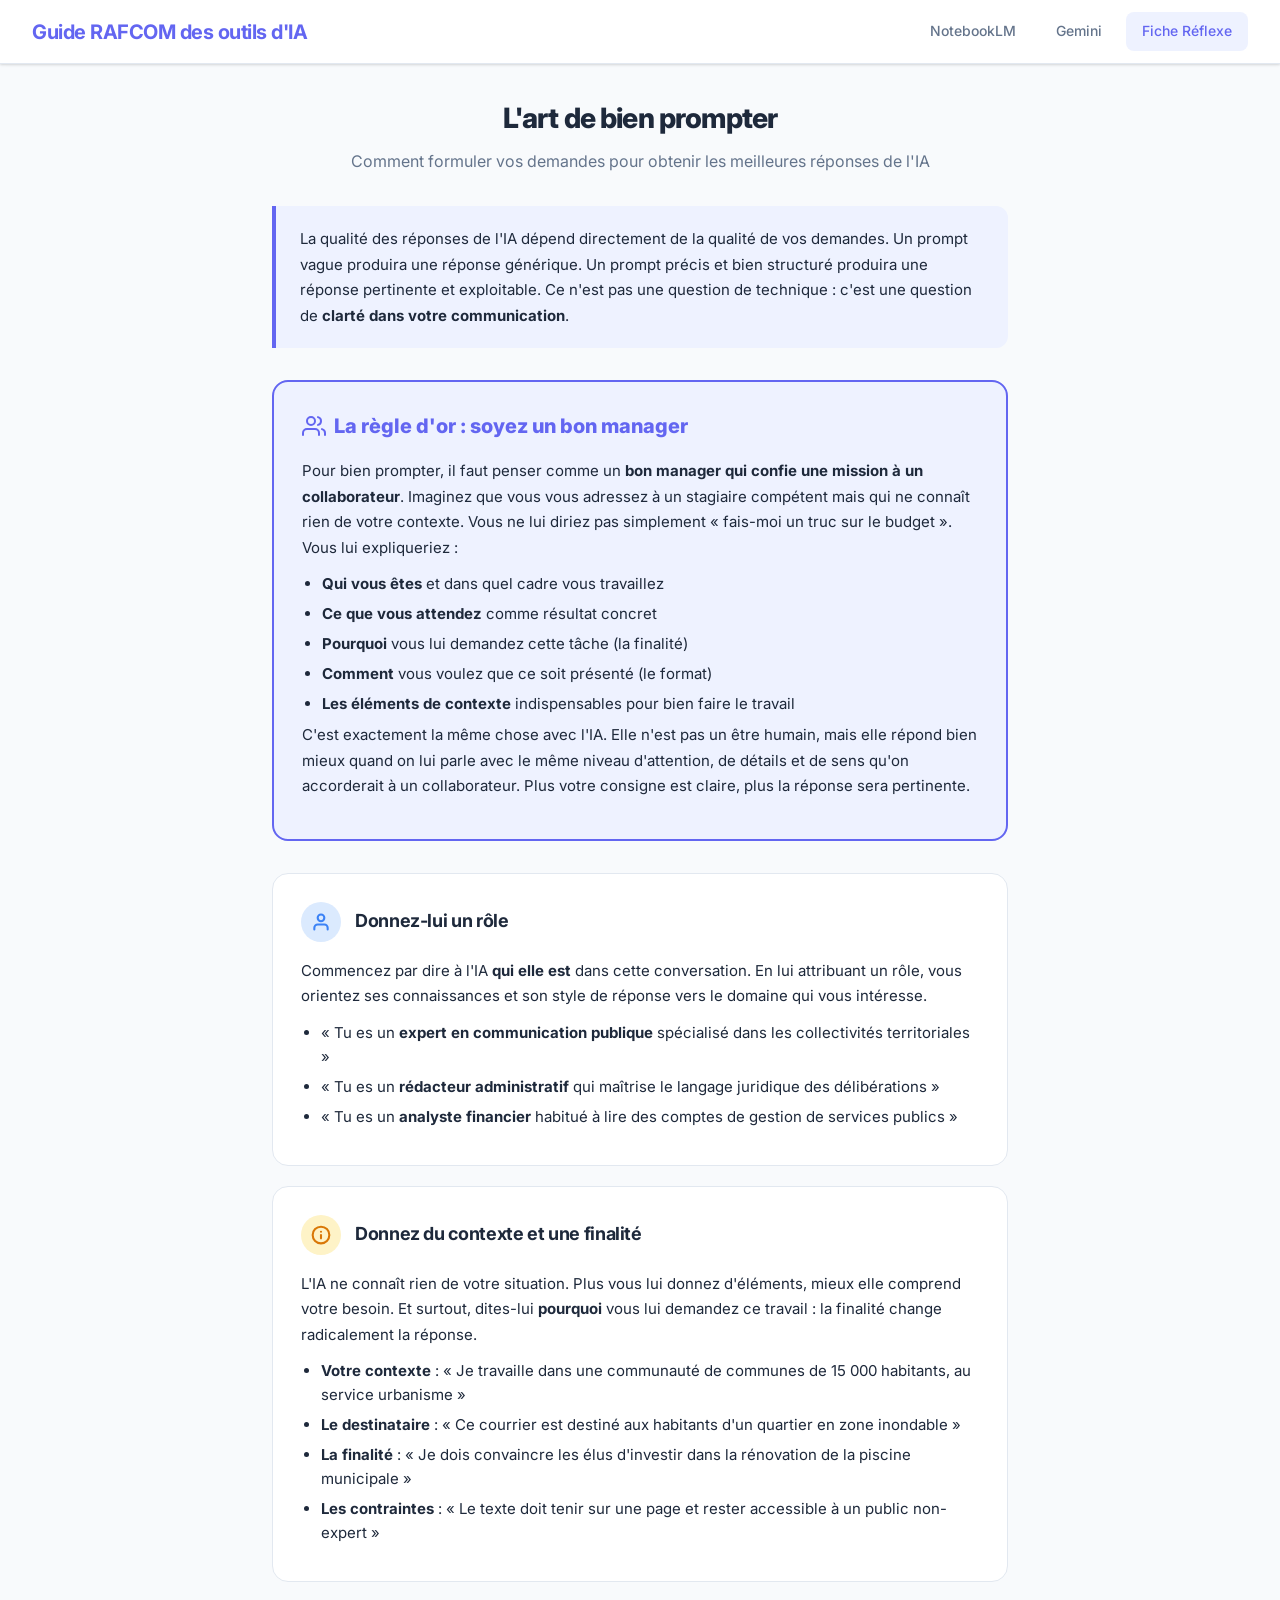
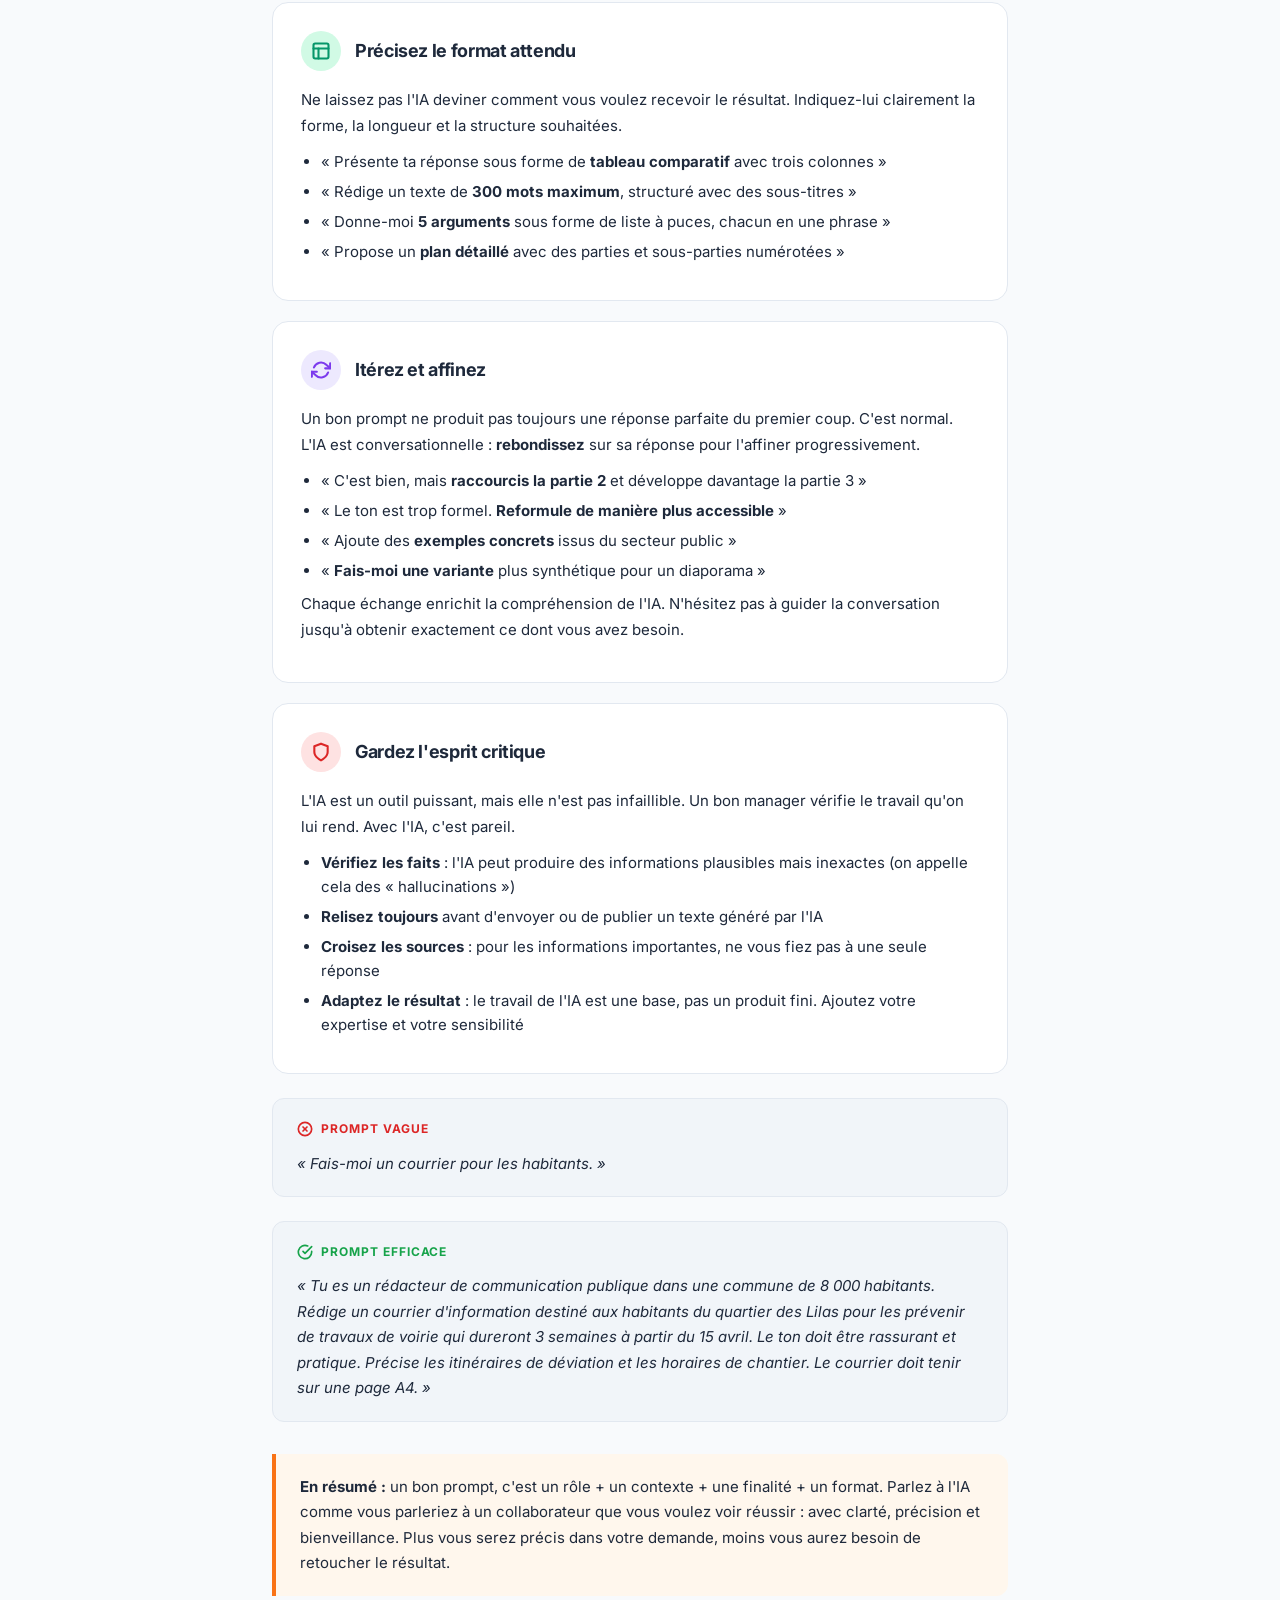
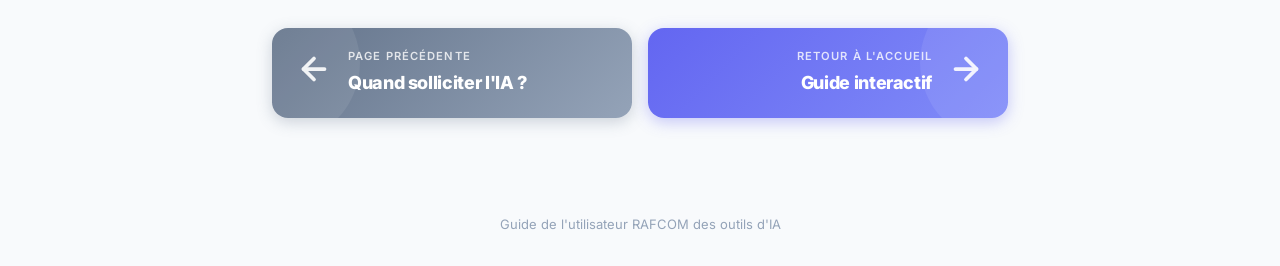
<file: reflex-page2.html>
<!DOCTYPE html>
<html lang="fr">
<head>
  <meta charset="UTF-8">
  <meta name="viewport" content="width=device-width, initial-scale=1.0">
  <title>Fiche Réflexe - L'art de bien prompter</title>
  <link rel="preconnect" href="https://fonts.googleapis.com">
  <link rel="preconnect" href="https://fonts.gstatic.com" crossorigin>
  <link href="https://fonts.googleapis.com/css2?family=Inter:wght@400;500;600;700;800&display=swap" rel="stylesheet">
  <link rel="stylesheet" href="style.css">
  <style>
    .reflex-page {
      max-width: 800px;
      margin: 0 auto;
      padding: 2rem;
    }

    .reflex-header {
      text-align: center;
      margin-bottom: 2rem;
    }

    .reflex-header h1 {
      font-size: 1.75rem;
      font-weight: 800;
      letter-spacing: -0.03em;
      margin-bottom: 0.5rem;
    }

    .reflex-header .subtitle {
      font-size: 1rem;
      color: var(--text-secondary);
      max-width: 600px;
      margin: 0 auto;
      line-height: 1.6;
    }

    .reflex-intro {
      background: var(--primary-light);
      border-left: 4px solid var(--primary);
      border-radius: 0 var(--radius) var(--radius) 0;
      padding: 1.25rem 1.5rem;
      margin-bottom: 2rem;
    }

    .reflex-intro p {
      font-size: 0.9375rem;
      line-height: 1.7;
      color: var(--text);
      margin: 0;
    }

    .principle-card {
      background: var(--bg-card);
      border: 1px solid var(--border);
      border-radius: var(--radius-lg);
      padding: 1.75rem;
      margin-bottom: 1.25rem;
      transition: border-color 0.2s;
    }

    .principle-card:hover {
      border-color: var(--primary);
    }

    .principle-header {
      display: flex;
      align-items: center;
      gap: 0.875rem;
      margin-bottom: 1rem;
    }

    .principle-icon {
      width: 40px;
      height: 40px;
      border-radius: 50%;
      display: flex;
      align-items: center;
      justify-content: center;
      font-size: 1.25rem;
      flex-shrink: 0;
    }

    .principle-icon.role { background: #DBEAFE; }
    .principle-icon.context { background: #FEF3C7; }
    .principle-icon.format { background: #D1FAE5; }
    .principle-icon.iterate { background: #EDE9FE; }
    .principle-icon.tone { background: #FEE2E2; }

    .principle-title {
      font-size: 1.125rem;
      font-weight: 700;
      letter-spacing: -0.02em;
      color: var(--text);
    }

    .principle-body p {
      font-size: 0.9375rem;
      line-height: 1.7;
      color: var(--text);
      margin-bottom: 0.75rem;
    }

    .principle-body ul {
      padding-left: 1.25rem;
      margin-bottom: 0.5rem;
    }

    .principle-body li {
      font-size: 0.9375rem;
      line-height: 1.6;
      color: var(--text);
      margin-bottom: 0.375rem;
    }

    .prompt-example {
      background: #F1F5F9;
      border: 1px solid var(--border);
      border-radius: var(--radius);
      padding: 1.25rem 1.5rem;
      margin: 1.5rem 0;
    }

    .prompt-example-label {
      font-size: 0.75rem;
      text-transform: uppercase;
      letter-spacing: 0.08em;
      font-weight: 700;
      margin-bottom: 0.75rem;
      display: flex;
      align-items: center;
      gap: 0.5rem;
    }

    .prompt-example-label.bad {
      color: #DC2626;
    }

    .prompt-example-label.good {
      color: #16A34A;
    }

    .prompt-example-text {
      font-size: 0.9375rem;
      line-height: 1.7;
      color: var(--text);
      font-style: italic;
    }

    .manager-box {
      background: #EEF2FF;
      border: 2px solid var(--primary);
      border-radius: var(--radius-lg);
      padding: 1.75rem;
      margin: 2rem 0;
    }

    .manager-box h2 {
      font-size: 1.25rem;
      font-weight: 800;
      color: var(--primary);
      margin-bottom: 1rem;
      display: flex;
      align-items: center;
      gap: 0.5rem;
    }

    .manager-box p {
      font-size: 0.9375rem;
      line-height: 1.7;
      color: var(--text);
      margin-bottom: 0.75rem;
    }

    .manager-box ul {
      padding-left: 1.25rem;
    }

    .manager-box li {
      font-size: 0.9375rem;
      line-height: 1.6;
      color: var(--text);
      margin-bottom: 0.375rem;
    }

    .reflex-bottom-box {
      background: var(--accent-light);
      border-left: 4px solid var(--accent);
      border-radius: 0 var(--radius) var(--radius) 0;
      padding: 1.25rem 1.5rem;
      margin-top: 2rem;
    }

    .reflex-bottom-box p {
      font-size: 0.9375rem;
      line-height: 1.7;
      color: var(--text);
      margin: 0;
    }
  </style>
</head>
<body>

  <nav class="navbar">
    <a href="index.html" class="nav-brand">Guide RAFCOM des outils d'IA</a>
    <div class="nav-links">
      <a href="notebooklm.html">NotebookLM</a>
      <a href="gemini.html">Gemini</a>
      <a href="reflex.html" class="active">Fiche Réflexe</a>
    </div>
  </nav>

  <main class="reflex-page">
    <div class="reflex-header">
      <h1>L'art de bien prompter</h1>
      <p class="subtitle">Comment formuler vos demandes pour obtenir les meilleures réponses de l'IA</p>
    </div>

    <div class="reflex-intro">
      <p>La qualité des réponses de l'IA dépend directement de la qualité de vos demandes. Un prompt vague produira une réponse générique. Un prompt précis et bien structuré produira une réponse pertinente et exploitable. Ce n'est pas une question de technique : c'est une question de <strong>clarté dans votre communication</strong>.</p>
    </div>

    <!-- L'analogie du manager -->
    <div class="manager-box">
      <h2>
        <svg width="24" height="24" viewBox="0 0 24 24" fill="none" stroke="var(--primary)" stroke-width="2" stroke-linecap="round" stroke-linejoin="round">
          <path d="M17 21v-2a4 4 0 0 0-4-4H5a4 4 0 0 0-4 4v2"/>
          <circle cx="9" cy="7" r="4"/>
          <path d="M23 21v-2a4 4 0 0 0-3-3.87"/>
          <path d="M16 3.13a4 4 0 0 1 0 7.75"/>
        </svg>
        La règle d'or : soyez un bon manager
      </h2>
      <p>Pour bien prompter, il faut penser comme un <strong>bon manager qui confie une mission à un collaborateur</strong>. Imaginez que vous vous adressez à un stagiaire compétent mais qui ne connaît rien de votre contexte. Vous ne lui diriez pas simplement « fais-moi un truc sur le budget ». Vous lui expliqueriez :</p>
      <ul>
        <li><strong>Qui vous êtes</strong> et dans quel cadre vous travaillez</li>
        <li><strong>Ce que vous attendez</strong> comme résultat concret</li>
        <li><strong>Pourquoi</strong> vous lui demandez cette tâche (la finalité)</li>
        <li><strong>Comment</strong> vous voulez que ce soit présenté (le format)</li>
        <li><strong>Les éléments de contexte</strong> indispensables pour bien faire le travail</li>
      </ul>
      <p>C'est exactement la même chose avec l'IA. Elle n'est pas un être humain, mais elle répond bien mieux quand on lui parle avec le même niveau d'attention, de détails et de sens qu'on accorderait à un collaborateur. Plus votre consigne est claire, plus la réponse sera pertinente.</p>
    </div>

    <!-- Principe 1 : Donner un rôle -->
    <div class="principle-card">
      <div class="principle-header">
        <span class="principle-icon role">
          <svg width="20" height="20" viewBox="0 0 24 24" fill="none" stroke="#3B82F6" stroke-width="2.5" stroke-linecap="round" stroke-linejoin="round"><path d="M20 21v-2a4 4 0 0 0-4-4H8a4 4 0 0 0-4 4v2"/><circle cx="12" cy="7" r="4"/></svg>
        </span>
        <h2 class="principle-title">Donnez-lui un rôle</h2>
      </div>
      <div class="principle-body">
        <p>Commencez par dire à l'IA <strong>qui elle est</strong> dans cette conversation. En lui attribuant un rôle, vous orientez ses connaissances et son style de réponse vers le domaine qui vous intéresse.</p>
        <ul>
          <li>« Tu es un <strong>expert en communication publique</strong> spécialisé dans les collectivités territoriales »</li>
          <li>« Tu es un <strong>rédacteur administratif</strong> qui maîtrise le langage juridique des délibérations »</li>
          <li>« Tu es un <strong>analyste financier</strong> habitué à lire des comptes de gestion de services publics »</li>
        </ul>
      </div>
    </div>

    <!-- Principe 2 : Donner du contexte -->
    <div class="principle-card">
      <div class="principle-header">
        <span class="principle-icon context">
          <svg width="20" height="20" viewBox="0 0 24 24" fill="none" stroke="#D97706" stroke-width="2.5" stroke-linecap="round" stroke-linejoin="round"><circle cx="12" cy="12" r="10"/><line x1="12" y1="16" x2="12" y2="12"/><line x1="12" y1="8" x2="12.01" y2="8"/></svg>
        </span>
        <h2 class="principle-title">Donnez du contexte et une finalité</h2>
      </div>
      <div class="principle-body">
        <p>L'IA ne connaît rien de votre situation. Plus vous lui donnez d'éléments, mieux elle comprend votre besoin. Et surtout, dites-lui <strong>pourquoi</strong> vous lui demandez ce travail : la finalité change radicalement la réponse.</p>
        <ul>
          <li><strong>Votre contexte</strong> : « Je travaille dans une communauté de communes de 15 000 habitants, au service urbanisme »</li>
          <li><strong>Le destinataire</strong> : « Ce courrier est destiné aux habitants d'un quartier en zone inondable »</li>
          <li><strong>La finalité</strong> : « Je dois convaincre les élus d'investir dans la rénovation de la piscine municipale »</li>
          <li><strong>Les contraintes</strong> : « Le texte doit tenir sur une page et rester accessible à un public non-expert »</li>
        </ul>
      </div>
    </div>

    <!-- Principe 3 : Préciser le format -->
    <div class="principle-card">
      <div class="principle-header">
        <span class="principle-icon format">
          <svg width="20" height="20" viewBox="0 0 24 24" fill="none" stroke="#059669" stroke-width="2.5" stroke-linecap="round" stroke-linejoin="round"><rect x="3" y="3" width="18" height="18" rx="2" ry="2"/><line x1="3" y1="9" x2="21" y2="9"/><line x1="9" y1="21" x2="9" y2="9"/></svg>
        </span>
        <h2 class="principle-title">Précisez le format attendu</h2>
      </div>
      <div class="principle-body">
        <p>Ne laissez pas l'IA deviner comment vous voulez recevoir le résultat. Indiquez-lui clairement la forme, la longueur et la structure souhaitées.</p>
        <ul>
          <li>« Présente ta réponse sous forme de <strong>tableau comparatif</strong> avec trois colonnes »</li>
          <li>« Rédige un texte de <strong>300 mots maximum</strong>, structuré avec des sous-titres »</li>
          <li>« Donne-moi <strong>5 arguments</strong> sous forme de liste à puces, chacun en une phrase »</li>
          <li>« Propose un <strong>plan détaillé</strong> avec des parties et sous-parties numérotées »</li>
        </ul>
      </div>
    </div>

    <!-- Principe 4 : Itérer -->
    <div class="principle-card">
      <div class="principle-header">
        <span class="principle-icon iterate">
          <svg width="20" height="20" viewBox="0 0 24 24" fill="none" stroke="#7C3AED" stroke-width="2.5" stroke-linecap="round" stroke-linejoin="round"><polyline points="23 4 23 10 17 10"/><polyline points="1 20 1 14 7 14"/><path d="M3.51 9a9 9 0 0 1 14.85-3.36L23 10M1 14l4.64 4.36A9 9 0 0 0 20.49 15"/></svg>
        </span>
        <h2 class="principle-title">Itérez et affinez</h2>
      </div>
      <div class="principle-body">
        <p>Un bon prompt ne produit pas toujours une réponse parfaite du premier coup. C'est normal. L'IA est conversationnelle : <strong>rebondissez</strong> sur sa réponse pour l'affiner progressivement.</p>
        <ul>
          <li>« C'est bien, mais <strong>raccourcis la partie 2</strong> et développe davantage la partie 3 »</li>
          <li>« Le ton est trop formel. <strong>Reformule de manière plus accessible</strong> »</li>
          <li>« Ajoute des <strong>exemples concrets</strong> issus du secteur public »</li>
          <li>« <strong>Fais-moi une variante</strong> plus synthétique pour un diaporama »</li>
        </ul>
        <p>Chaque échange enrichit la compréhension de l'IA. N'hésitez pas à guider la conversation jusqu'à obtenir exactement ce dont vous avez besoin.</p>
      </div>
    </div>

    <!-- Principe 5 : Utiliser l'IA pour ce qu'elle sait faire -->
    <div class="principle-card">
      <div class="principle-header">
        <span class="principle-icon tone">
          <svg width="20" height="20" viewBox="0 0 24 24" fill="none" stroke="#DC2626" stroke-width="2.5" stroke-linecap="round" stroke-linejoin="round"><path d="M12 22s8-4 8-10V5l-8-3-8 3v7c0 6 8 10 8 10z"/></svg>
        </span>
        <h2 class="principle-title">Gardez l'esprit critique</h2>
      </div>
      <div class="principle-body">
        <p>L'IA est un outil puissant, mais elle n'est pas infaillible. Un bon manager vérifie le travail qu'on lui rend. Avec l'IA, c'est pareil.</p>
        <ul>
          <li><strong>Vérifiez les faits</strong> : l'IA peut produire des informations plausibles mais inexactes (on appelle cela des « hallucinations »)</li>
          <li><strong>Relisez toujours</strong> avant d'envoyer ou de publier un texte généré par l'IA</li>
          <li><strong>Croisez les sources</strong> : pour les informations importantes, ne vous fiez pas à une seule réponse</li>
          <li><strong>Adaptez le résultat</strong> : le travail de l'IA est une base, pas un produit fini. Ajoutez votre expertise et votre sensibilité</li>
        </ul>
      </div>
    </div>

    <!-- Exemple comparatif -->
    <div class="prompt-example">
      <div class="prompt-example-label bad">
        <svg width="16" height="16" viewBox="0 0 24 24" fill="none" stroke="currentColor" stroke-width="2.5" stroke-linecap="round" stroke-linejoin="round"><circle cx="12" cy="12" r="10"/><line x1="15" y1="9" x2="9" y2="15"/><line x1="9" y1="9" x2="15" y2="15"/></svg>
        Prompt vague
      </div>
      <p class="prompt-example-text">« Fais-moi un courrier pour les habitants. »</p>
    </div>

    <div class="prompt-example">
      <div class="prompt-example-label good">
        <svg width="16" height="16" viewBox="0 0 24 24" fill="none" stroke="currentColor" stroke-width="2.5" stroke-linecap="round" stroke-linejoin="round"><path d="M22 11.08V12a10 10 0 1 1-5.93-9.14"/><polyline points="22 4 12 14.01 9 11.01"/></svg>
        Prompt efficace
      </div>
      <p class="prompt-example-text">« Tu es un rédacteur de communication publique dans une commune de 8 000 habitants. Rédige un courrier d'information destiné aux habitants du quartier des Lilas pour les prévenir de travaux de voirie qui dureront 3 semaines à partir du 15 avril. Le ton doit être rassurant et pratique. Précise les itinéraires de déviation et les horaires de chantier. Le courrier doit tenir sur une page A4. »</p>
    </div>

    <div class="reflex-bottom-box">
      <p><strong>En résumé :</strong> un bon prompt, c'est un rôle + un contexte + une finalité + un format. Parlez à l'IA comme vous parleriez à un collaborateur que vous voulez voir réussir : avec clarté, précision et bienveillance. Plus vous serez précis dans votre demande, moins vous aurez besoin de retoucher le résultat.</p>
    </div>

    <div class="nav-dual">
      <a href="reflex.html" class="nav-banner nav-banner-prev">
        <div class="nav-banner-arrow">
          <svg width="36" height="36" viewBox="0 0 24 24" fill="none" stroke="currentColor" stroke-width="2.5" stroke-linecap="round" stroke-linejoin="round">
            <path d="M19 12H5"></path>
            <path d="M12 19l-7-7 7-7"></path>
          </svg>
        </div>
        <div class="nav-banner-content">
          <span class="nav-banner-label">Page précédente</span>
          <span class="nav-banner-title">Quand solliciter l'IA ?</span>
        </div>
      </a>
      <a href="index.html" class="nav-banner nav-banner-next">
        <div class="nav-banner-content" style="text-align: right;">
          <span class="nav-banner-label">Retour à l'accueil</span>
          <span class="nav-banner-title">Guide interactif</span>
        </div>
        <div class="nav-banner-arrow">
          <svg width="36" height="36" viewBox="0 0 24 24" fill="none" stroke="currentColor" stroke-width="2.5" stroke-linecap="round" stroke-linejoin="round">
            <path d="M5 12h14"></path>
            <path d="M12 5l7 7-7 7"></path>
          </svg>
        </div>
      </a>
    </div>
  </main>

  <footer class="site-footer">
    Guide de l'utilisateur RAFCOM des outils d'IA
  </footer>

</body>
</html>
</file>
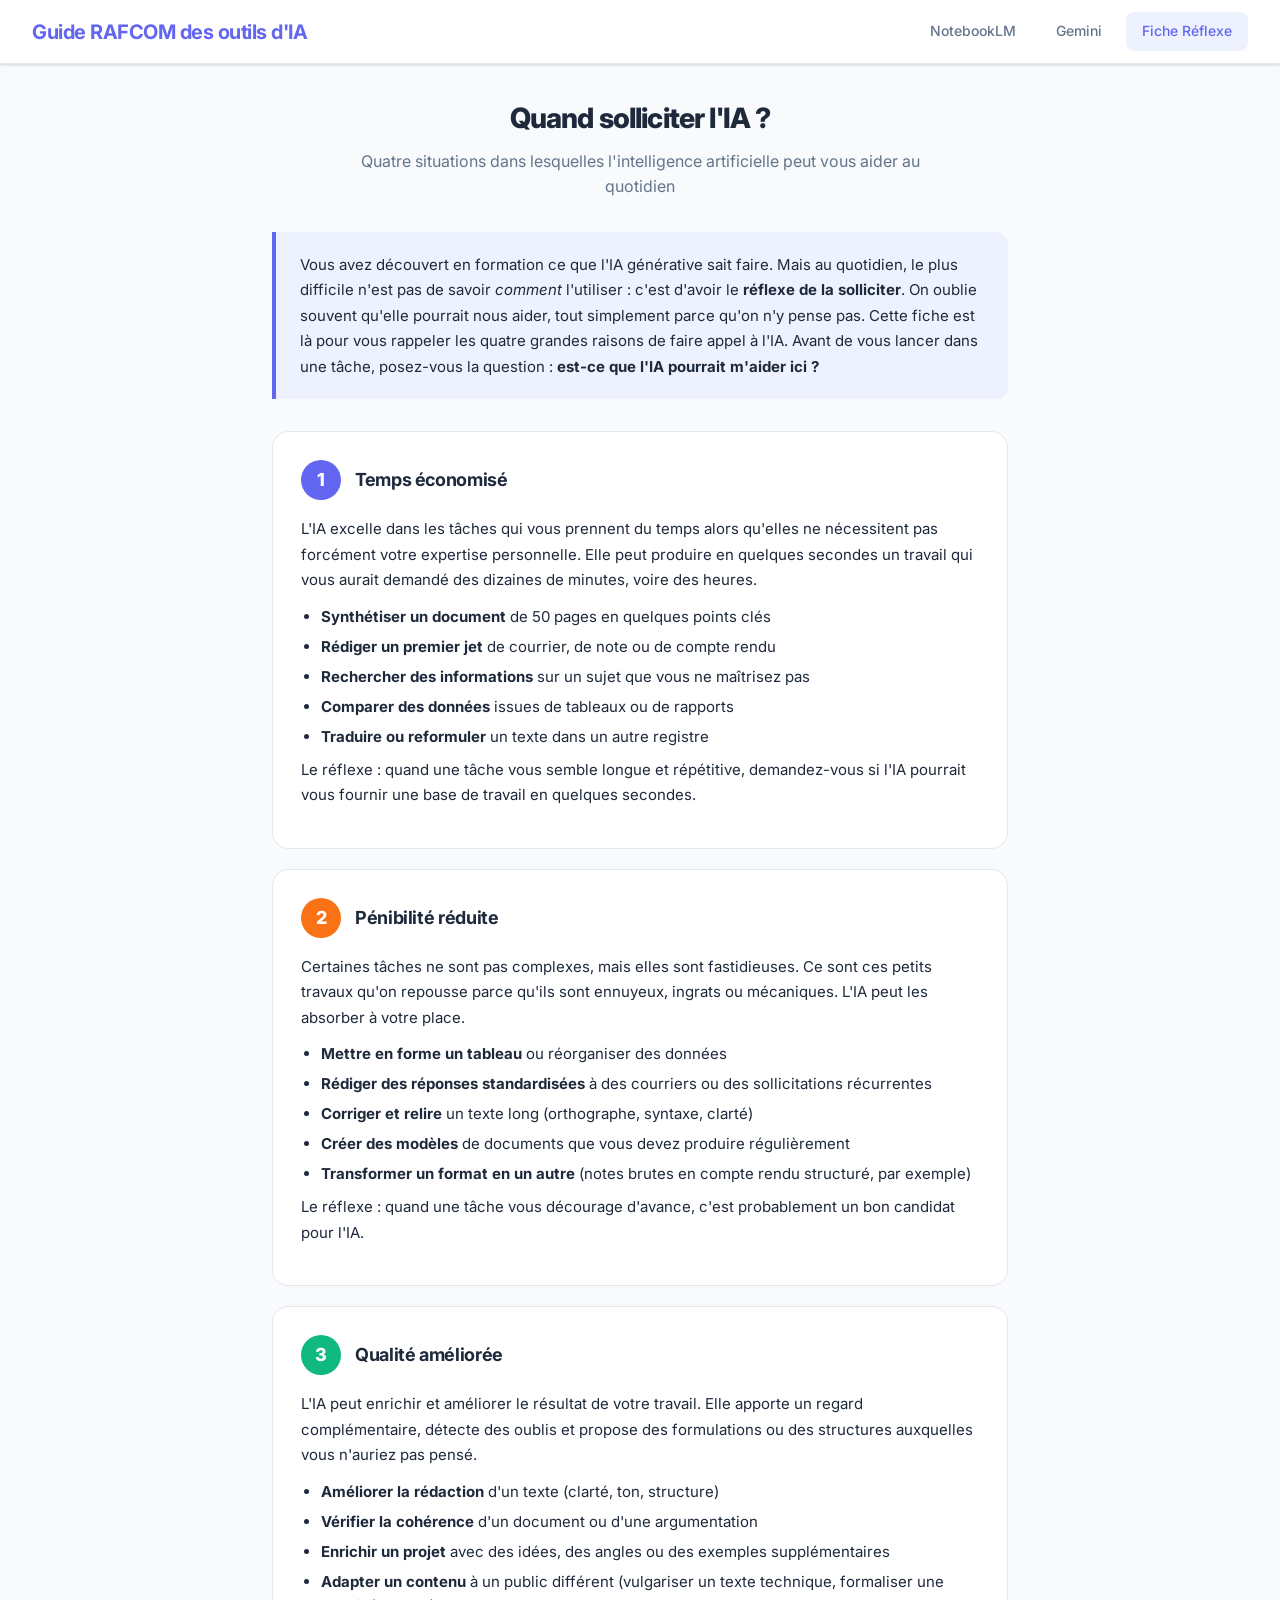
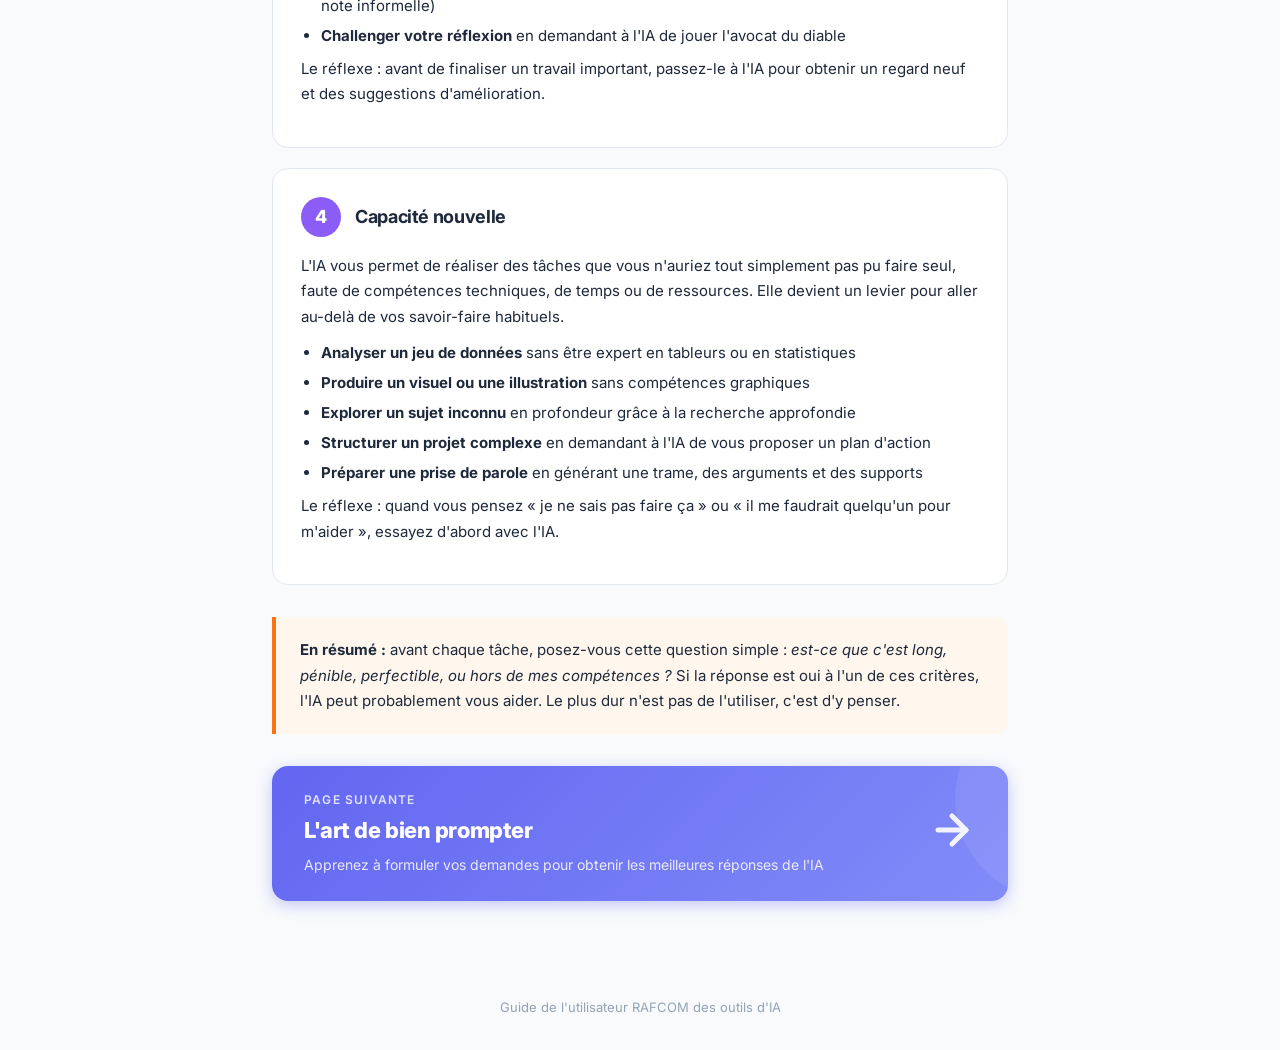
<file: reflex.html>
<!DOCTYPE html>
<html lang="fr">
<head>
  <meta charset="UTF-8">
  <meta name="viewport" content="width=device-width, initial-scale=1.0">
  <title>Fiche Réflexe - Quand utiliser l'IA ?</title>
  <link rel="preconnect" href="https://fonts.googleapis.com">
  <link rel="preconnect" href="https://fonts.gstatic.com" crossorigin>
  <link href="https://fonts.googleapis.com/css2?family=Inter:wght@400;500;600;700;800&display=swap" rel="stylesheet">
  <link rel="stylesheet" href="style.css">
  <style>
    .reflex-page {
      max-width: 800px;
      margin: 0 auto;
      padding: 2rem;
    }

    .reflex-header {
      text-align: center;
      margin-bottom: 2rem;
    }

    .reflex-header h1 {
      font-size: 1.75rem;
      font-weight: 800;
      letter-spacing: -0.03em;
      margin-bottom: 0.5rem;
    }

    .reflex-header .subtitle {
      font-size: 1rem;
      color: var(--text-secondary);
      max-width: 600px;
      margin: 0 auto;
      line-height: 1.6;
    }

    .reflex-intro {
      background: var(--primary-light);
      border-left: 4px solid var(--primary);
      border-radius: 0 var(--radius) var(--radius) 0;
      padding: 1.25rem 1.5rem;
      margin-bottom: 2rem;
    }

    .reflex-intro p {
      font-size: 0.9375rem;
      line-height: 1.7;
      color: var(--text);
      margin: 0;
    }

    .benefit-card {
      background: var(--bg-card);
      border: 1px solid var(--border);
      border-radius: var(--radius-lg);
      padding: 1.75rem;
      margin-bottom: 1.25rem;
      transition: border-color 0.2s;
    }

    .benefit-card:hover {
      border-color: var(--primary);
    }

    .benefit-header {
      display: flex;
      align-items: center;
      gap: 0.875rem;
      margin-bottom: 1rem;
    }

    .benefit-number {
      width: 40px;
      height: 40px;
      border-radius: 50%;
      display: flex;
      align-items: center;
      justify-content: center;
      font-weight: 800;
      font-size: 1.125rem;
      color: #fff;
      flex-shrink: 0;
    }

    .benefit-number.n1 { background: #6366F1; }
    .benefit-number.n2 { background: #F97316; }
    .benefit-number.n3 { background: #10B981; }
    .benefit-number.n4 { background: #8B5CF6; }

    .benefit-title {
      font-size: 1.125rem;
      font-weight: 700;
      letter-spacing: -0.02em;
      color: var(--text);
    }

    .benefit-body p {
      font-size: 0.9375rem;
      line-height: 1.7;
      color: var(--text);
      margin-bottom: 0.75rem;
    }

    .benefit-body ul {
      padding-left: 1.25rem;
      margin-bottom: 0.5rem;
    }

    .benefit-body li {
      font-size: 0.9375rem;
      line-height: 1.6;
      color: var(--text);
      margin-bottom: 0.375rem;
    }

    .benefit-body li strong {
      color: var(--text);
    }

    .reflex-bottom-box {
      background: var(--accent-light);
      border-left: 4px solid var(--accent);
      border-radius: 0 var(--radius) var(--radius) 0;
      padding: 1.25rem 1.5rem;
      margin-top: 2rem;
    }

    .reflex-bottom-box p {
      font-size: 0.9375rem;
      line-height: 1.7;
      color: var(--text);
      margin: 0;
    }
  </style>
</head>
<body>

  <nav class="navbar">
    <a href="index.html" class="nav-brand">Guide RAFCOM des outils d'IA</a>
    <div class="nav-links">
      <a href="notebooklm.html">NotebookLM</a>
      <a href="gemini.html">Gemini</a>
      <a href="reflex.html" class="active">Fiche Réflexe</a>
    </div>
  </nav>

  <main class="reflex-page">
    <div class="reflex-header">
      <h1>Quand solliciter l'IA ?</h1>
      <p class="subtitle">Quatre situations dans lesquelles l'intelligence artificielle peut vous aider au quotidien</p>
    </div>

    <div class="reflex-intro">
      <p>Vous avez découvert en formation ce que l'IA générative sait faire. Mais au quotidien, le plus difficile n'est pas de savoir <em>comment</em> l'utiliser : c'est d'avoir le <strong>réflexe de la solliciter</strong>. On oublie souvent qu'elle pourrait nous aider, tout simplement parce qu'on n'y pense pas. Cette fiche est là pour vous rappeler les quatre grandes raisons de faire appel à l'IA. Avant de vous lancer dans une tâche, posez-vous la question : <strong>est-ce que l'IA pourrait m'aider ici ?</strong></p>
    </div>

    <!-- Bénéfice 1 -->
    <div class="benefit-card">
      <div class="benefit-header">
        <span class="benefit-number n1">1</span>
        <h2 class="benefit-title">Temps économisé</h2>
      </div>
      <div class="benefit-body">
        <p>L'IA excelle dans les tâches qui vous prennent du temps alors qu'elles ne nécessitent pas forcément votre expertise personnelle. Elle peut produire en quelques secondes un travail qui vous aurait demandé des dizaines de minutes, voire des heures.</p>
        <ul>
          <li><strong>Synthétiser un document</strong> de 50 pages en quelques points clés</li>
          <li><strong>Rédiger un premier jet</strong> de courrier, de note ou de compte rendu</li>
          <li><strong>Rechercher des informations</strong> sur un sujet que vous ne maîtrisez pas</li>
          <li><strong>Comparer des données</strong> issues de tableaux ou de rapports</li>
          <li><strong>Traduire ou reformuler</strong> un texte dans un autre registre</li>
        </ul>
        <p>Le réflexe : quand une tâche vous semble longue et répétitive, demandez-vous si l'IA pourrait vous fournir une base de travail en quelques secondes.</p>
      </div>
    </div>

    <!-- Bénéfice 2 -->
    <div class="benefit-card">
      <div class="benefit-header">
        <span class="benefit-number n2">2</span>
        <h2 class="benefit-title">Pénibilité réduite</h2>
      </div>
      <div class="benefit-body">
        <p>Certaines tâches ne sont pas complexes, mais elles sont fastidieuses. Ce sont ces petits travaux qu'on repousse parce qu'ils sont ennuyeux, ingrats ou mécaniques. L'IA peut les absorber à votre place.</p>
        <ul>
          <li><strong>Mettre en forme un tableau</strong> ou réorganiser des données</li>
          <li><strong>Rédiger des réponses standardisées</strong> à des courriers ou des sollicitations récurrentes</li>
          <li><strong>Corriger et relire</strong> un texte long (orthographe, syntaxe, clarté)</li>
          <li><strong>Créer des modèles</strong> de documents que vous devez produire régulièrement</li>
          <li><strong>Transformer un format en un autre</strong> (notes brutes en compte rendu structuré, par exemple)</li>
        </ul>
        <p>Le réflexe : quand une tâche vous décourage d'avance, c'est probablement un bon candidat pour l'IA.</p>
      </div>
    </div>

    <!-- Bénéfice 3 -->
    <div class="benefit-card">
      <div class="benefit-header">
        <span class="benefit-number n3">3</span>
        <h2 class="benefit-title">Qualité améliorée</h2>
      </div>
      <div class="benefit-body">
        <p>L'IA peut enrichir et améliorer le résultat de votre travail. Elle apporte un regard complémentaire, détecte des oublis et propose des formulations ou des structures auxquelles vous n'auriez pas pensé.</p>
        <ul>
          <li><strong>Améliorer la rédaction</strong> d'un texte (clarté, ton, structure)</li>
          <li><strong>Vérifier la cohérence</strong> d'un document ou d'une argumentation</li>
          <li><strong>Enrichir un projet</strong> avec des idées, des angles ou des exemples supplémentaires</li>
          <li><strong>Adapter un contenu</strong> à un public différent (vulgariser un texte technique, formaliser une note informelle)</li>
          <li><strong>Challenger votre réflexion</strong> en demandant à l'IA de jouer l'avocat du diable</li>
        </ul>
        <p>Le réflexe : avant de finaliser un travail important, passez-le à l'IA pour obtenir un regard neuf et des suggestions d'amélioration.</p>
      </div>
    </div>

    <!-- Bénéfice 4 -->
    <div class="benefit-card">
      <div class="benefit-header">
        <span class="benefit-number n4">4</span>
        <h2 class="benefit-title">Capacité nouvelle</h2>
      </div>
      <div class="benefit-body">
        <p>L'IA vous permet de réaliser des tâches que vous n'auriez tout simplement pas pu faire seul, faute de compétences techniques, de temps ou de ressources. Elle devient un levier pour aller au-delà de vos savoir-faire habituels.</p>
        <ul>
          <li><strong>Analyser un jeu de données</strong> sans être expert en tableurs ou en statistiques</li>
          <li><strong>Produire un visuel ou une illustration</strong> sans compétences graphiques</li>
          <li><strong>Explorer un sujet inconnu</strong> en profondeur grâce à la recherche approfondie</li>
          <li><strong>Structurer un projet complexe</strong> en demandant à l'IA de vous proposer un plan d'action</li>
          <li><strong>Préparer une prise de parole</strong> en générant une trame, des arguments et des supports</li>
        </ul>
        <p>Le réflexe : quand vous pensez « je ne sais pas faire ça » ou « il me faudrait quelqu'un pour m'aider », essayez d'abord avec l'IA.</p>
      </div>
    </div>

    <div class="reflex-bottom-box">
      <p><strong>En résumé :</strong> avant chaque tâche, posez-vous cette question simple : <em>est-ce que c'est long, pénible, perfectible, ou hors de mes compétences ?</em> Si la réponse est oui à l'un de ces critères, l'IA peut probablement vous aider. Le plus dur n'est pas de l'utiliser, c'est d'y penser.</p>
    </div>

    <a href="reflex-page2.html" class="next-page-banner">
      <div class="next-page-content">
        <span class="next-page-label">Page suivante</span>
        <span class="next-page-title">L'art de bien prompter</span>
        <span class="next-page-desc">Apprenez à formuler vos demandes pour obtenir les meilleures réponses de l'IA</span>
      </div>
      <div class="next-page-arrow">
        <svg width="48" height="48" viewBox="0 0 24 24" fill="none" stroke="currentColor" stroke-width="2.5" stroke-linecap="round" stroke-linejoin="round">
          <path d="M5 12h14"></path>
          <path d="M12 5l7 7-7 7"></path>
        </svg>
      </div>
    </a>
  </main>

  <footer class="site-footer">
    Guide de l'utilisateur RAFCOM des outils d'IA
  </footer>

</body>
</html>
</file>
<file: style.css>
/* ===========================
   MeetFusion - Guide Interactif
   =========================== */

/* --- Variables & Base --- */
:root {
  --primary: #6366F1;
  --primary-hover: #4F46E5;
  --primary-light: #EEF2FF;
  --accent: #F97316;
  --accent-hover: #EA580C;
  --accent-light: #FFF7ED;
  --bg: #F8FAFC;
  --bg-card: #FFFFFF;
  --text: #1E293B;
  --text-secondary: #64748B;
  --text-light: #94A3B8;
  --border: #E2E8F0;
  --shadow: 0 1px 3px rgba(0,0,0,0.1), 0 1px 2px rgba(0,0,0,0.06);
  --shadow-md: 0 4px 6px -1px rgba(0,0,0,0.1), 0 2px 4px -2px rgba(0,0,0,0.1);
  --shadow-lg: 0 10px 15px -3px rgba(0,0,0,0.1), 0 4px 6px -4px rgba(0,0,0,0.1);
  --shadow-xl: 0 20px 25px -5px rgba(0,0,0,0.1), 0 8px 10px -6px rgba(0,0,0,0.1);
  --radius: 12px;
  --radius-sm: 8px;
  --radius-lg: 16px;
}

*, *::before, *::after {
  box-sizing: border-box;
  margin: 0;
  padding: 0;
}

html {
  scroll-behavior: smooth;
}

body {
  font-family: 'Inter', -apple-system, BlinkMacSystemFont, 'Segoe UI', Roboto, sans-serif;
  background: var(--bg);
  color: var(--text);
  line-height: 1.6;
  min-height: 100vh;
}

/* --- Navigation --- */
.navbar {
  background: var(--bg-card);
  border-bottom: 1px solid var(--border);
  padding: 0 2rem;
  height: 64px;
  display: flex;
  align-items: center;
  justify-content: space-between;
  position: sticky;
  top: 0;
  z-index: 100;
  box-shadow: var(--shadow);
}

.nav-brand {
  font-size: 1.25rem;
  font-weight: 700;
  color: var(--primary);
  text-decoration: none;
  letter-spacing: -0.025em;
}

.nav-links {
  display: flex;
  gap: 0.5rem;
}

.nav-links a {
  padding: 0.5rem 1rem;
  border-radius: var(--radius-sm);
  text-decoration: none;
  color: var(--text-secondary);
  font-size: 0.875rem;
  font-weight: 500;
  transition: all 0.2s;
}

.nav-links a:hover {
  color: var(--text);
  background: var(--bg);
}

.nav-links a.active {
  color: var(--primary);
  background: var(--primary-light);
}

.nav-links a.disabled {
  color: var(--text-light);
  cursor: not-allowed;
  opacity: 0.6;
}

.nav-links a.disabled:hover {
  background: none;
  color: var(--text-light);
}

/* --- Landing Page --- */
.landing {
  max-width: 960px;
  margin: 0 auto;
  padding: 4rem 2rem;
}

.hero {
  text-align: center;
  margin-bottom: 3rem;
}

.hero h1 {
  font-size: 2.5rem;
  font-weight: 800;
  letter-spacing: -0.04em;
  color: var(--text);
  margin-bottom: 0.75rem;
}

.hero p {
  font-size: 1.125rem;
  color: var(--text-secondary);
  max-width: 500px;
  margin: 0 auto;
}

.tools-grid {
  display: grid;
  grid-template-columns: repeat(3, 1fr);
  gap: 1.5rem;
  margin-top: 2.5rem;
}

.tool-card {
  background: var(--bg-card);
  border: 1px solid var(--border);
  border-radius: var(--radius-lg);
  padding: 2rem;
  text-decoration: none;
  color: inherit;
  transition: all 0.3s;
  display: flex;
  flex-direction: column;
  gap: 1rem;
}

.tool-card:hover {
  border-color: var(--primary);
  box-shadow: var(--shadow-lg);
  transform: translateY(-2px);
}

.tool-card.disabled {
  opacity: 0.5;
  cursor: not-allowed;
}

.tool-card.disabled:hover {
  border-color: var(--border);
  box-shadow: none;
  transform: none;
}

.tool-icon {
  width: 56px;
  height: 56px;
  border-radius: var(--radius);
  display: flex;
  align-items: center;
  justify-content: center;
  font-size: 1.75rem;
}

.tool-icon.notebooklm {
  background: #FEF3C7;
}

.tool-icon.gemini {
  background: #DBEAFE;
}

.tool-icon.reflex {
  background: #FEE2E2;
}

.tool-card h2 {
  font-size: 1.25rem;
  font-weight: 700;
  letter-spacing: -0.02em;
}

.tool-card p {
  font-size: 0.9375rem;
  color: var(--text-secondary);
  line-height: 1.5;
}

.tool-card .card-link {
  font-size: 0.875rem;
  font-weight: 600;
  color: var(--primary);
  display: flex;
  align-items: center;
  gap: 0.375rem;
  margin-top: auto;
}

.tool-card .card-link .arrow {
  transition: transform 0.2s;
}

.tool-card:hover .card-link .arrow {
  transform: translateX(4px);
}

/* --- Guide Page --- */
.guide-page {
  max-width: 1400px;
  margin: 0 auto;
  padding: 2rem;
}

.guide-header {
  text-align: center;
  margin-bottom: 1.5rem;
}

.guide-header h1 {
  font-size: 1.75rem;
  font-weight: 700;
  letter-spacing: -0.03em;
  margin-bottom: 0.375rem;
}

.guide-intro {
  max-width: 800px;
  margin: 0.75rem auto 1rem;
  padding: 1rem 1.5rem;
  background: var(--primary-light);
  border-radius: var(--radius);
  border-left: 4px solid var(--primary);
}

.guide-intro p {
  font-size: 0.9375rem;
  color: var(--text);
  line-height: 1.7;
  margin: 0;
}

.guide-subtitle {
  color: var(--text-secondary);
  font-size: 0.9375rem;
}

.guide-header p {
  color: var(--text-secondary);
  font-size: 0.9375rem;
}

/* --- Screenshot & Hotspots --- */
.screenshot-container {
  position: relative;
  width: 100%;
  border-radius: var(--radius-lg);
  overflow: hidden;
  box-shadow: var(--shadow-xl);
  border: 1px solid var(--border);
  background: #1a1a2e;
}

.screenshot-img {
  display: block;
  width: 100%;
  height: auto;
}

.screenshot-placeholder {
  display: flex;
  align-items: center;
  justify-content: center;
  min-height: 400px;
  background: linear-gradient(135deg, #1a1a2e 0%, #16213e 100%);
  color: #94A3B8;
  font-size: 1rem;
  text-align: center;
  padding: 2rem;
}

/* Hotspot button */
.hotspot {
  position: absolute;
  transform: translate(-50%, -50%);
  width: 40px;
  height: 40px;
  border-radius: 50%;
  border: 3px solid #fff;
  background: var(--accent);
  color: #fff;
  cursor: pointer;
  display: flex;
  align-items: center;
  justify-content: center;
  font-size: 0;
  z-index: 10;
  transition: all 0.2s ease;
  box-shadow: 0 2px 8px rgba(249, 115, 22, 0.5);
  outline: none;
}

.hotspot:hover {
  transform: translate(-50%, -50%) scale(1.15);
  box-shadow: 0 4px 16px rgba(249, 115, 22, 0.6);
}

.hotspot:active {
  transform: translate(-50%, -50%) scale(1.05);
}

.hotspot-number {
  font-size: 1rem;
  font-weight: 700;
  line-height: 1;
}

/* Pulse animation ring */
.hotspot-pulse {
  position: absolute;
  top: -3px;
  left: -3px;
  right: -3px;
  bottom: -3px;
  border-radius: 50%;
  border: 2px solid var(--accent);
  animation: hotspot-pulse 2s ease-out infinite;
}

@keyframes hotspot-pulse {
  0% {
    transform: scale(1);
    opacity: 0.8;
  }
  70% {
    transform: scale(1.8);
    opacity: 0;
  }
  100% {
    transform: scale(1.8);
    opacity: 0;
  }
}

/* Tooltip on hover */
.hotspot[data-tooltip]::after {
  content: attr(data-tooltip);
  position: absolute;
  bottom: calc(100% + 10px);
  left: 50%;
  transform: translateX(-50%);
  background: var(--text);
  color: #fff;
  padding: 0.375rem 0.75rem;
  border-radius: 6px;
  font-size: 0.8125rem;
  font-weight: 500;
  white-space: nowrap;
  opacity: 0;
  visibility: hidden;
  transition: all 0.2s;
  pointer-events: none;
  box-shadow: var(--shadow-md);
}

.hotspot[data-tooltip]:hover::after {
  opacity: 1;
  visibility: visible;
}

/* --- Zone highlight --- */
.zone-highlight {
  position: absolute;
  border: 2px dashed transparent;
  border-radius: var(--radius-sm);
  background: transparent;
  transition: all 0.3s ease;
  pointer-events: none;
  z-index: 5;
}

.zone-highlight.active {
  border-color: var(--accent);
  background: rgba(249, 115, 22, 0.08);
}

/* --- Modal --- */
.modal-overlay {
  position: fixed;
  top: 0;
  left: 0;
  right: 0;
  bottom: 0;
  background: rgba(15, 23, 42, 0.6);
  backdrop-filter: blur(4px);
  -webkit-backdrop-filter: blur(4px);
  display: flex;
  align-items: center;
  justify-content: center;
  z-index: 1000;
  opacity: 0;
  visibility: hidden;
  transition: opacity 0.3s ease, visibility 0.3s ease;
  padding: 1rem;
}

.modal-overlay.active {
  opacity: 1;
  visibility: visible;
}

.modal {
  background: var(--bg-card);
  border-radius: var(--radius-lg);
  box-shadow: var(--shadow-xl);
  width: 100%;
  max-width: 580px;
  max-height: 85vh;
  overflow-y: auto;
  transform: translateY(20px) scale(0.96);
  transition: transform 0.3s ease;
}

.modal-overlay.active .modal {
  transform: translateY(0) scale(1);
}

.modal-close {
  position: absolute;
  top: 1rem;
  right: 1rem;
  width: 36px;
  height: 36px;
  border-radius: 50%;
  border: none;
  background: var(--bg);
  color: var(--text-secondary);
  font-size: 1.25rem;
  cursor: pointer;
  display: flex;
  align-items: center;
  justify-content: center;
  transition: all 0.2s;
  z-index: 1;
}

.modal-close:hover {
  background: var(--border);
  color: var(--text);
}

.modal-inner {
  position: relative;
  padding: 2rem;
}

.modal-header {
  display: flex;
  align-items: center;
  gap: 0.875rem;
  margin-bottom: 1.25rem;
  padding-right: 2rem;
}

.modal-badge {
  width: 36px;
  height: 36px;
  border-radius: 50%;
  background: var(--accent);
  color: #fff;
  display: flex;
  align-items: center;
  justify-content: center;
  font-weight: 700;
  font-size: 0.9375rem;
  flex-shrink: 0;
}

.modal-title {
  font-size: 1.25rem;
  font-weight: 700;
  letter-spacing: -0.02em;
}

/* --- Modal Body Content --- */
.modal-body p {
  margin-bottom: 0.75rem;
  font-size: 0.9375rem;
  color: var(--text);
  line-height: 1.7;
}

.modal-body h3 {
  font-size: 0.9375rem;
  font-weight: 700;
  color: var(--text);
  margin-top: 1.25rem;
  margin-bottom: 0.5rem;
  padding-bottom: 0.375rem;
  border-bottom: 1px solid var(--border);
}

.modal-body ul {
  margin-bottom: 0.75rem;
  padding-left: 1.25rem;
}

.modal-body li {
  font-size: 0.9375rem;
  margin-bottom: 0.375rem;
  line-height: 1.6;
  color: var(--text);
}

.modal-body li strong {
  color: var(--text);
}

.modal-body .highlight-box {
  background: var(--accent-light);
  border-left: 3px solid var(--accent);
  padding: 0.75rem 1rem;
  border-radius: 0 var(--radius-sm) var(--radius-sm) 0;
  margin: 1rem 0;
  font-size: 0.875rem;
}

/* --- Modal Footer --- */
.modal-footer {
  padding: 1rem 2rem;
  border-top: 1px solid var(--border);
  background: var(--bg);
  border-radius: 0 0 var(--radius-lg) var(--radius-lg);
}

.modal-footer:empty {
  display: none;
}

.modal-link {
  display: inline-flex;
  align-items: center;
  gap: 0.375rem;
  color: var(--primary);
  font-weight: 600;
  font-size: 0.875rem;
  text-decoration: none;
  transition: gap 0.2s;
}

.modal-link:hover {
  gap: 0.625rem;
}

/* --- Breadcrumb --- */
.breadcrumb {
  display: flex;
  align-items: center;
  gap: 0.5rem;
  margin-bottom: 1rem;
  font-size: 0.875rem;
}

.breadcrumb a {
  color: var(--text-secondary);
  text-decoration: none;
}

.breadcrumb a:hover {
  color: var(--primary);
}

.breadcrumb .separator {
  color: var(--text-light);
}

.breadcrumb .current {
  color: var(--text);
  font-weight: 500;
}

/* --- Légende --- */
.legend {
  display: flex;
  align-items: center;
  justify-content: center;
  gap: 0.5rem;
  margin-top: 1rem;
  font-size: 0.8125rem;
  color: var(--text-light);
}

.legend-dot {
  width: 12px;
  height: 12px;
  border-radius: 50%;
  background: var(--accent);
  border: 2px solid #fff;
  box-shadow: 0 1px 3px rgba(249, 115, 22, 0.4);
}

/* --- Next Page Banner --- */
.next-page-banner {
  display: flex;
  align-items: center;
  justify-content: space-between;
  margin-top: 2rem;
  padding: 1.5rem 2rem;
  background: linear-gradient(135deg, var(--primary) 0%, #818CF8 100%);
  border-radius: var(--radius-lg);
  text-decoration: none;
  color: #fff;
  box-shadow: 0 4px 15px rgba(99, 102, 241, 0.35);
  transition: all 0.3s ease;
  overflow: hidden;
  position: relative;
}

.next-page-banner::before {
  content: '';
  position: absolute;
  top: -50%;
  right: -20%;
  width: 200px;
  height: 200px;
  background: rgba(255, 255, 255, 0.08);
  border-radius: 50%;
  pointer-events: none;
}

.next-page-banner:hover {
  transform: translateY(-2px);
  box-shadow: 0 8px 25px rgba(99, 102, 241, 0.45);
}

.next-page-banner:hover .next-page-arrow {
  transform: translateX(6px);
}

.next-page-content {
  display: flex;
  flex-direction: column;
  gap: 0.25rem;
}

.next-page-label {
  font-size: 0.75rem;
  text-transform: uppercase;
  letter-spacing: 0.1em;
  opacity: 0.8;
  font-weight: 600;
}

.next-page-title {
  font-size: 1.375rem;
  font-weight: 800;
  letter-spacing: -0.02em;
}

.next-page-desc {
  font-size: 0.875rem;
  opacity: 0.85;
  margin-top: 0.125rem;
}

.next-page-arrow {
  flex-shrink: 0;
  transition: transform 0.3s ease;
  opacity: 0.9;
}

/* --- Dual Navigation (prev + next side by side) --- */
.nav-dual {
  display: flex;
  gap: 1rem;
  margin-top: 2rem;
}

.nav-banner {
  display: flex;
  align-items: center;
  flex: 1;
  padding: 1.25rem 1.5rem;
  border-radius: var(--radius-lg);
  text-decoration: none;
  color: #fff;
  transition: all 0.3s ease;
  overflow: hidden;
  position: relative;
  gap: 1rem;
}

.nav-banner::before {
  content: '';
  position: absolute;
  width: 160px;
  height: 160px;
  background: rgba(255, 255, 255, 0.08);
  border-radius: 50%;
  pointer-events: none;
}

.nav-banner-prev {
  background: linear-gradient(135deg, #64748B 0%, #94A3B8 100%);
  box-shadow: 0 4px 15px rgba(100, 116, 139, 0.3);
}

.nav-banner-prev::before {
  top: -50%;
  left: -20%;
}

.nav-banner-prev:hover {
  transform: translateY(-2px);
  box-shadow: 0 8px 25px rgba(100, 116, 139, 0.4);
}

.nav-banner-prev:hover .nav-banner-arrow {
  transform: translateX(-6px);
}

.nav-banner-next {
  background: linear-gradient(135deg, var(--primary) 0%, #818CF8 100%);
  box-shadow: 0 4px 15px rgba(99, 102, 241, 0.35);
}

.nav-banner-next::before {
  top: -50%;
  right: -20%;
}

.nav-banner-next:hover {
  transform: translateY(-2px);
  box-shadow: 0 8px 25px rgba(99, 102, 241, 0.45);
}

.nav-banner-next:hover .nav-banner-arrow {
  transform: translateX(6px);
}

.nav-banner-content {
  display: flex;
  flex-direction: column;
  gap: 0.2rem;
  flex: 1;
}

.nav-banner-label {
  font-size: 0.7rem;
  text-transform: uppercase;
  letter-spacing: 0.1em;
  opacity: 0.8;
  font-weight: 600;
}

.nav-banner-title {
  font-size: 1.125rem;
  font-weight: 800;
  letter-spacing: -0.02em;
}

.nav-banner-arrow {
  flex-shrink: 0;
  transition: transform 0.3s ease;
  opacity: 0.9;
}

/* --- Prev Page Banner (legacy, kept for single back links) --- */
.prev-page-banner {
  display: flex;
  align-items: center;
  gap: 1rem;
  margin-bottom: 1.5rem;
  padding: 0.75rem 1.25rem;
  background: var(--bg-card);
  border: 1px solid var(--border);
  border-radius: var(--radius);
  text-decoration: none;
  color: var(--text-secondary);
  font-size: 0.875rem;
  font-weight: 500;
  transition: all 0.2s;
}

.prev-page-banner:hover {
  color: var(--primary);
  border-color: var(--primary);
}

.prev-page-banner:hover .prev-page-arrow {
  transform: translateX(-4px);
}

.prev-page-arrow {
  transition: transform 0.2s;
}

/* --- Footer --- */
.site-footer {
  text-align: center;
  padding: 2rem;
  color: var(--text-light);
  font-size: 0.8125rem;
  margin-top: 2rem;
}

/* --- Search Section (Landing Page) --- */
.search-section {
  margin-top: 0;
  padding: 2rem;
  background: var(--bg-card);
  border: 1px solid var(--border);
  border-radius: var(--radius-lg);
  text-align: center;
}

.search-section-header {
  display: flex;
  align-items: center;
  justify-content: center;
  gap: 0.5rem;
  margin-bottom: 0.5rem;
}

.search-section-header h2 {
  font-size: 1.25rem;
  font-weight: 700;
  color: var(--text);
  letter-spacing: -0.02em;
}

.search-section-desc {
  font-size: 0.9375rem;
  color: var(--text-secondary);
  line-height: 1.6;
  max-width: 560px;
  margin: 0 auto 1.5rem;
}

.search-container {
  position: relative;
  width: 100%;
  max-width: 320px;
}

.search-container-landing {
  max-width: 520px;
  margin: 0 auto;
}

.search-wrapper {
  position: relative;
  display: flex;
  align-items: center;
}

.search-icon {
  position: absolute;
  left: 14px;
  color: var(--text-light);
  pointer-events: none;
  display: flex;
  align-items: center;
}

.search-input {
  width: 100%;
  padding: 0.875rem 2.5rem 0.875rem 2.75rem;
  border: 2px solid var(--border);
  border-radius: var(--radius);
  font-family: inherit;
  font-size: 0.9375rem;
  color: var(--text);
  background: var(--bg);
  outline: none;
  transition: all 0.2s;
}

.search-input::placeholder {
  color: var(--text-light);
  font-size: 0.875rem;
}

.search-input:focus {
  border-color: var(--primary);
  background: var(--bg-card);
  box-shadow: 0 0 0 4px rgba(99, 102, 241, 0.12);
}

.search-clear {
  position: absolute;
  right: 12px;
  width: 24px;
  height: 24px;
  border: none;
  background: var(--border);
  color: var(--text-secondary);
  border-radius: 50%;
  cursor: pointer;
  display: none;
  align-items: center;
  justify-content: center;
  font-size: 0.8rem;
  line-height: 1;
  padding: 0;
  transition: background 0.2s;
}

.search-clear:hover {
  background: var(--text-light);
  color: #fff;
}

.search-results {
  position: absolute;
  top: calc(100% + 8px);
  left: 0;
  right: 0;
  background: var(--bg-card);
  border: 1px solid var(--border);
  border-radius: var(--radius);
  box-shadow: var(--shadow-lg);
  max-height: 400px;
  overflow-y: auto;
  z-index: 200;
  display: none;
  text-align: left;
}

.search-results.active {
  display: block;
}

.search-result-item {
  display: flex;
  align-items: center;
  gap: 0.875rem;
  padding: 0.75rem 1.25rem;
  text-decoration: none;
  color: inherit;
  transition: background 0.15s;
  border-bottom: 1px solid var(--border);
}

.search-result-item:last-child {
  border-bottom: none;
}

.search-result-item:hover,
.search-result-item.focused {
  background: var(--primary-light);
}

.search-result-icon {
  font-size: 1.25rem;
  flex-shrink: 0;
  width: 32px;
  text-align: center;
}

.search-result-text {
  display: flex;
  flex-direction: column;
  gap: 2px;
  min-width: 0;
}

.search-result-title {
  font-size: 0.9375rem;
  font-weight: 600;
  color: var(--text);
  white-space: nowrap;
  overflow: hidden;
  text-overflow: ellipsis;
}

.search-result-section {
  font-size: 0.75rem;
  color: var(--text-light);
  white-space: nowrap;
  overflow: hidden;
  text-overflow: ellipsis;
}

.search-no-result {
  padding: 1.25rem;
  text-align: center;
  font-size: 0.9375rem;
  color: var(--text-light);
}

/* --- Responsive --- */
@media (max-width: 768px) {
  .navbar {
    padding: 0 1rem;
  }

  .hero h1 {
    font-size: 1.75rem;
  }

  .landing {
    padding: 2rem 1rem;
  }

  .tools-grid {
    grid-template-columns: 1fr;
  }

  .guide-page {
    padding: 1rem;
  }

  .guide-header h1 {
    font-size: 1.375rem;
  }

  .nav-dual {
    flex-direction: column;
  }

  .nav-banner-title {
    font-size: 1rem;
  }

  .hotspot {
    width: 32px;
    height: 32px;
    border-width: 2px;
  }

  .hotspot-number {
    font-size: 0.8125rem;
  }

  .hotspot[data-tooltip]::after {
    display: none;
  }

  .modal {
    max-height: 90vh;
  }

  .modal-inner {
    padding: 1.5rem;
  }

  .modal-footer {
    padding: 0.875rem 1.5rem;
  }

  .modal-title {
    font-size: 1.125rem;
  }
}

@media (max-width: 480px) {
  .nav-links a {
    padding: 0.375rem 0.625rem;
    font-size: 0.8125rem;
  }

  .hotspot {
    width: 28px;
    height: 28px;
  }

  .hotspot-number {
    font-size: 0.75rem;
  }
}
</file>
